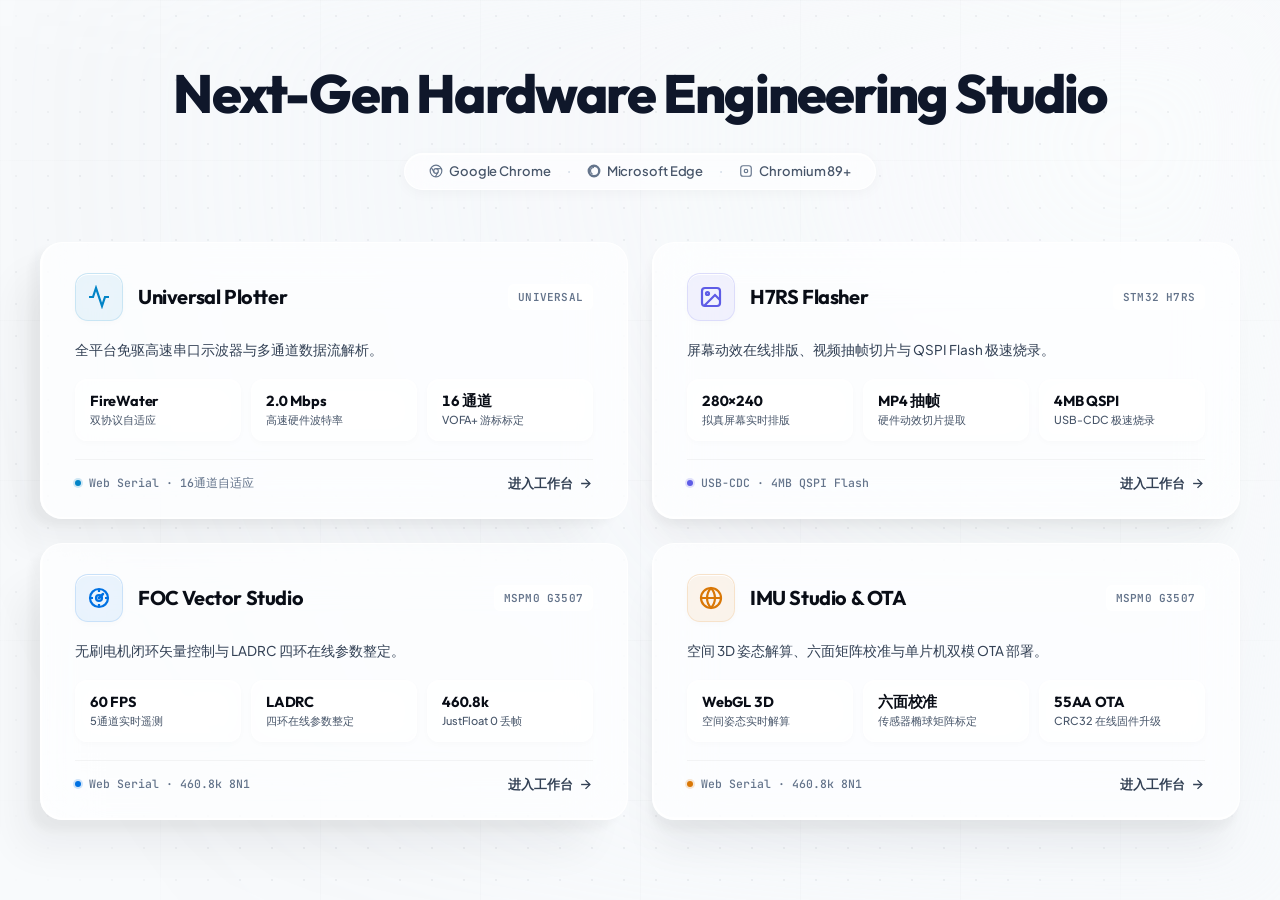
<file: index.html>
<!DOCTYPE html>
<html lang="zh-CN">
<head>
    <meta charset="UTF-8">
    <meta name="viewport" content="width=device-width, initial-scale=1.0">
    <meta http-equiv="Cache-Control" content="no-cache, no-store, must-revalidate">
    <meta http-equiv="Pragma" content="no-cache">
    <meta http-equiv="Expires" content="0">
    <link rel="icon" type="image/svg+xml" href="favicon.svg?v=20260831_butterfly_v1">
    <title>Embedded Studio · Next-Gen Hardware Engineering Suite</title>
    <link rel="stylesheet" href="style.css?v=20260829_crystal_translucent_v1">
    <link rel="preconnect" href="https://fonts.googleapis.com">
    <link rel="preconnect" href="https://fonts.gstatic.com" crossorigin>
    <link href="https://fonts.googleapis.com/css2?family=Outfit:wght@500;600;700;800&family=Plus+Jakarta+Sans:wght@400;500;600;700&family=JetBrains+Mono:wght@500;600;700&display=swap" rel="stylesheet">
</head>
<body>
    <!-- 极客点阵工程网格 (Subtle Engineering Dot Matrix) -->
    <div class="dot-matrix-grid"></div>

    <!-- 物理级光追折射漫透 Canvas 背景 -->
    <canvas id="auroraCanvas"></canvas>

    <!-- 居中核心工作台舞台 -->
    <main class="hub-main-stage">
        <!-- 核心标题区 (Linear / Apple Pro 工业级 · 纯粹极简 · 层次分明) -->
        <header class="hero-intro">
            <!-- 主标题 -->
            <h1 class="hero-title">Next-Gen Hardware Engineering Studio</h1>

            <!-- 极简浏览器支持小标题栏 -->
            <div class="hero-subtitle-capsule">
                <span class="browser-item">
                    <svg class="browser-icon" viewBox="0 0 24 24" width="14" height="14" fill="none" stroke="currentColor" stroke-width="2"><circle cx="12" cy="12" r="10"/><circle cx="12" cy="12" r="4"/><line x1="21.17" y1="8" x2="12" y2="8"/><line x1="3.95" y1="6.06" x2="8.54" y2="14"/><line x1="10.88" y1="21.94" x2="15.46" y2="14"/></svg>
                    Google Chrome
                </span>
                <span class="browser-dot-sep">·</span>
                <span class="browser-item">
                    <svg class="browser-icon" viewBox="0 0 24 24" width="14" height="14" fill="none" stroke="currentColor" stroke-width="2"><path d="M12 2a10 10 0 1 0 10 10A10 10 0 0 0 12 2zm0 18a8 8 0 1 1 8-8 8 8 0 0 1-8 8z"/><path d="M12 6a6 6 0 0 0-6 6c0 2.5 1.5 4.5 3.5 5.5"/></svg>
                    Microsoft Edge
                </span>
                <span class="browser-dot-sep">·</span>
                <span class="browser-item">
                    <svg class="browser-icon" viewBox="0 0 24 24" width="14" height="14" fill="none" stroke="currentColor" stroke-width="2"><rect x="3" y="3" width="18" height="18" rx="4"/><circle cx="12" cy="12" r="3"/></svg>
                    Chromium 89+
                </span>
            </div>
        </header>

        <!-- 2x2 大气简约工作台卡片网格 -->
        <section class="workbench-grid">
            <!-- 卡片 1: Universal Web Plotter (通用免驱示波器) -->
            <div class="workbench-card card-plotter-theme" id="cardPlotter" data-href="serial_plotter/index.html">
                <div class="card-inner">
                    <div class="card-header">
                        <div class="card-icon card-icon-plotter">
                            <svg width="24" height="24" viewBox="0 0 24 24" fill="none" stroke="currentColor" stroke-width="2.2">
                                <polyline points="22 12 18 12 15 21 9 3 6 12 2 12"></polyline>
                            </svg>
                        </div>
                        <div class="card-title-group">
                            <h2 class="card-title">Universal Plotter</h2>
                            <span class="card-badge">UNIVERSAL</span>
                        </div>
                    </div>

                    <p class="card-desc">
                        全平台免驱高速串口示波器与多通道数据流解析。
                    </p>

                    <!-- 3 列极简规格指标 -->
                    <div class="card-spec-grid">
                        <div class="spec-item">
                            <span class="spec-value">FireWater</span>
                            <span class="spec-label">双协议自适应</span>
                        </div>
                        <div class="spec-divider"></div>
                        <div class="spec-item">
                            <span class="spec-value">2.0 Mbps</span>
                            <span class="spec-label">高速硬件波特率</span>
                        </div>
                        <div class="spec-divider"></div>
                        <div class="spec-item">
                            <span class="spec-value">16 通道</span>
                            <span class="spec-label">VOFA+ 游标标定</span>
                        </div>
                    </div>

                    <div class="card-footer">
                        <div class="card-bus-tag">
                            <span class="bus-dot dot-plotter"></span>
                            <span class="bus-text">Web Serial · 16通道自适应</span>
                        </div>
                        <div class="card-action">
                            <span>进入工作台</span>
                            <svg width="15" height="15" viewBox="0 0 24 24" fill="none" stroke="currentColor" stroke-width="2.2">
                                <line x1="5" y1="12" x2="19" y2="12"></line>
                                <polyline points="12 5 19 12 12 19"></polyline>
                            </svg>
                        </div>
                    </div>
                </div>
            </div>

            <!-- 卡片 2: STM32 H7RS Resource Flasher -->
            <div class="workbench-card card-h7-theme" id="cardH7" data-href="h7rs_flasher/index.html">
                <div class="card-inner">
                    <div class="card-header">
                        <div class="card-icon card-icon-h7">
                            <svg width="24" height="24" viewBox="0 0 24 24" fill="none" stroke="currentColor" stroke-width="2.2">
                                <rect x="3" y="3" width="18" height="18" rx="3" ry="3"></rect>
                                <circle cx="8.5" cy="8.5" r="1.5"></circle>
                                <polyline points="21 15 16 10 5 21"></polyline>
                            </svg>
                        </div>
                        <div class="card-title-group">
                            <h2 class="card-title">H7RS Flasher</h2>
                            <span class="card-badge">STM32 H7RS</span>
                        </div>
                    </div>

                    <p class="card-desc">
                        屏幕动效在线排版、视频抽帧切片与 QSPI Flash 极速烧录。
                    </p>

                    <!-- 3 列极简规格指标 -->
                    <div class="card-spec-grid">
                        <div class="spec-item">
                            <span class="spec-value">280×240</span>
                            <span class="spec-label">拟真屏幕实时排版</span>
                        </div>
                        <div class="spec-divider"></div>
                        <div class="spec-item">
                            <span class="spec-value">MP4 抽帧</span>
                            <span class="spec-label">硬件动效切片提取</span>
                        </div>
                        <div class="spec-divider"></div>
                        <div class="spec-item">
                            <span class="spec-value">4MB QSPI</span>
                            <span class="spec-label">USB-CDC 极速烧录</span>
                        </div>
                    </div>

                    <div class="card-footer">
                        <div class="card-bus-tag">
                            <span class="bus-dot dot-h7"></span>
                            <span class="bus-text">USB-CDC · 4MB QSPI Flash</span>
                        </div>
                        <div class="card-action">
                            <span>进入工作台</span>
                            <svg width="15" height="15" viewBox="0 0 24 24" fill="none" stroke="currentColor" stroke-width="2.2">
                                <line x1="5" y1="12" x2="19" y2="12"></line>
                                <polyline points="12 5 19 12 12 19"></polyline>
                            </svg>
                        </div>
                    </div>
                </div>
            </div>

            <!-- 卡片 3: FOC Vector Studio (无刷电机矢量控制) -->
            <div class="workbench-card card-foc-theme" id="cardFoc" data-href="foc_studio/index.html">
                <div class="card-inner">
                    <div class="card-header">
                        <div class="card-icon card-icon-foc">
                            <svg width="24" height="24" viewBox="0 0 24 24" fill="none" stroke="currentColor" stroke-width="2.2">
                                <circle cx="12" cy="12" r="9"></circle>
                                <path d="M12 3v3m0 12v3M3 12h3m12 0h3"></path>
                                <circle cx="12" cy="12" r="3" fill="currentColor" fill-opacity="0.25"></circle>
                                <line x1="12" y1="12" x2="16" y2="8" stroke-width="2.5" stroke-linecap="round"></line>
                            </svg>
                        </div>
                        <div class="card-title-group">
                            <h2 class="card-title">FOC Vector Studio</h2>
                            <span class="card-badge">MSPM0 G3507</span>
                        </div>
                    </div>

                    <p class="card-desc">
                        无刷电机闭环矢量控制与 LADRC 四环在线参数整定。
                    </p>

                    <!-- 3 列极简规格指标 -->
                    <div class="card-spec-grid">
                        <div class="spec-item">
                            <span class="spec-value">60 FPS</span>
                            <span class="spec-label">5通道实时遥测</span>
                        </div>
                        <div class="spec-divider"></div>
                        <div class="spec-item">
                            <span class="spec-value">LADRC</span>
                            <span class="spec-label">四环在线参数整定</span>
                        </div>
                        <div class="spec-divider"></div>
                        <div class="spec-item">
                            <span class="spec-value">460.8k</span>
                            <span class="spec-label">JustFloat 0 丢帧</span>
                        </div>
                    </div>

                    <div class="card-footer">
                        <div class="card-bus-tag">
                            <span class="bus-dot dot-foc"></span>
                            <span class="bus-text">Web Serial · 460.8k 8N1</span>
                        </div>
                        <div class="card-action">
                            <span>进入工作台</span>
                            <svg width="15" height="15" viewBox="0 0 24 24" fill="none" stroke="currentColor" stroke-width="2.2">
                                <line x1="5" y1="12" x2="19" y2="12"></line>
                                <polyline points="12 5 19 12 12 19"></polyline>
                            </svg>
                        </div>
                    </div>
                </div>
            </div>

            <!-- 卡片 4: IMU Studio & OTA -->
            <div class="workbench-card card-imu-theme" id="cardImu" data-href="imu_studio/index.html">
                <div class="card-inner">
                    <div class="card-header">
                        <div class="card-icon card-icon-imu">
                            <svg width="24" height="24" viewBox="0 0 24 24" fill="none" stroke="currentColor" stroke-width="2.2" stroke-linecap="round" stroke-linejoin="round">
                                <circle cx="12" cy="12" r="10"></circle>
                                <line x1="2" y1="12" x2="22" y2="12"></line>
                                <path d="M12 2a15.3 15.3 0 0 1 4 10 15.3 15.3 0 0 1-4 10 15.3 15.3 0 0 1-4-10 15.3 15.3 0 0 1 4-10z"></path>
                            </svg>
                        </div>
                        <div class="card-title-group">
                            <h2 class="card-title">IMU Studio & OTA</h2>
                            <span class="card-badge">MSPM0 G3507</span>
                        </div>
                    </div>

                    <p class="card-desc">
                        空间 3D 姿态解算、六面矩阵校准与单片机双模 OTA 部署。
                    </p>

                    <!-- 3 列极简规格指标 -->
                    <div class="card-spec-grid">
                        <div class="spec-item">
                            <span class="spec-value">WebGL 3D</span>
                            <span class="spec-label">空间姿态实时解算</span>
                        </div>
                        <div class="spec-divider"></div>
                        <div class="spec-item">
                            <span class="spec-value">六面校准</span>
                            <span class="spec-label">传感器椭球矩阵标定</span>
                        </div>
                        <div class="spec-divider"></div>
                        <div class="spec-item">
                            <span class="spec-value">55AA OTA</span>
                            <span class="spec-label">CRC32 在线固件升级</span>
                        </div>
                    </div>

                    <div class="card-footer">
                        <div class="card-bus-tag">
                            <span class="bus-dot dot-imu"></span>
                            <span class="bus-text">Web Serial · 460.8k 8N1</span>
                        </div>
                        <div class="card-action">
                            <span>进入工作台</span>
                            <svg width="15" height="15" viewBox="0 0 24 24" fill="none" stroke="currentColor" stroke-width="2.2">
                                <line x1="5" y1="12" x2="19" y2="12"></line>
                                <polyline points="12 5 19 12 12 19"></polyline>
                            </svg>
                        </div>
                    </div>
                </div>
            </div>
        </section>
    </main>

    <!-- 交互脚本：单色自然日光光追引擎与卡片 3D 机械阻尼倾斜 -->
    <script src="aurora.js?v=20260829_crystal_translucent_v1"></script>
    <script>
        // 卡片整卡点击跳转
        document.querySelectorAll('.workbench-card').forEach(card => {
            card.addEventListener('click', (e) => {
                const href = card.getAttribute('data-href');
                if (href && !e.target.closest('a')) {
                    window.location.href = href;
                }
            });
        });
    </script>
</body>
</html>
</file>
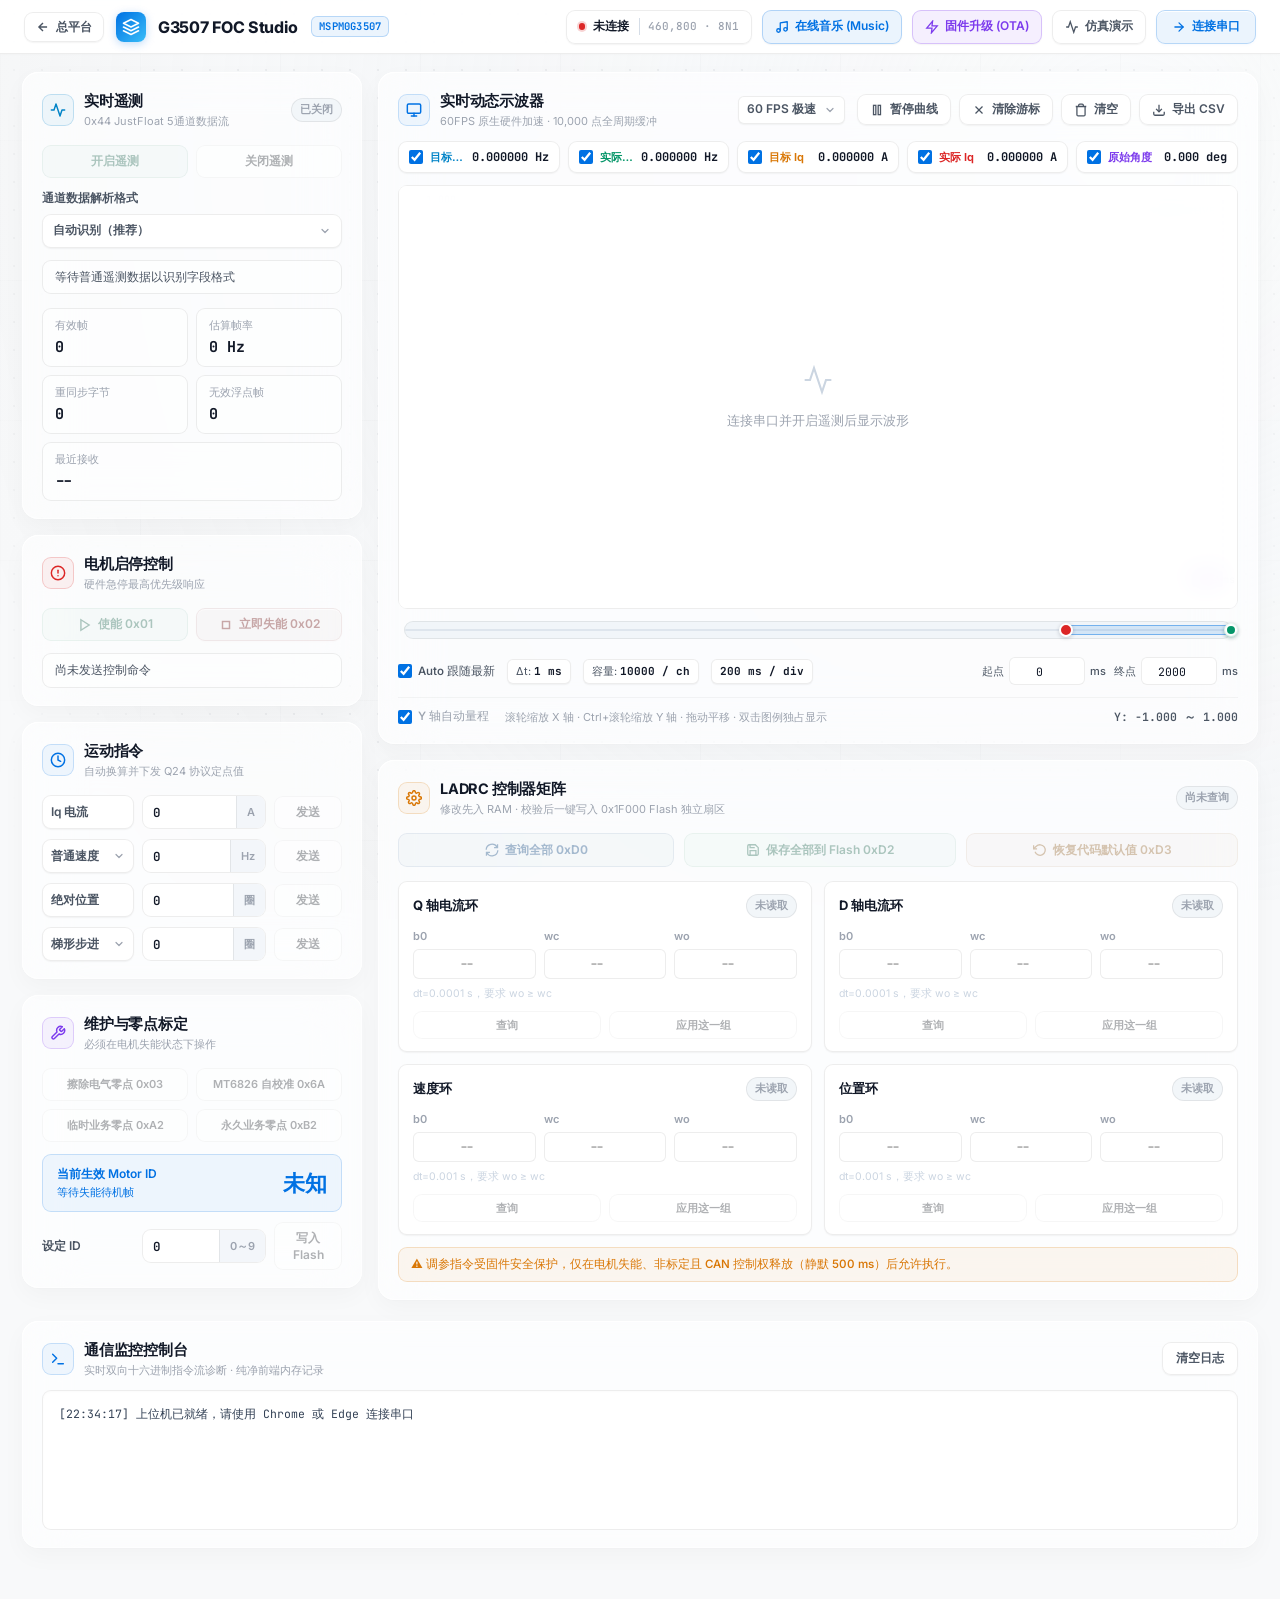
<file: foc_studio/index.html>
<!DOCTYPE html>
<html lang="zh-CN">
<head>
    <meta charset="UTF-8">
    <meta name="viewport" content="width=device-width, initial-scale=1.0">
    <link rel="icon" type="image/svg+xml" href="../favicon.svg?v=20260831_butterfly_v1">
    <title>G3507 FOC Studio · 高性能电机控制台</title>
    <link rel="stylesheet" href="style.css?v=20260831_glass_select_v1">
    <link rel="preconnect" href="https://fonts.googleapis.com">
    <link rel="preconnect" href="https://fonts.gstatic.com" crossorigin>
    <link href="https://fonts.googleapis.com/css2?family=Inter:wght@400;500;600;700;800&family=JetBrains+Mono:wght@400;500;600;700&family=Outfit:wght@600;700;800&display=swap" rel="stylesheet">
</head>
<body>
    <!-- 极客点阵工程网格 & 物理光追 Canvas 背景 -->
    <div class="dot-matrix-grid"></div>
    <canvas id="auroraCanvas"></canvas>

    <header class="topbar">
        <div class="brand-container">
            <a href="../index.html" class="hub-back-btn" title="返回统一总平台">
                <svg width="14" height="14" viewBox="0 0 24 24" fill="none" stroke="currentColor" stroke-width="2.4"><path d="M19 12H5M12 19l-7-7 7-7"/></svg>
                <span>总平台</span>
            </a>
            <div class="brand-badge">
                <svg width="18" height="18" viewBox="0 0 24 24" fill="none" stroke="currentColor" stroke-width="2.2" stroke-linecap="round" stroke-linejoin="round">
                    <polygon points="12 2 2 7 12 12 22 7 12 2"></polygon>
                    <polyline points="2 17 12 22 22 17"></polyline>
                    <polyline points="2 12 12 17 22 12"></polyline>
                </svg>
            </div>
            <span class="brand">G3507 FOC Studio</span>
            <div class="brand-tags">
                <span class="chip-badge">MSPM0G3507</span>
            </div>
        </div>
        <div class="connection-area">
            <div class="connection-pill">
                <span id="connectionIndicator" class="status-dot offline"></span>
                <span id="connectionText" class="connection-text">未连接</span>
                <span class="baud-label">460,800 · 8N1</span>
            </div>
            <button id="btnOpenMusicModal" class="btn-music-trigger" title="打开在线电机音乐播放器">
                <svg width="14" height="14" viewBox="0 0 24 24" fill="none" stroke="currentColor" stroke-width="2.2" stroke-linecap="round" stroke-linejoin="round">
                    <path d="M9 18V5l12-2v13"></path>
                    <circle cx="6" cy="18" r="3"></circle>
                    <circle cx="18" cy="16" r="3"></circle>
                </svg>
                <span>在线音乐 (Music)</span>
            </button>
            <button id="btnOpenOtaModal" class="btn-ota-trigger" title="打开固件 OTA 升级面板">
                <svg width="14" height="14" viewBox="0 0 24 24" fill="none" stroke="currentColor" stroke-width="2.2">
                    <polygon points="13 2 3 14 12 14 11 22 21 10 12 10 13 2"></polygon>
                </svg>
                <span>固件升级 (OTA)</span>
            </button>
            <button id="btnMockSim" class="btn-mock-sim" title="无硬件时开启 1kHz FOC 全真信号仿真">
                <svg width="14" height="14" viewBox="0 0 24 24" fill="none" stroke="currentColor" stroke-width="2.2">
                    <path d="M22 12h-4l-3 9L9 3l-3 9H2"/>
                </svg>
                <span>仿真演示</span>
            </button>
            <button id="btnConnect" class="btn-primary">
                <svg width="15" height="15" viewBox="0 0 24 24" fill="none" stroke="currentColor" stroke-width="2.2" stroke-linecap="round" stroke-linejoin="round">
                    <path d="M5 12h14"></path>
                    <path d="M12 5l7 7-7 7"></path>
                </svg>
                <span>连接串口</span>
            </button>
        </div>
    </header>

    <main class="workspace">
        <!-- 左侧控制看板（4个卡片，与右侧2个大卡片严格等高） -->
        <section class="left-column">
            <!-- 1. 实时遥测 -->
            <article class="card">
                <div class="card-header">
                    <div class="card-title-group">
                        <div class="card-icon icon-teal">
                            <svg width="16" height="16" viewBox="0 0 24 24" fill="none" stroke="currentColor" stroke-width="2.2" stroke-linecap="round" stroke-linejoin="round">
                                <path d="M22 12h-4l-3 9L9 3l-3 9H2"></path>
                            </svg>
                        </div>
                        <div>
                            <h2>实时遥测</h2>
                            <p>0x44 JustFloat 5通道数据流</p>
                        </div>
                    </div>
                    <span id="telemetryBadge" class="badge neutral">已关闭</span>
                </div>
                <div class="button-row">
                    <button id="btnTelemetryStart" class="btn-success requires-connection" disabled>开启遥测</button>
                    <button id="btnTelemetryStop" class="btn-secondary requires-connection" disabled>关闭遥测</button>
                </div>
                <div class="form-group">
                    <label class="field-label" for="telemetryMode">通道数据解析格式</label>
                    <select id="telemetryMode" class="custom-select">
                        <option value="auto" selected>自动识别（推荐）</option>
                        <option value="run">运行状态 (1 kHz)</option>
                        <option value="standby">失能待机 (1 Hz)</option>
                        <option value="calibration">MT6826 自校准 (100 Hz)</option>
                        <option value="raw">原始 CH1～CH5</option>
                    </select>
                </div>
                <div id="telemetrySchemaHint" class="inline-notice">等待普通遥测数据以识别字段格式</div>
                <div class="stats-grid">
                    <div class="stat-box">
                        <span>有效帧</span>
                        <strong id="statFrames">0</strong>
                    </div>
                    <div class="stat-box">
                        <span>估算帧率</span>
                        <strong id="statRate">0 Hz</strong>
                    </div>
                    <div class="stat-box">
                        <span>重同步字节</span>
                        <strong id="statResync">0</strong>
                    </div>
                    <div class="stat-box">
                        <span>无效浮点帧</span>
                        <strong id="statInvalid">0</strong>
                    </div>
                    <div class="stat-box full-width">
                        <span>最近接收</span>
                        <strong id="statLastRx">--</strong>
                    </div>
                </div>
            </article>

            <!-- 2. 电机启停安全卡片 -->
            <article class="card safety-card">
                <div class="card-header">
                    <div class="card-title-group">
                        <div class="card-icon icon-red">
                            <svg width="16" height="16" viewBox="0 0 24 24" fill="none" stroke="currentColor" stroke-width="2.2" stroke-linecap="round" stroke-linejoin="round">
                                <circle cx="12" cy="12" r="10"></circle>
                                <path d="M12 8v4"></path>
                                <path d="M12 16h.01"></path>
                            </svg>
                        </div>
                        <div>
                            <h2>电机启停控制</h2>
                            <p>硬件急停最高优先级响应</p>
                        </div>
                    </div>
                </div>
                <div class="button-row">
                    <button id="btnEnable" class="btn-success requires-connection" disabled>
                        <svg width="14" height="14" viewBox="0 0 24 24" fill="none" stroke="currentColor" stroke-width="2.5"><polygon points="5 3 19 12 5 21 5 3"></polygon></svg>
                        <span>使能 0x01</span>
                    </button>
                    <button id="btnDisable" class="btn-danger emergency requires-connection" disabled>
                        <svg width="14" height="14" viewBox="0 0 24 24" fill="none" stroke="currentColor" stroke-width="2.5"><rect x="6" y="6" width="12" height="12"></rect></svg>
                        <span>立即失能 0x02</span>
                    </button>
                </div>
                <div id="commandState" class="inline-notice">尚未发送控制命令</div>
            </article>

            <!-- 3. 运动控制指令 -->
            <article class="card motion-command-card">
                <div class="card-header">
                    <div class="card-title-group">
                        <div class="card-icon icon-blue">
                            <svg width="16" height="16" viewBox="0 0 24 24" fill="none" stroke="currentColor" stroke-width="2.2" stroke-linecap="round" stroke-linejoin="round">
                                <circle cx="12" cy="12" r="10"></circle>
                                <polyline points="12 6 12 12 16 14"></polyline>
                            </svg>
                        </div>
                        <div>
                            <h2>运动指令</h2>
                            <p>自动换算并下发 Q24 协议定点值</p>
                        </div>
                    </div>
                </div>
                <div class="command-grid">
                    <div class="command-row">
                        <label for="inputCurrent" class="command-static-label">Iq 电流</label>
                        <div class="input-unit">
                            <input id="inputCurrent" type="number" min="-1.5" max="1.5" step="0.01" value="0">
                            <span class="unit-tag">A</span>
                        </div>
                        <button data-motion="current" class="btn-secondary requires-connection" disabled>发送</button>
                    </div>

                    <div class="command-row has-mode-select">
                        <select id="speedMode" class="command-mode-select" aria-label="速度控制模式">
                            <option value="speed">普通速度</option>
                            <option value="lowSpeedTorque">低速大力矩</option>
                        </select>
                        <div class="input-unit">
                            <input id="inputSpeed" type="number" min="-100" max="100" step="0.1" value="0">
                            <span class="unit-tag">Hz</span>
                        </div>
                        <button data-motion="speed" class="btn-secondary requires-connection" disabled>发送</button>
                    </div>

                    <div class="command-row">
                        <label for="inputPosition" class="command-static-label">绝对位置</label>
                        <div class="input-unit">
                            <input id="inputPosition" type="number" min="-10" max="10" step="0.01" value="0">
                            <span class="unit-tag">圈</span>
                        </div>
                        <button data-motion="position" class="btn-secondary requires-connection" disabled>发送</button>
                    </div>

                    <div class="command-row has-mode-select">
                        <select id="stepMode" class="command-mode-select" aria-label="相对位置控制模式">
                            <option value="step">梯形步进</option>
                            <option value="directStep">直接阶跃</option>
                        </select>
                        <div class="input-unit">
                            <input id="inputStep" type="number" min="-2" max="2" step="0.01" value="0">
                            <span class="unit-tag">圈</span>
                        </div>
                        <button data-motion="step" class="btn-secondary requires-connection" disabled>发送</button>
                    </div>
                </div>
            </article>

            <!-- 4. 维护与配置（底边与右侧 LADRC 卡片底边严格平齐） -->
            <article class="card">
                <div class="card-header">
                    <div class="card-title-group">
                        <div class="card-icon icon-purple">
                            <svg width="16" height="16" viewBox="0 0 24 24" fill="none" stroke="currentColor" stroke-width="2.2" stroke-linecap="round" stroke-linejoin="round">
                                <path d="M14.7 6.3a1 1 0 0 0 0 1.4l1.6 1.6a1 1 0 0 0 1.4 0l3.77-3.77a6 6 0 0 1-7.94 7.94l-6.91 6.91a2.12 2.12 0 0 1-3-3l6.91-6.91a6 6 0 0 1 7.94-7.94l-3.76 3.76z"></path>
                            </svg>
                        </div>
                        <div>
                            <h2>维护与零点标定</h2>
                            <p>必须在电机失能状态下操作</p>
                        </div>
                    </div>
                </div>
                <div class="maintenance-grid">
                    <button id="btnClearElectricalZero" class="btn-secondary requires-connection" disabled>擦除电气零点 0x03</button>
                    <button id="btnEncoderCalibration" class="btn-secondary requires-connection" disabled>MT6826 自校准 0x6A</button>
                    <button id="btnSetTempZero" class="btn-secondary requires-connection" disabled>临时业务零点 0xA2</button>
                    <button id="btnSaveZero" class="btn-secondary requires-connection" disabled>永久业务零点 0xB2</button>
                </div>
                <div class="motor-id-card">
                    <div class="motor-id-info">
                        <span>当前生效 Motor ID</span>
                        <strong id="currentMotorId">未知</strong>
                        <small id="motorIdReadbackHint">等待失能待机帧回传</small>
                    </div>
                </div>
                <div class="command-row motor-id-row">
                    <label for="inputMotorId">设定 ID</label>
                    <div class="input-unit">
                        <input id="inputMotorId" type="number" min="0" max="9" step="1" value="0">
                        <span class="unit-tag">0～9</span>
                    </div>
                    <button id="btnSetMotorId" class="btn-secondary requires-connection" disabled>写入 Flash</button>
                </div>
            </article>
        </section>

        <!-- 右侧主控制面板（示波器 + LADRC矩阵，与左侧4个卡片等高严格对齐） -->
        <section class="center-column">
            <!-- 1. 实时示波器 -->
            <article class="card plot-card">
                <div class="card-header plot-toolbar">
                    <div class="card-title-group">
                        <div class="card-icon icon-blue">
                            <svg width="16" height="16" viewBox="0 0 24 24" fill="none" stroke="currentColor" stroke-width="2.2" stroke-linecap="round" stroke-linejoin="round">
                                <rect x="2" y="3" width="20" height="14" rx="2" ry="2"></rect>
                                <line x1="8" y1="21" x2="16" y2="21"></line>
                                <line x1="12" y1="17" x2="12" y2="21"></line>
                            </svg>
                        </div>
                        <div>
                            <h2>实时动态示波器</h2>
                            <p>60FPS 原生硬件加速 · 10,000 点全周期缓冲</p>
                        </div>
                    </div>
                    <div class="button-row compact">
                        <div class="fps-select-wrapper" style="display:flex;align-items:center;margin-right:4px;">
                            <select id="selectPlotFps" class="select-modern" style="padding:4px 8px;font-size:12px;border-radius:6px;border:1px solid rgba(203,213,225,0.8);background:#fff;color:#334155;font-weight:600;cursor:pointer;">
                                <option value="60" selected>60 FPS 极速</option>
                                <option value="30">30 FPS 节能</option>
                            </select>
                        </div>
                        <button id="btnPausePlot" class="btn-secondary">
                            <svg width="14" height="14" viewBox="0 0 24 24" fill="none" stroke="currentColor" stroke-width="2.2"><rect x="6" y="4" width="4" height="16"></rect><rect x="14" y="4" width="4" height="16"></rect></svg>
                            <span>暂停曲线</span>
                        </button>
                        <button id="btnClearMarkers" class="btn-secondary" title="清除双击固定的 VOFA+ 差值测量游标 (或按 ESC)">
                            <svg width="14" height="14" viewBox="0 0 24 24" fill="none" stroke="currentColor" stroke-width="2.2"><line x1="18" y1="6" x2="6" y2="18"></line><line x1="6" y1="6" x2="18" y2="18"></line></svg>
                            <span>清除游标</span>
                        </button>
                        <button id="btnClearPlot" class="btn-secondary">
                            <svg width="14" height="14" viewBox="0 0 24 24" fill="none" stroke="currentColor" stroke-width="2.2"><polyline points="3 6 5 6 21 6"></polyline><path d="M19 6v14a2 2 0 0 1-2 2H7a2 2 0 0 1-2-2V6m3 0V4a2 2 0 0 1 2-2h4a2 2 0 0 1 2 2v2"></path></svg>
                            <span>清空</span>
                        </button>
                        <button id="btnExportCsv" class="btn-secondary">
                            <svg width="14" height="14" viewBox="0 0 24 24" fill="none" stroke="currentColor" stroke-width="2.2"><path d="M21 15v4a2 2 0 0 1-2 2H5a2 2 0 0 1-2-2v-4"></path><polyline points="7 10 12 15 17 10"></polyline><line x1="12" y1="15" x2="12" y2="3"></line></svg>
                            <span>导出 CSV</span>
                        </button>
                    </div>
                </div>

                <div id="channelLegend" class="channel-legend"></div>

                <div class="canvas-shell">
                    <canvas id="plotCanvas"></canvas>
                    <div id="plotEmpty" class="plot-empty">
                        <div class="empty-icon">
                            <svg width="32" height="32" viewBox="0 0 24 24" fill="none" stroke="currentColor" stroke-width="1.6">
                                <path d="M22 12h-4l-3 9L9 3l-3 9H2"></path>
                            </svg>
                        </div>
                        <div>连接串口并开启遥测后显示波形</div>
                    </div>
                    <div id="plotTooltip" class="plot-tooltip"></div>
                    <div id="plotAxisHint" class="plot-axis-hint"></div>
                </div>

                <!-- 历史全景范围滑条 -->
                <div id="plotOverview" class="plot-overview" title="完整缓存范围；拖动两端手柄修改 X 轴起止边界">
                    <div id="plotOverviewWindow" class="plot-overview-window"></div>
                    <button id="plotOverviewStart" class="plot-overview-handle start" type="button" aria-label="X轴开始边界"></button>
                    <button id="plotOverviewEnd" class="plot-overview-handle end" type="button" aria-label="X轴结束边界"></button>
                    <span id="plotOverviewLatest" class="plot-overview-latest" title="最新数据位置"></span>
                </div>

                <div class="plot-x-controls">
                    <label class="checkbox-label"><input id="xAuto" type="checkbox" checked> <span>Auto 跟随最新</span></label>
                    <div class="badge-tag">Δt: <strong id="plotDeltaT">1 ms</strong></div>
                    <div class="badge-tag">容量: <strong>10000 / ch</strong></div>
                    <div class="badge-tag"><strong id="plotXDiv">200 ms / div</strong></div>
                    <div class="x-input-group">
                        <label>起点 <input id="plotXStart" type="number" step="any" value="0"> ms</label>
                        <label>终点 <input id="plotXEnd" type="number" step="any" value="2000"> ms</label>
                    </div>
                </div>

                <div class="plot-footer">
                    <label class="checkbox-label"><input id="autoScale" type="checkbox" checked> <span>Y 轴自动量程</span></label>
                    <span class="plot-help-tip">滚轮缩放 X 轴 · Ctrl+滚轮缩放 Y 轴 · 拖动平移 · 双击图例独占显示</span>
                    <span id="plotRange" class="plot-range-indicator">Y: --</span>
                </div>
            </article>

            <!-- 2. LADRC 参数配置（底边与左侧【维护与零点标定】底边精确对齐） -->
            <article class="card ladrc-card">
                <div class="card-header">
                    <div class="card-title-group">
                        <div class="card-icon icon-amber">
                            <svg width="16" height="16" viewBox="0 0 24 24" fill="none" stroke="currentColor" stroke-width="2.2" stroke-linecap="round" stroke-linejoin="round">
                                <circle cx="12" cy="12" r="3"></circle>
                                <path d="M19.4 15a1.65 1.65 0 0 0 .33 1.82l.06.06a2 2 0 0 1 0 2.83 2 2 0 0 1-2.83 0l-.06-.06a1.65 1.65 0 0 0-1.82-.33 1.65 1.65 0 0 0-1 1.51V21a2 2 0 0 1-2 2 2 2 0 0 1-2-2v-.09A1.65 1.65 0 0 0 9 19.4a1.65 1.65 0 0 0-1.82.33l-.06.06a2 2 0 0 1-2.83 0 2 2 0 0 1 0-2.83l.06-.06a1.65 1.65 0 0 0 .33-1.82 1.65 1.65 0 0 0-1.51-1H3a2 2 0 0 1-2-2 2 2 0 0 1 2-2h.09A1.65 1.65 0 0 0 4.6 9a1.65 1.65 0 0 0-.33-1.82l-.06-.06a2 2 0 0 1 0-2.83 2 2 0 0 1 2.83 0l.06.06a1.65 1.65 0 0 0 1.82.33H9a1.65 1.65 0 0 0 1-1.51V3a2 2 0 0 1 2-2 2 2 0 0 1 2 2v.09a1.65 1.65 0 0 0 1 1.51 1.65 1.65 0 0 0 1.82-.33l.06-.06a2 2 0 0 1 2.83 0 2 2 0 0 1 0 2.83l-.06.06a1.65 1.65 0 0 0-.33 1.82V9a1.65 1.65 0 0 0 1.51 1H21a2 2 0 0 1 2 2 2 2 0 0 1-2 2h-.09a1.65 1.65 0 0 0-1.51 1z"></path>
                            </svg>
                        </div>
                        <div>
                            <h2>LADRC 控制器矩阵</h2>
                            <p>修改先入 RAM · 校验后一键写入 0x1F000 Flash 独立扇区</p>
                        </div>
                    </div>
                    <span id="ladrcGlobalStatus" class="badge neutral">尚未查询</span>
                </div>
                <div class="ladrc-actions">
                    <button id="btnQueryAll" class="btn-primary requires-connection" disabled>
                        <svg width="14" height="14" viewBox="0 0 24 24" fill="none" stroke="currentColor" stroke-width="2.2"><path d="M21.5 2v6h-6M2.5 22v-6h6M2 11.5a10 10 0 0 1 18.8-4.3M22 12.5a10 10 0 0 1-18.8 4.2"></path></svg>
                        <span>查询全部 0xD0</span>
                    </button>
                    <button id="btnSaveLadrc" class="btn-success requires-connection" disabled>
                        <svg width="14" height="14" viewBox="0 0 24 24" fill="none" stroke="currentColor" stroke-width="2.2"><path d="M19 21H5a2 2 0 0 1-2-2V5a2 2 0 0 1 2-2h11l5 5v11a2 2 0 0 1-2 2z"></path><polyline points="17 21 17 13 7 13 7 21"></polyline><polyline points="7 3 7 8 15 8"></polyline></svg>
                        <span>保存全部到 Flash 0xD2</span>
                    </button>
                    <button id="btnRestoreLadrc" class="btn-warning requires-connection" disabled>
                        <svg width="14" height="14" viewBox="0 0 24 24" fill="none" stroke="currentColor" stroke-width="2.2"><polyline points="1 4 1 10 7 10"></polyline><path d="M3.51 15a9 9 0 1 0 2.13-9.36L1 10"></path></svg>
                        <span>恢复代码默认值 0xD3</span>
                    </button>
                </div>
                <div id="ladrcGroups" class="ladrc-groups"></div>
                <div class="inline-notice notice-subtle">⚠️ 调参指令受固件安全保护，仅在电机失能、非标定且 CAN 控制权释放（静默 500 ms）后允许执行。</div>
            </article>
        </section>

        <!-- 最底部横贯全宽的长长通信监控控制台 (Full-width Footer) -->
        <section class="bottom-full">
            <article class="card log-card">
                <div class="card-header">
                    <div class="card-title-group">
                        <div class="card-icon icon-blue">
                            <svg width="16" height="16" viewBox="0 0 24 24" fill="none" stroke="currentColor" stroke-width="2.2" stroke-linecap="round" stroke-linejoin="round">
                                <polyline points="4 17 10 11 4 5"></polyline>
                                <line x1="12" y1="19" x2="20" y2="19"></line>
                            </svg>
                        </div>
                        <div>
                            <h2>通信监控控制台</h2>
                            <p>实时双向十六进制指令流诊断 · 纯净前端内存记录</p>
                        </div>
                    </div>
                    <button id="btnClearLog" class="btn-secondary">清空日志</button>
                </div>
                <div id="logOutput" class="log-output"></div>
            </article>
        </section>
    </main>

    <div id="toastContainer" class="toast-container"></div>

    <!-- OTA 固件升级模态对话框 (支持预置固件库与本地上传双模式) -->
    <div id="otaModal" class="modal-overlay" style="display: none;">
        <div class="modal-card ota-card">
            <div class="modal-header">
                <div class="modal-title-wrap">
                    <div class="modal-icon-badge">
                        <svg width="20" height="20" viewBox="0 0 24 24" fill="none" stroke="currentColor" stroke-width="2.3"><polygon points="13 2 3 14 12 14 11 22 21 10 12 10 13 2"></polygon></svg>
                    </div>
                    <div>
                        <h3 class="modal-title">MSPM0 G3507 固件 OTA 升级</h3>
                        <p class="modal-subtitle">Bootloader 460,800 · CRC32 小端 256B 分包极速写入</p>
                    </div>
                </div>
                <button id="btnCloseOtaModal" class="btn-close-modal" title="关闭">&times;</button>
            </div>

            <div class="modal-body">
                <!-- 固件来源双 Tab 切换 -->
                <div class="ota-tabs">
                    <button id="tabPresetFirmware" class="ota-tab-btn active">
                        <svg width="14" height="14" viewBox="0 0 24 24" fill="none" stroke="currentColor" stroke-width="2.2"><path d="M22 19a2 2 0 0 1-2 2H4a2 2 0 0 1-2-2V5a2 2 0 0 1 2-2h5l2 3h9a2 2 0 0 1 2 2z"></path></svg>
                        <span>预置固件库 (firmware/)</span>
                    </button>
                    <button id="tabCustomFirmware" class="ota-tab-btn">
                        <svg width="14" height="14" viewBox="0 0 24 24" fill="none" stroke="currentColor" stroke-width="2.2"><path d="M21 15v4a2 2 0 0 1-2 2H5a2 2 0 0 1-2-2v-4"></path><polyline points="17 8 12 3 7 8"></polyline><line x1="12" y1="3" x2="12" y2="15"></line></svg>
                        <span>本地上传 (.bin)</span>
                    </button>
                </div>

                <!-- 视图 1: 预置固件库选择器 -->
                <div id="otaPresetSection" class="ota-view-section">
                    <div class="preset-select-wrap">
                        <label for="selectPresetFirmware" class="select-label">选择预置固件版本：</label>
                        <select id="selectPresetFirmware" class="select-modern ota-select"></select>
                    </div>
                    <div id="presetDesc" class="preset-desc-box">--</div>
                </div>

                <!-- 视图 2: 本地拖拽上传区 -->
                <div id="otaUploadSection" class="ota-view-section" style="display: none;">
                    <div id="otaDropZone" class="ota-drop-zone">
                        <input type="file" id="otaFileInput" accept=".bin" style="display: none;">
                        <div class="drop-icon">📤</div>
                        <div class="drop-text-primary">点击选择或将本地 FOC 固件 (.bin) 拖入此处</div>
                        <div class="drop-text-secondary">可将常用固件放入 foc_studio/firmware/ 目录下统一管理</div>
                    </div>
                </div>

                <!-- 固件元信息卡片 -->
                <div id="otaFileInfo" class="ota-file-info">
                    <div class="info-item">
                        <span class="info-label">固件名称</span>
                        <span id="otaFileName" class="info-val">--</span>
                    </div>
                    <div class="info-item">
                        <span class="info-label">文件大小</span>
                        <span id="otaFileSize" class="info-val">--</span>
                    </div>
                    <div class="info-item">
                        <span class="info-label">整包 CRC32</span>
                        <span id="otaFileCrc" class="info-val font-mono">--</span>
                    </div>
                </div>

                <!-- 6步状态指示器 -->
                <div class="ota-stepper">
                    <div class="step-item" id="stepTrigger"><span class="step-dot"></span><span>1. 进入口令</span></div>
                    <div class="step-item" id="stepHandshake"><span class="step-dot"></span><span>2. 握手</span></div>
                    <div class="step-item" id="stepErase"><span class="step-dot"></span><span>3. 擦除</span></div>
                    <div class="step-item" id="stepData"><span class="step-dot"></span><span>4. 写入</span></div>
                    <div class="step-item" id="stepVerify"><span class="step-dot"></span><span>5. 校验</span></div>
                    <div class="step-item" id="stepComplete"><span class="step-dot"></span><span>6. 重启</span></div>
                </div>

                <!-- 进度看板 -->
                <div class="ota-progress-section">
                    <div class="progress-bar-wrap">
                        <div id="otaProgressBar" class="progress-bar-fill" style="width: 0%;"></div>
                    </div>
                    <div class="progress-meta">
                        <span id="otaPercentText" class="meta-percent">0.0%</span>
                        <span id="otaSpeedText" class="meta-speed">0.0 KB/s</span>
                        <span id="otaBytesText" class="meta-bytes">0 / 0 B</span>
                    </div>
                </div>

                <!-- 日志视窗 (浅色优雅工控风) -->
                <div class="ota-log-wrap">
                    <div class="log-header">
                        <span>升级实时诊断日志</span>
                        <button id="btnClearOtaLog" class="btn-mini-action">清空</button>
                    </div>
                    <div id="otaLogConsole" class="ota-log-console">
                        <div class="log-entry log-info">[系统就绪] 请选择固件并点击开始升级</div>
                    </div>
                </div>
            </div>

            <div class="modal-footer">
                <button id="btnAbortOta" class="btn-ota-secondary" disabled>中止升级</button>
                <button id="btnStartOta" class="btn-ota-primary" disabled>开始 OTA 升级</button>
            </div>
        </div>
    </div>

    <!-- ========================================== -->
    <!-- 在线电机音乐工作站弹窗 (Music Modal) -->
    <!-- ========================================== -->
    <div id="musicModal" class="modal-overlay" style="display: none;">
        <div class="modal-card music-card">
            <div class="modal-header">
                <div class="modal-title-group">
                    <div class="modal-icon-badge music-badge">
                        <svg width="20" height="20" viewBox="0 0 24 24" fill="none" stroke="currentColor" stroke-width="2.2" stroke-linecap="round" stroke-linejoin="round">
                            <path d="M9 18V5l12-2v13"></path>
                            <circle cx="6" cy="18" r="3"></circle>
                            <circle cx="18" cy="16" r="3"></circle>
                        </svg>
                    </div>
                    <div>
                        <h3 class="modal-title">在线电机音乐工作站</h3>
                        <p class="modal-subtitle">MP4视频 / MP3 / WAV / MIDI / 简谱 实时推流合成</p>
                    </div>
                </div>
                <button id="btnCloseMusicModal" class="btn-close-modal" title="关闭">&times;</button>
            </div>

            <div class="modal-body music-body">
                <!-- 拖拽导入区 -->
                <div id="musicDropzone" class="music-dropzone">
                    <input type="file" id="musicFileInput" accept=".mp4,.webm,.mp3,.wav,.ogg,.aac,.mid,.midi,.rtttl,.txt" style="display: none;">
                    <div class="music-drop-icon">🎵</div>
                    <div class="music-drop-text">点击选择或拖入音视频/MIDI/乐谱文件</div>
                    <div class="music-drop-hints">支持 MP4, WebM, MP3, WAV, MIDI (.mid), 诺基亚铃声 (.rtttl), 简谱 (.txt)</div>
                </div>

                <!-- 视频同步播放视窗 (仅 MP4/WebM 时显示) -->
                <div id="musicVideoWrapper" class="music-video-wrapper" style="display: none;">
                    <video id="musicVideoPreview" class="music-video-player" playsinline muted></video>
                </div>

                <!-- 乐曲元信息卡片 -->
                <div id="musicFileInfoCard" class="music-info-card" style="display: none;">
                    <div class="music-info-icon">🎼</div>
                    <div class="music-info-details">
                        <div id="musicFileName" class="music-file-name">--</div>
                        <div id="musicFileMeta" class="music-file-meta">--</div>
                    </div>
                    <div id="musicStatusPill" class="status-pill pill-idle">就绪</div>
                </div>

                <!-- 钢琴卷帘音符可视化 -->
                <div class="music-canvas-wrap">
                    <canvas id="musicPianoRoll" class="music-piano-roll"></canvas>
                </div>

                <!-- 推流进度与下位机状态 -->
                <div class="music-progress-section">
                    <div class="progress-bar-wrap">
                        <div id="musicProgressBar" class="progress-bar-fill" style="width: 0%;"></div>
                    </div>
                    <div class="music-progress-meta">
                        <span id="musicProgressText">等待推流...</span>
                    </div>
                </div>

                <!-- 音量控制滑块 -->
                <div class="music-control-panel">
                    <div class="vol-control-group">
                        <label for="musicVolSlider" class="vol-label">发声音量 (D轴电压):</label>
                        <input type="range" id="musicVolSlider" min="100" max="1500" step="50" value="800" class="music-slider">
                        <span id="musicVolValue" class="vol-value-badge">0.80 V</span>
                    </div>
                    <div class="music-safety-hint">💡 严格限幅 ≤1.5V；急停与 FOC 故障具有最高优先权，电机失能时自动禁音。</div>
                </div>
            </div>

            <div class="modal-footer">
                <button id="btnMusicStop" class="btn-music-secondary" disabled>⏹ 停止播放</button>
                <button id="btnMusicPlay" class="btn-music-primary" disabled>▶ 开始播放</button>
            </div>
        </div>
    </div>

    <script src="firmware/firmware_info.js?v=29"></script>
    <script src="firmware/firmware_data.js?v=29"></script>
    <script src="serial.js?v=20260901_v5"></script>
    <script src="audio_studio.js?v=20260901_v6"></script>
    <script src="ota_engine.js?v=24"></script>
    <script src="plot.js?v=24"></script>
    <script src="custom_select.js?v=20260831_glass_select_v1"></script>
    <script src="app.js?v=20260901_v4"></script>
    <script src="../aurora.js?v=20260829_sub_physics_v1"></script>
</body>
</html>
</file>
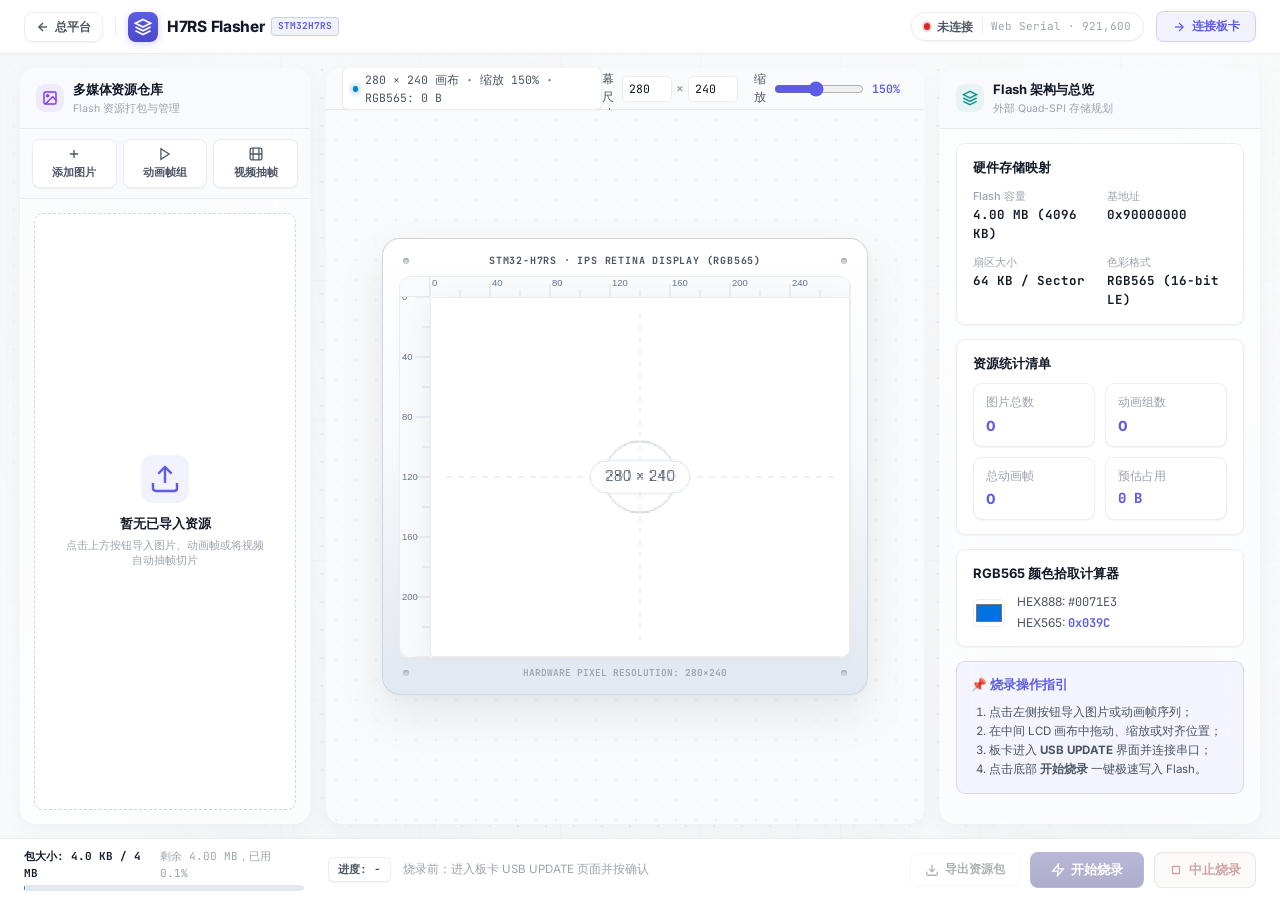
<file: h7rs_flasher/index.html>
<!DOCTYPE html>
<html lang="zh-CN">
<head>
    <meta charset="UTF-8">
    <meta name="viewport" content="width=device-width, initial-scale=1.0">
    <link rel="icon" type="image/svg+xml" href="../favicon.svg?v=20260831_butterfly_v1">
    <title>STM32 H7RS Resource Web Flasher · 屏幕资源烧录工作台</title>
<link rel="stylesheet" href="style.css?v=20260831_select_v1">
    <link rel="preconnect" href="https://fonts.googleapis.com">
    <link rel="preconnect" href="https://fonts.gstatic.com" crossorigin>
    <link href="https://fonts.googleapis.com/css2?family=Inter:wght@400;500;600;700;800&family=JetBrains+Mono:wght@400;500;600;700&family=Outfit:wght@600;700;800&display=swap" rel="stylesheet">
</head>
<body>
    <!-- 极客点阵工程网格 & 物理光追 Canvas 背景 -->
    <div class="dot-matrix-grid"></div>
    <canvas id="auroraCanvas"></canvas>

    <!-- 顶部导航栏 (统一 Apple / Tesla 浅色工控透光磨砂玻璃) -->
    <header class="app-header">
        <div class="header-left">
            <a href="../index.html" class="back-home-btn" title="返回统一总平台">
                <svg width="14" height="14" viewBox="0 0 24 24" fill="none" stroke="currentColor" stroke-width="2.4">
                    <line x1="19" y1="12" x2="5" y2="12"></line>
                    <polyline points="12 19 5 12 12 5"></polyline>
                </svg>
                <span>总平台</span>
            </a>
            <div class="brand-divider"></div>
            <div class="brand-badge">
                <div class="brand-icon">
                    <svg width="18" height="18" viewBox="0 0 24 24" fill="none" stroke="currentColor" stroke-width="2.2">
                        <polygon points="12 2 2 7 12 12 22 7 12 2"></polygon>
                        <polyline points="2 17 12 22 22 17"></polyline>
                        <polyline points="2 12 12 17 22 12"></polyline>
                    </svg>
                </div>
                <div class="brand-text-group">
                    <span class="brand-name">H7RS Flasher</span>
                    <span class="brand-tag">STM32H7RS</span>
                </div>
            </div>
        </div>

        <div class="header-right">
            <div class="status-capsule">
                <span id="connectionDot" class="status-dot offline"></span>
                <span id="connectionIndicator" class="connection-text">未连接</span>
                <span class="browser-hint-label">Web Serial · 921,600</span>
            </div>

            <button id="btnConnect" class="btn-connect-ready">
                <svg width="14" height="14" viewBox="0 0 24 24" fill="none" stroke="currentColor" stroke-width="2.2">
                    <path d="M5 12h14"></path>
                    <path d="M12 5l7 7-7 7"></path>
                </svg>
                <span>连接板卡</span>
            </button>
        </div>
    </header>

    <main class="main-content">
        <!-- 左侧：资源仓库看板 -->
        <aside class="sidebar-left">
            <div class="sidebar-header">
                <div class="sidebar-title-row">
                    <div class="card-icon icon-purple">
                        <svg width="16" height="16" viewBox="0 0 24 24" fill="none" stroke="currentColor" stroke-width="2.2">
                            <rect x="3" y="3" width="18" height="18" rx="2" ry="2"></rect>
                            <circle cx="8.5" cy="8.5" r="1.5"></circle>
                            <polyline points="21 15 16 10 5 21"></polyline>
                        </svg>
                    </div>
                    <div>
                        <h2>多媒体资源仓库</h2>
                        <p>Flash 资源打包与管理</p>
                    </div>
                </div>
            </div>

            <div class="toolbar">
                <input type="file" id="fileInput" multiple accept=".png,.jpg,.jpeg,.bmp" hidden>
                <input type="file" id="animationInput" multiple accept=".png,.jpg,.jpeg,.bmp" hidden>
                <input type="file" id="appendFramesInput" multiple accept=".png,.jpg,.jpeg,.bmp" hidden>
                <input type="file" id="videoInput" accept="video/*" hidden>
                
                <div class="add-buttons-grid">
                    <button id="btnAddImage" class="btn-secondary add-btn btn-add-img">
                        <svg width="14" height="14" viewBox="0 0 24 24" fill="none" stroke="currentColor" stroke-width="2.2"><line x1="12" y1="5" x2="12" y2="19"></line><line x1="5" y1="12" x2="19" y2="12"></line></svg>
                        <span>添加图片</span>
                    </button>
                    <button id="btnAddAnimation" class="btn-secondary add-btn btn-add-anim">
                        <svg width="14" height="14" viewBox="0 0 24 24" fill="none" stroke="currentColor" stroke-width="2.2"><polygon points="5 3 19 12 5 21 5 3"></polygon></svg>
                        <span>动画帧组</span>
                    </button>
                    <button id="btnAddVideo" class="btn-secondary add-btn btn-add-video">
                        <svg width="14" height="14" viewBox="0 0 24 24" fill="none" stroke="currentColor" stroke-width="2.2"><rect x="2" y="2" width="20" height="20" rx="2.18" ry="2.18"></rect><line x1="7" y1="2" x2="7" y2="22"></line><line x1="17" y1="2" x2="17" y2="22"></line><line x1="2" y1="12" x2="22" y2="12"></line></svg>
                        <span>视频抽帧</span>
                    </button>
                </div>
            </div>

            <div class="resource-list-container">
                <ul id="resourceList" class="resource-list"></ul>
                <div id="emptyResourceHint" class="empty-resource-state">
                    <div class="empty-icon-wrap">
                        <svg width="32" height="32" viewBox="0 0 24 24" fill="none" stroke="currentColor" stroke-width="1.8">
                            <path d="M21 15v4a2 2 0 0 1-2 2H5a2 2 0 0 1-2-2v-4"></path>
                            <polyline points="17 8 12 3 7 8"></polyline>
                            <line x1="12" y1="3" x2="12" y2="15"></line>
                        </svg>
                    </div>
                    <div class="empty-text-title">暂无已导入资源</div>
                    <div class="empty-text-desc">点击上方按钮导入图片、动画帧或将视频自动抽帧切片</div>
                </div>
            </div>
        </aside>

        <!-- 中间：LCD 硬件工作台与标尺视口 -->
        <section class="preview-area">
            <!-- 顶部悬浮工具栏 (Apple Pro 磨砂胶囊) -->
            <div class="preview-toolbar">
                <div class="preview-info-pill" id="previewInfo">
                    <span class="info-dot"></span>
                    <span>280 × 240 LCD · 缩放 150% · RGB565: 0 B</span>
                </div>
                
                <div class="display-settings">
                    <div class="setting-item">
                        <label for="lcdWidth">屏幕尺寸</label>
                        <div class="size-inputs">
                            <input type="number" id="lcdWidth" min="1" max="4096" value="280">
                            <span class="sep">×</span>
                            <input type="number" id="lcdHeight" min="1" max="4096" value="240">
                        </div>
                    </div>
                    
                    <div class="setting-item zoom-item">
                        <label for="previewZoom">缩放</label>
                        <div class="zoom-slider-group">
                            <input type="range" id="previewZoom" min="25" max="300" step="5" value="150">
                            <span id="previewZoomValue" class="zoom-val">150%</span>
                        </div>
                    </div>
                </div>
            </div>

            <!-- 画布视口 (实体 LCD 工业级硬件外壳) -->
            <div class="preview-scroll" id="previewScroll">
                <div class="lcd-hardware-frame">
                    <div class="lcd-frame-header">
                        <span class="lcd-bezel-screws screw-tl"></span>
                        <span class="lcd-bezel-title">STM32-H7RS · IPS RETINA DISPLAY (RGB565)</span>
                        <span class="lcd-bezel-screws screw-tr"></span>
                    </div>
                    <div class="preview-grid" id="previewGrid">
                        <div class="ruler-corner"></div>
                        <canvas id="rulerTop" width="420" height="20"></canvas>
                        <canvas id="rulerLeft" width="30" height="360"></canvas>
                        <div class="canvas-container">
                            <canvas id="lcdCanvas" width="280" height="240"></canvas>
                        </div>
                    </div>
                    <div class="lcd-frame-footer">
                        <span class="lcd-bezel-screws screw-bl"></span>
                        <span class="lcd-bezel-sub">HARDWARE PIXEL RESOLUTION: <b id="lcdResolutionBadge">280×240</b></span>
                        <span class="lcd-bezel-screws screw-br"></span>
                    </div>
                </div>
            </div>
        </section>

        <!-- 右侧：常驻双模态参数与 Flash 看板 -->
        <aside class="sidebar-right" id="rightSidebarContainer">
            <!-- 模态 A：未选中资源时的常驻全局看板 (彻底根除右侧空洞痛点) -->
            <div id="overviewPanel" class="panel-view overview-panel">
                <div class="sidebar-header">
                    <div class="sidebar-title-row">
                        <div class="card-icon icon-teal">
                            <svg width="16" height="16" viewBox="0 0 24 24" fill="none" stroke="currentColor" stroke-width="2.2">
                                <polygon points="12 2 2 7 12 12 22 7 12 2"></polygon>
                                <polyline points="2 17 12 22 22 17"></polyline>
                                <polyline points="2 12 12 17 22 12"></polyline>
                            </svg>
                        </div>
                        <div>
                            <h2>Flash 架构与总览</h2>
                            <p>外部 Quad-SPI 存储规划</p>
                        </div>
                    </div>
                </div>

                <div class="param-scroll-area">
                    <!-- 卡片 1: 存储架构 -->
                    <div class="info-card-block">
                        <div class="block-title">硬件存储映射</div>
                        <div class="spec-grid">
                            <div class="spec-item">
                                <span class="spec-label">Flash 容量</span>
                                <span class="spec-val font-mono">4.00 MB (4096 KB)</span>
                            </div>
                            <div class="spec-item">
                                <span class="spec-label">基地址</span>
                                <span class="spec-val font-mono">0x90000000</span>
                            </div>
                            <div class="spec-item">
                                <span class="spec-label">扇区大小</span>
                                <span class="spec-val font-mono">64 KB / Sector</span>
                            </div>
                            <div class="spec-item">
                                <span class="spec-label">色彩格式</span>
                                <span class="spec-val font-mono">RGB565 (16-bit LE)</span>
                            </div>
                        </div>
                    </div>

                    <!-- 卡片 2: 资源统计 -->
                    <div class="info-card-block">
                        <div class="block-title">资源统计清单</div>
                        <div class="stats-overview-grid">
                            <div class="stat-pill-box">
                                <span>图片总数</span>
                                <strong id="statImgCount">0</strong>
                            </div>
                            <div class="stat-pill-box">
                                <span>动画组数</span>
                                <strong id="statAnimCount">0</strong>
                            </div>
                            <div class="stat-pill-box">
                                <span>总动画帧</span>
                                <strong id="statTotalFrames">0</strong>
                            </div>
                            <div class="stat-pill-box">
                                <span>预估占用</span>
                                <strong id="statTotalBytes" class="font-mono">0 B</strong>
                            </div>
                        </div>
                    </div>

                    <!-- 卡片 3: 颜色转换器 -->
                    <div class="info-card-block">
                        <div class="block-title">RGB565 颜色拾取计算器</div>
                        <div class="color-tool-row">
                            <input type="color" id="toolColorPicker" value="#0071E3" class="color-picker-input">
                            <div class="color-code-box">
                                <div>HEX888: <span id="toolHex888" class="font-mono">#0071E3</span></div>
                                <div>HEX565: <span id="toolHex565" class="font-mono font-bold text-primary">0x039C</span></div>
                            </div>
                        </div>
                    </div>

                    <!-- 卡片 4: 快速操作指引 -->
                    <div class="quick-guide-banner">
                        <div class="guide-title">📌 烧录操作指引</div>
                        <ol class="guide-steps">
                            <li>点击左侧按钮导入图片或动画帧序列；</li>
                            <li>在中间 LCD 画布中拖动、缩放或对齐位置；</li>
                            <li>板卡进入 <b>USB UPDATE</b> 界面并连接串口；</li>
                            <li>点击底部 <b>开始烧录</b> 一键极速写入 Flash。</li>
                        </ol>
                    </div>
                </div>
            </div>

            <!-- 模态 B：选中具体资源时的详细属性配置面板 -->
            <div class="panel-view param-panel" id="paramPanel" style="display: none;">
                <div class="sidebar-header">
                    <div class="sidebar-title-row">
                        <div class="card-icon icon-teal">
                            <svg width="16" height="16" viewBox="0 0 24 24" fill="none" stroke="currentColor" stroke-width="2.2">
                                <circle cx="12" cy="12" r="3"></circle>
                                <path d="M19.4 15a1.65 1.65 0 0 0 .33 1.82l.06.06a2 2 0 0 1 0 2.83 2 2 0 0 1-2.83 0l-.06-.06a1.65 1.65 0 0 0-1.82-.33 1.65 1.65 0 0 0-1 1.51V21a2 2 0 0 1-2 2 2 2 0 0 1-2-2v-.09A1.65 1.65 0 0 0 9 19.4a1.65 1.65 0 0 0-1.82.33l-.06.06a2 2 0 0 1-2.83 0 2 2 0 0 1 0-2.83l.06-.06a1.65 1.65 0 0 0 .33-1.82 1.65 1.65 0 0 0-1.51-1H3a2 2 0 0 1-2-2 2 2 0 0 1 2-2h.09A1.65 1.65 0 0 0 4.6 9a1.65 1.65 0 0 0-.33-1.82l-.06-.06a2 2 0 0 1 0-2.83 2 2 0 0 1 2.83 0l.06.06a1.65 1.65 0 0 0 1.82.33H9a1.65 1.65 0 0 0 1-1.51V3a2 2 0 0 1 2-2 2 2 0 0 1 2 2v.09a1.65 1.65 0 0 0 1 1.51 1.65 1.65 0 0 0 1.82-.33l.06-.06a2 2 0 0 1 2.83 0 2 2 0 0 1 0 2.83l-.06.06a1.65 1.65 0 0 0-.33 1.82V9a1.65 1.65 0 0 0 1.51 1H21a2 2 0 0 1 2 2 2 2 0 0 1-2 2h-.09a1.65 1.65 0 0 0-1.51 1z"></path>
                            </svg>
                        </div>
                        <div>
                            <h2 id="paramTitle">资源参数</h2>
                            <p>物理尺寸与对齐属性</p>
                        </div>
                    </div>
                    <button id="btnBackToOverview" class="btn-mini-close" title="返回概览">✕</button>
                </div>
                
                <div class="param-scroll-area">
                    <div class="param-group">
                        <label for="paramId">资源 ID</label>
                        <div class="input-unit">
                            <input type="number" id="paramId" min="1" max="65535">
                            <span class="unit-tag">UINT16</span>
                        </div>
                        <div class="field-hint">当前 H7 固件固定：图片 100，动画 101</div>
                    </div>

                    <div class="param-group">
                        <label id="resourceSizeLabel">目标尺寸 (宽 × 高)</label>
                        <div class="param-row-dual">
                            <div class="input-unit">
                                <input type="number" id="paramWidth" min="1" max="280" placeholder="宽">
                                <span class="unit-tag">W</span>
                            </div>
                            <div class="input-unit">
                                <input type="number" id="paramHeight" min="1" max="240" placeholder="高">
                                <span class="unit-tag">H</span>
                            </div>
                        </div>
                    </div>

                    <div class="param-group">
                        <label>默认显示坐标 (X / Y)</label>
                        <div class="param-row-dual">
                            <div class="input-unit">
                                <input type="number" id="paramX" min="-279" max="279" value="0">
                                <span class="unit-tag">X</span>
                            </div>
                            <div class="input-unit">
                                <input type="number" id="paramY" min="-239" max="239" value="0">
                                <span class="unit-tag">Y</span>
                            </div>
                        </div>
                        <div class="position-matrix-card">
                            <div class="position-grid">
                                <button data-align="top-left" title="左上">↖</button>
                                <button data-align="top-center" title="上居中">↑</button>
                                <button data-align="top-right" title="右上">↗</button>
                                <button data-align="middle-left" title="左居中">←</button>
                                <button data-align="center" title="正居中" class="align-center-btn">居中</button>
                                <button data-align="middle-right" title="右居中">→</button>
                                <button data-align="bottom-left" title="左下">↙</button>
                                <button data-align="bottom-center" title="下居中">↓</button>
                                <button data-align="bottom-right" title="右下">↘</button>
                            </div>
                            <button id="btnPositionOrigin" class="btn-secondary origin-btn">
                                <svg width="12" height="12" viewBox="0 0 24 24" fill="none" stroke="currentColor" stroke-width="2.2"><circle cx="12" cy="12" r="10"></circle><polyline points="12 6 12 12 16 14"></polyline></svg>
                                <span>原点归位 (0, 0)</span>
                            </button>
                        </div>
                    </div>

                    <div class="param-group">
                        <label for="paramScaleMode">缩放与裁切方式</label>
                        <select id="paramScaleMode" class="custom-select">
                            <option value="fit">保持比例 (Fit)</option>
                            <option value="cover">铺满裁剪 (Cover)</option>
                            <option value="stretch">拉伸 (Stretch)</option>
                            <option value="center">居中不缩放 (Center)</option>
                        </select>
                    </div>

                    <div class="param-group">
                        <label for="paramBgColor">背景填充色 (合成透明图层)</label>
                        <div class="color-picker-capsule">
                            <input type="color" id="paramBgColor" class="color-picker-input" value="#000000">
                            <span id="bgColorHex" class="color-hex-label">#000000</span>
                        </div>
                    </div>

                    <div class="param-group" id="animationParams" style="display: none;">
                        <label for="paramFps">动画播放帧率</label>
                        <div class="input-unit">
                            <input type="number" id="paramFps" min="1" max="30" value="10">
                            <span class="unit-tag">FPS (1~30)</span>
                        </div>
                        <div id="frameInfo" class="frame-stat-box"></div>
                        <button id="btnPreviewToggle" class="btn-secondary anim-toggle-btn">暂停预览</button>

                        <label class="section-sublabel">动画帧管理</label>
                        <select id="frameList" size="5" class="frame-list-select"></select>
                        <div class="frame-action-bar">
                            <button id="btnAppendFrames" class="btn-secondary">追加</button>
                            <button id="btnFrameUp" class="btn-secondary">↑ 上移</button>
                            <button id="btnFrameDown" class="btn-secondary">↓ 下移</button>
                            <button id="btnFrameReverse" class="btn-secondary">反向</button>
                            <button id="btnFrameDelete" class="btn-danger">删除</button>
                        </div>
                    </div>
                    
                    <div class="param-footer">
                        <button id="btnDelete" class="btn-danger delete-res-btn">
                            <svg width="14" height="14" viewBox="0 0 24 24" fill="none" stroke="currentColor" stroke-width="2.2"><polyline points="3 6 5 6 21 6"></polyline><path d="M19 6v14a2 2 0 0 1-2 2H7a2 2 0 0 1-2-2V6m3 0V4a2 2 0 0 1 2-2h4a2 2 0 0 1 2 2v2"></path></svg>
                            <span>删除当前资源</span>
                        </button>
                    </div>
                </div>
            </div>
        </aside>
    </main>

    <!-- 底部：状态与操作栏 (Apple / Linear 高度集成) -->
    <footer class="footer-bar">
        <div class="status-bar" id="statusBar">
            <div class="capacity-area">
                <div class="capacity-header">
                    <span id="packageSize" class="capacity-title">包大小: 0 B / 4 MB</span>
                    <span id="capacityDetail" class="capacity-detail">剩余: 4.00 MB</span>
                </div>
                <div class="capacity-track">
                    <div id="capacityFill" class="capacity-fill"></div>
                </div>
            </div>
            <div class="flash-status-group">
                <span id="flashProgress" class="progress-pill">进度: -</span>
                <span id="flashStatus" class="status-instruction">烧录前：进入板卡 USB UPDATE 页面并按确认</span>
            </div>
        </div>
        <div class="action-buttons">
            <button id="btnExport" class="btn-secondary">
                <svg width="14" height="14" viewBox="0 0 24 24" fill="none" stroke="currentColor" stroke-width="2.2"><path d="M21 15v4a2 2 0 0 1-2 2H5a2 2 0 0 1-2-2v-4"></path><polyline points="7 10 12 15 17 10"></polyline><line x1="12" y1="15" x2="12" y2="3"></line></svg>
                <span>导出资源包</span>
            </button>
            <button id="btnFlash" class="btn-primary btn-flash" disabled>
                <svg width="14" height="14" viewBox="0 0 24 24" fill="none" stroke="currentColor" stroke-width="2.2"><polygon points="13 2 3 14 12 14 11 22 21 10 12 10 13 2"></polygon></svg>
                <span>开始烧录</span>
            </button>
            <button id="btnAbort" class="btn-danger btn-abort" disabled>
                <svg width="14" height="14" viewBox="0 0 24 24" fill="none" stroke="currentColor" stroke-width="2.2"><rect x="6" y="6" width="12" height="12" rx="1"></rect></svg>
                <span>中止烧录</span>
            </button>
        </div>
    </footer>

    <!-- 视频抽帧弹窗 -->
    <dialog id="videoDialog" class="video-dialog-modal">
        <div class="dialog-content">
            <div class="dialog-header">
                <div class="card-icon icon-purple">
                    <svg width="16" height="16" viewBox="0 0 24 24" fill="none" stroke="currentColor" stroke-width="2.2"><polygon points="23 7 16 12 23 17 23 7"></polygon><rect x="1" y="5" width="15" height="14" rx="2" ry="2"></rect></svg>
                </div>
                <div>
                    <h3>视频智能抽帧</h3>
                    <p>自动解析视频并按指定帧率转换为动画帧序列</p>
                </div>
            </div>
            
            <div id="videoInfo" class="video-info-banner">请选择视频文件</div>
            <div class="video-player-box">
                <video id="videoPreview" muted playsinline controls></video>
            </div>
            
            <div class="dialog-form-grid">
                <div class="form-item">
                    <label>截取时间 (起 / 止)</label>
                    <div class="param-row-dual">
                        <div class="input-unit">
                            <input type="number" id="videoStart" min="0" step="0.1" value="0">
                            <span class="unit-tag">s</span>
                        </div>
                        <div class="input-unit">
                            <input type="number" id="videoEnd" min="0" step="0.1" value="1">
                            <span class="unit-tag">s</span>
                        </div>
                    </div>
                </div>

                <div class="form-item">
                    <label for="videoExtractFps">抽帧率</label>
                    <div class="input-unit">
                        <input type="number" id="videoExtractFps" min="1" max="30" value="10">
                        <span class="unit-tag">FPS</span>
                    </div>
                </div>

                <div class="form-item">
                    <label>输出分辨率 (宽 × 高)</label>
                    <div class="param-row-dual">
                        <div class="input-unit">
                            <input type="number" id="videoWidth" min="1" max="280" value="160">
                            <span class="unit-tag">W</span>
                        </div>
                        <div class="input-unit">
                            <input type="number" id="videoHeight" min="1" max="240" value="120">
                            <span class="unit-tag">H</span>
                        </div>
                    </div>
                </div>

                <div class="form-item">
                    <label for="videoScaleMode">处理方式</label>
                    <select id="videoScaleMode" class="custom-select">
                        <option value="fit">保持比例 (Fit)</option>
                        <option value="cover">铺满裁剪 (Cover)</option>
                        <option value="stretch">拉伸 (Stretch)</option>
                        <option value="center">居中不缩放 (Center)</option>
                    </select>
                </div>

                <div class="form-item full-row">
                    <label for="videoBgColor">背景填充色</label>
                    <input type="color" id="videoBgColor" class="color-picker-input" value="#000000">
                </div>
            </div>

            <div id="videoEstimate" class="video-estimate-box"></div>
            
            <div class="dialog-buttons">
                <button id="btnVideoCancel" class="btn-secondary">取消</button>
                <button id="btnVideoCreate" class="btn-primary">开始抽帧</button>
            </div>
        </div>
    </dialog>

    <script src="image.js?v=20260827_light_v3"></script>
    <script src="package.js?v=20260827_light_v3"></script>
<script src="serial.js?v=20260827_light_v3"></script>
<script src="custom_select.js?v=20260831_select_v1"></script>
<script src="app.js?v=20260827_light_v3"></script>
    <script src="../aurora.js?v=20260829_sub_physics_v1"></script>
</body>
</html>
</file>
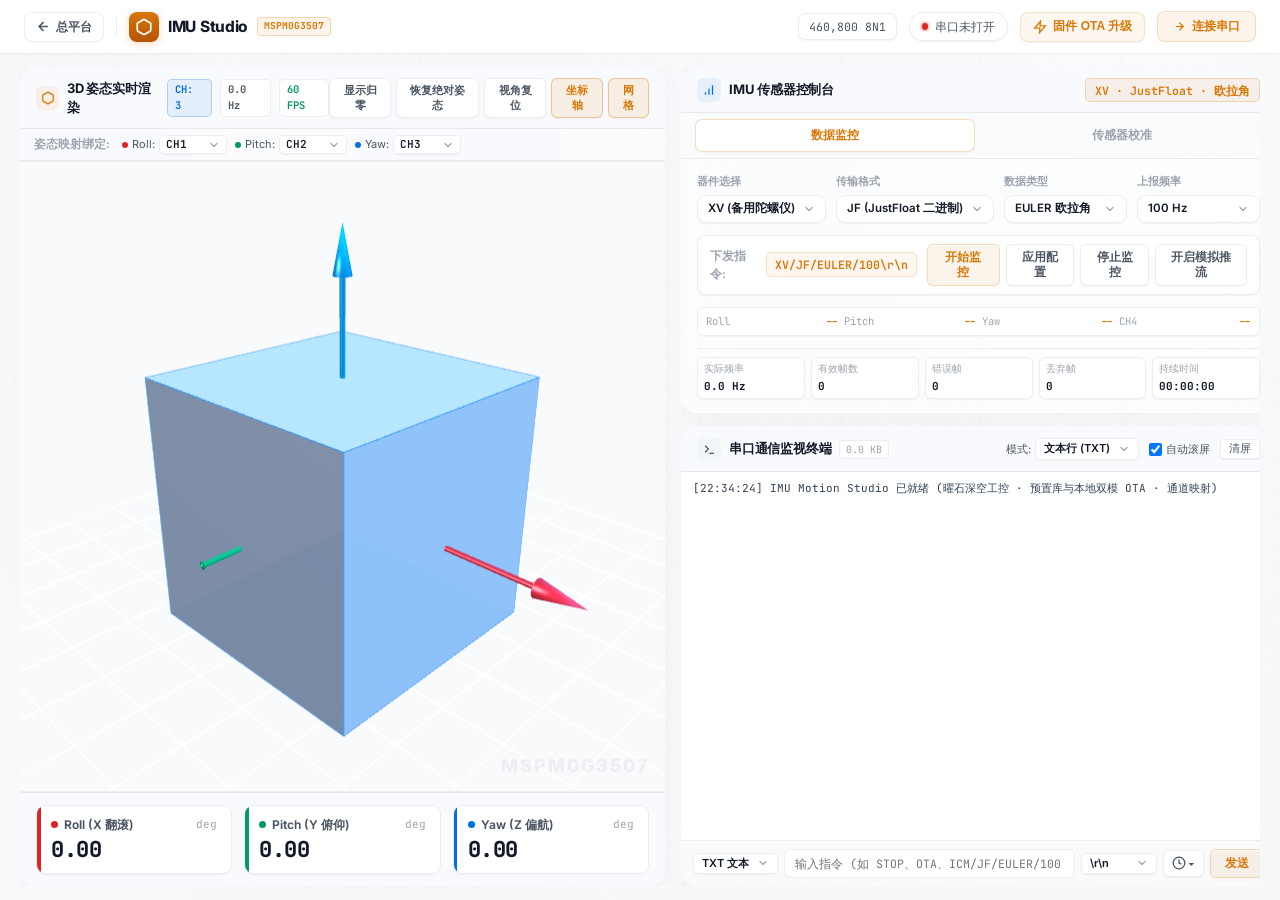
<file: imu_studio/index.html>
<!DOCTYPE html>
<html lang="zh-CN">
<head>
    <meta charset="UTF-8">
    <meta name="viewport" content="width=device-width, initial-scale=1.0">
    <meta http-equiv="Cache-Control" content="no-cache, no-store, must-revalidate">
    <meta http-equiv="Pragma" content="no-cache">
    <meta http-equiv="Expires" content="0">
    <link rel="icon" type="image/svg+xml" href="../favicon.svg?v=20260831_butterfly_v1">
    <title>IMU Studio · MSPM0G3507 姿态监控 & 固件升级控制台</title>
    <link rel="stylesheet" href="style.css?v=20260831_ota_complete_v2">
    <link rel="preconnect" href="https://fonts.googleapis.com">
    <link rel="preconnect" href="https://fonts.gstatic.com" crossorigin>
    <link href="https://fonts.googleapis.com/css2?family=Inter:wght@400;500;600;700;800&family=JetBrains+Mono:wght@400;500;600;700&family=Outfit:wght@600;700;800&display=swap" rel="stylesheet">
</head>
<body>
    <!-- 极客点阵工程网格 & 物理光追 Canvas 背景 -->
    <div class="dot-matrix-grid"></div>
    <canvas id="auroraCanvas"></canvas>

    <div id="toastContainer" class="toast-container"></div>

    <!-- MSPM0 G3507 固件 OTA 升级模态对话框 (支持预置固件库与本地上传双模式) -->
    <div id="otaModal" class="modal-overlay" style="display:none;">
        <div class="modal-card ota-card">
            <div class="modal-header">
                <div class="modal-title-wrap">
                    <div class="modal-icon-badge icon-purple">
                        <svg width="20" height="20" viewBox="0 0 24 24" fill="none" stroke="currentColor" stroke-width="2.3"><polygon points="13 2 3 14 12 14 11 22 21 10 12 10 13 2"></polygon></svg>
                    </div>
                    <div>
                        <h3 class="modal-title">MSPM0 G3507 固件 OTA 升级</h3>
                        <p class="modal-subtitle">Bootloader 460,800 · CRC32 小端 256B 分包极速写入</p>
                    </div>
                </div>
                <button id="btnCloseOtaModal" class="btn-close-modal" title="关闭">&times;</button>
            </div>

            <div class="modal-body">
                <!-- 固件来源双 Tab 切换 (预置固件库 / 本地上传) -->
                <div class="ota-tabs">
                    <button id="tabPresetFirmware" class="ota-tab-btn active">
                        <svg width="14" height="14" viewBox="0 0 24 24" fill="none" stroke="currentColor" stroke-width="2.2"><path d="M22 19a2 2 0 0 1-2 2H4a2 2 0 0 1-2-2V5a2 2 0 0 1 2-2h5l2 3h9a2 2 0 0 1 2 2z"></path></svg>
                        <span>预置固件库 (firmware/)</span>
                    </button>
                    <button id="tabCustomFirmware" class="ota-tab-btn">
                        <svg width="14" height="14" viewBox="0 0 24 24" fill="none" stroke="currentColor" stroke-width="2.2"><path d="M21 15v4a2 2 0 0 1-2 2H5a2 2 0 0 1-2-2v-4"></path><polyline points="17 8 12 3 7 8"></polyline><line x1="12" y1="3" x2="12" y2="15"></line></svg>
                        <span>本地上传 (.bin)</span>
                    </button>
                </div>

                <!-- 视图 1: 预置固件库选择器 -->
                <div id="otaPresetSection" class="ota-view-section">
                    <div class="preset-select-wrap">
                        <label for="selectPresetFirmware" class="select-label">选择预置固件版本：</label>
                        <select id="selectPresetFirmware" class="select-modern ota-select"></select>
                    </div>
                    <div id="presetDesc" class="preset-desc-box">--</div>
                </div>

                <!-- 视图 2: 本地拖拽上传区 -->
                <div id="otaUploadSection" class="ota-view-section" style="display:none;">
                    <div id="otaDropZone" class="ota-drop-zone">
                        <input type="file" id="otaFileInput" accept=".bin" style="display:none;">
                        <div class="drop-icon">
                            <svg width="32" height="32" viewBox="0 0 24 24" fill="none" stroke="currentColor" stroke-width="2"><path d="M21 15v4a2 2 0 0 1-2 2H5a2 2 0 0 1-2-2v-4"></path><polyline points="17 8 12 3 7 8"></polyline><line x1="12" y1="3" x2="12" y2="15"></line></svg>
                        </div>
                        <div class="drop-text-primary">点击选择或将固件文件 (.bin) 拖入此处</div>
                        <div class="drop-text-secondary">可将常用固件放入 imu_studio/firmware/ 目录下统一管理</div>
                    </div>
                </div>

                <!-- 固件元信息卡片 -->
                <div id="otaFileInfo" class="ota-file-info">
                    <div class="info-item">
                        <span class="info-label">固件名称</span>
                        <span id="otaFileName" class="info-val">--</span>
                    </div>
                    <div class="info-item">
                        <span class="info-label">文件大小</span>
                        <span id="otaFileSize" class="info-val">--</span>
                    </div>
                    <div class="info-item">
                        <span class="info-label">整包 CRC32</span>
                        <span id="otaFileCrc" class="info-val font-mono">--</span>
                    </div>
                </div>

                <!-- 6步状态指示器 -->
                <div class="ota-stepper">
                    <div class="step-item" id="stepTrigger"><span class="step-dot"></span><span>1. 进入口令</span></div>
                    <div class="step-item" id="stepHandshake"><span class="step-dot"></span><span>2. 握手</span></div>
                    <div class="step-item" id="stepErase"><span class="step-dot"></span><span>3. 擦除</span></div>
                    <div class="step-item" id="stepData"><span class="step-dot"></span><span>4. 写入</span></div>
                    <div class="step-item" id="stepVerify"><span class="step-dot"></span><span>5. 校验</span></div>
                    <div class="step-item" id="stepComplete"><span class="step-dot"></span><span>6. 重启</span></div>
                </div>

                <!-- 进度看板 -->
                <div class="ota-progress-section">
                    <div class="progress-bar-wrap">
                        <div id="otaProgressBar" class="progress-bar-fill" style="width:0%;"></div>
                    </div>
                    <div class="progress-meta">
                        <span id="otaPercentText" class="meta-percent">0.0%</span>
                        <span id="otaSpeedText" class="meta-speed">0.0 KB/s</span>
                        <span id="otaBytesText" class="meta-bytes">0 / 0 B</span>
                    </div>
                </div>

                <!-- 日志视窗 (浅色优雅工控风) -->
                <div class="ota-log-wrap">
                    <div class="log-header">
                        <span>升级实时诊断日志</span>
                        <button id="btnClearOtaLog" class="btn-mini-action">清空</button>
                    </div>
                    <div id="otaLogConsole" class="ota-log-console">
                        <div class="log-entry log-info">[系统就绪] 请选择固件并点击开始升级</div>
                    </div>
                </div>
            </div>

            <div class="modal-footer">
                <button id="btnAbortOta" class="btn-ota-secondary" disabled>中止升级</button>
                <button id="btnStartOta" class="btn-ota-primary" disabled>开始 OTA 升级</button>
            </div>
        </div>
    </div>

    <!-- 主界面布局 -->
    <div class="app-layout">
        <!-- 顶部全局导航栏 (Teal 工控纯白风格) -->
        <header class="app-header">
            <div class="header-left">
                <a href="../index.html" class="back-home-btn" title="返回总平台">
                    <svg width="15" height="15" viewBox="0 0 24 24" fill="none" stroke="currentColor" stroke-width="2.4">
                        <line x1="19" y1="12" x2="5" y2="12"></line>
                        <polyline points="12 19 5 12 12 5"></polyline>
                    </svg>
                    <span>总平台</span>
                </a>
                <div class="brand-divider"></div>
                <div class="brand-badge">
                    <div class="brand-icon">
                        <svg width="18" height="18" viewBox="0 0 24 24" fill="none" stroke="currentColor" stroke-width="2.2">
                            <path d="M21 16V8a2 2 0 0 0-1-1.73l-7-4a2 2 0 0 0-2 0l-7 4A2 2 0 0 0 3 8v8a2 2 0 0 0 1 1.73l7 4a2 2 0 0 0 2 0l7-4A2 2 0 0 0 21 16z"></path>
                        </svg>
                    </div>
                    <span class="brand-name">IMU Studio</span>
                    <span class="brand-tag">MSPM0G3507</span>
                </div>
            </div>

            <!-- 右侧：波特率参数 + 串口状态 + OTA 升级 + 连接串口 (工控黄金动线) -->
            <div class="header-right">
                <div class="baud-capsule">460,800 8N1</div>

                <div class="status-capsule">
                    <span id="serialStateDot" class="status-dot disconnected"></span>
                    <span id="serialStateText">串口未打开</span>
                </div>

                <!-- 预置固件库 + 本地 OTA 触发按钮 -->
                <button id="btnOpenOtaModal" class="btn-header-ota" title="打开 MSPM0G3507 固件 OTA 升级窗口 (支持预置库与本地上传)">
                    <svg width="14" height="14" viewBox="0 0 24 24" fill="none" stroke="currentColor" stroke-width="2.3"><polygon points="13 2 3 14 12 14 11 22 21 10 12 10 13 2"></polygon></svg>
                    <span>固件 OTA 升级</span>
                </button>

                <button id="btnConnect" class="btn-connect-ready">
                    <svg width="13" height="13" viewBox="0 0 24 24" fill="none" stroke="currentColor" stroke-width="2.2"><path d="M5 12h14"></path><path d="M12 5l7 7-7 7"></path></svg>
                    <span id="btnConnectLabel">连接串口</span>
                </button>
            </div>
        </header>

        <!-- 主内容区 (左侧 52% 3D 姿态大舞台 + 右侧 48% 控制台与串口信息) -->
        <main class="app-main-content">
            <div class="monitor-left-right-grid">
                <!-- 左侧栏 (52%): 3D 姿态大模型舞台 + 底部实时大字看板 -->
                <section class="stage-3d-main-card">
                    <div class="card-top-bar">
                        <div class="top-title-group">
                            <div class="card-icon-tag teal">
                                <svg width="14" height="14" viewBox="0 0 24 24" fill="none" stroke="currentColor" stroke-width="2.2"><path d="M21 16V8a2 2 0 0 0-1-1.73l-7-4a2 2 0 0 0-2 0l-7 4A2 2 0 0 0 3 8v8a2 2 0 0 0 1 1.73l7 4a2 2 0 0 0 2 0l7-4A2 2 0 0 0 21 16z"></path></svg>
                            </div>
                            <span class="card-title">3D 姿态实时渲染</span>
                            <span id="tagChannelCount" class="hud-tag ch">CH: 3</span>
                            <span id="tagDataRate" class="hud-tag">0.0 Hz</span>
                            <span id="tagFps" class="hud-tag fps">60 FPS</span>
                        </div>
                        <div class="top-btn-group">
                            <button id="btnTare" class="btn-mini-tool" title="以当前姿态为零点参考">显示归零</button>
                            <button id="btnResetTare" class="btn-mini-tool" title="清除零位参考">恢复绝对姿态</button>
                            <button id="btnResetCamera" class="btn-mini-tool" title="复位视角">视角复位</button>
                            <button id="btnToggleAxes" class="btn-mini-tool active" title="显示/隐藏坐标轴">坐标轴</button>
                            <button id="btnToggleGrid" class="btn-mini-tool active" title="显示/隐藏世界网格">网格</button>
                        </div>
                    </div>

                    <!-- 3D 姿态通道绑定映射微调栏 -->
                    <div id="channelMappingBar" class="channel-mapping-bar">
                        <span class="mapping-lbl">姿态映射绑定:</span>
                        <div class="mapping-items-wrap">
                            <label class="mapping-chip">
                                <span class="dot x"></span> Roll:
                                <select id="mapRoll" class="select-chip">
                                    <option value="zero">固定0</option>
                                    <option value="0" selected>CH1</option>
                                    <option value="1">CH2</option>
                                    <option value="2">CH3</option>
                                    <option value="3">CH4</option>
                                </select>
                            </label>
                            <label class="mapping-chip">
                                <span class="dot y"></span> Pitch:
                                <select id="mapPitch" class="select-chip">
                                    <option value="zero">固定0</option>
                                    <option value="0">CH1</option>
                                    <option value="1" selected>CH2</option>
                                    <option value="2">CH3</option>
                                    <option value="3">CH4</option>
                                </select>
                            </label>
                            <label class="mapping-chip">
                                <span class="dot z"></span> Yaw:
                                <select id="mapYaw" class="select-chip">
                                    <option value="zero">固定0</option>
                                    <option value="0">CH1</option>
                                    <option value="1">CH2</option>
                                    <option value="2" selected>CH3</option>
                                    <option value="3">CH4</option>
                                </select>
                            </label>
                        </div>
                    </div>

                    <!-- 3D WebGL 画布大舞台 (晶莹海蓝高光材质) -->
                    <div class="canvas-3d-shell">
                        <canvas id="imuCanvas"></canvas>
                        
                        <!-- ACC / GYRO 模式下的暂停遮罩 -->
                        <div id="mask3dPaused" class="stage-paused-mask" style="display:none;">
                            <div class="mask-icon">
                                <svg width="36" height="36" viewBox="0 0 24 24" fill="none" stroke="currentColor" stroke-width="1.8"><rect x="6" y="4" width="4" height="16"></rect><rect x="14" y="4" width="4" height="16"></rect></svg>
                            </div>
                            <div class="mask-title">3D 姿态模型已暂停</div>
                            <div class="mask-desc">当前输出为加速度/角速度原始数据，选择 EULER 或 QUAT 后显示 3D 姿态</div>
                        </div>

                        <!-- 优雅水印 -->
                        <div class="stage-watermark">MSPM0G3507</div>
                    </div>

                    <!-- 底部特大字号半透明软玻璃数值看板 -->
                    <div class="stage-bottom-values-panel">
                        <div id="valuesGrid" class="values-grid-3col">
                            <div class="val-box ch1">
                                <div class="val-box-head">
                                    <span class="val-dot"></span>
                                    <span id="valLabel1" class="val-label">Roll (X 翻滚)</span>
                                    <span id="valUnit1" class="val-unit">deg</span>
                                </div>
                                <strong id="valNum1" class="val-num">0.00</strong>
                            </div>
                            <div class="val-box ch2">
                                <div class="val-box-head">
                                    <span class="val-dot"></span>
                                    <span id="valLabel2" class="val-label">Pitch (Y 俯仰)</span>
                                    <span id="valUnit2" class="val-unit">deg</span>
                                </div>
                                <strong id="valNum2" class="val-num">0.00</strong>
                            </div>
                            <div class="val-box ch3">
                                <div class="val-box-head">
                                    <span class="val-dot"></span>
                                    <span id="valLabel3" class="val-label">Yaw (Z 偏航)</span>
                                    <span id="valUnit3" class="val-unit">deg</span>
                                </div>
                                <strong id="valNum3" class="val-num">0.00</strong>
                            </div>
                            <div id="valBox4" class="val-box ch4" style="display:none;">
                                <div class="val-box-head">
                                    <span class="val-dot"></span>
                                    <span id="valLabel4" class="val-label">Quat Z</span>
                                    <span id="valUnit4" class="val-unit">-</span>
                                </div>
                                <strong id="valNum4" class="val-num">1.0000</strong>
                            </div>
                        </div>
                    </div>
                </section>

                <!-- 右侧栏 (48%): 控制台与配置中心 + 串口监视终端 (浅色工控高雅风) -->
                <section class="console-right-column">
                    <!-- 1. IMU 遥测配置与健康度卡片 -->
                    <div class="console-config-card">
                        <div class="card-top-bar">
                            <div class="top-title-group">
                                <div class="card-icon-tag blue">
                                    <svg width="14" height="14" viewBox="0 0 24 24" fill="none" stroke="currentColor" stroke-width="2.2"><path d="M12 20V10M18 20V4M6 20v-4"></path></svg>
                                </div>
                                <span class="card-title">IMU 传感器控制台</span>
                            </div>
                            <span id="stageSourceTag" class="source-pill">XV · JustFloat · 欧拉角</span>
                        </div>

                        <div class="console-mode-tabs">
                            <button id="tabMonitorMode" class="console-mode-tab active">数据监控</button>
                            <button id="tabCalibrationMode" class="console-mode-tab">传感器校准</button>
                        </div>

                        <div id="monitorControlPanel" class="console-mode-panel active">
                        <div class="config-grid-form">
                            <div class="config-row-4fields">
                                <div class="config-field">
                                    <label for="selectDev">器件选择</label>
                                    <select id="selectDev" class="select-modern">
                                        <option value="XV" selected>XV (备用陀螺仪)</option>
                                        <option value="ICM">ICM (主 6轴)</option>
                                        <option value="FUS">FUS (融合解算)</option>
                                    </select>
                                </div>
                                <div class="config-field">
                                    <label for="selectFmt">传输格式</label>
                                    <select id="selectFmt" class="select-modern">
                                        <option value="JF" selected>JF (JustFloat 二进制)</option>
                                        <option value="TXT">TXT (空格文本)</option>
                                    </select>
                                </div>
                                <div class="config-field">
                                    <label for="selectDataType">数据类型</label>
                                    <select id="selectDataType" class="select-modern">
                                        <option value="EULER" selected>EULER 欧拉角</option>
                                        <option value="QUAT">QUAT 四元数</option>
                                        <option value="ACC">ACC 加速度</option>
                                        <option value="GYRO">GYRO 角速度</option>
                                    </select>
                                </div>
                                <div class="config-field">
                                    <label for="selectFreq">上报频率</label>
                                    <select id="selectFreq" class="select-modern">
                                        <option value="50">50 Hz</option>
                                        <option value="100" selected>100 Hz</option>
                                        <option value="200">200 Hz</option>
                                        <option value="500">500 Hz (限 JF)</option>
                                        <option value="1000">1000 Hz 极速 (限 JF)</option>
                                    </select>
                                </div>
                            </div>

                            <!-- 指令预览与操作按钮栏 -->
                            <div class="cmd-preview-banner">
                                <div class="preview-text-box">
                                    <span class="preview-lbl">下发指令:</span>
                                    <code id="cmdPreviewText" class="cmd-code">XV/JF/EULER/100\r\n</code>
                                </div>
                                <div class="action-btn-group">
                                    <button id="btnStartMonitoring" class="btn-action-teal requires-connection" disabled>开始监控</button>
                                    <button id="btnApplyConfig" class="btn-action-white requires-connection" disabled>应用配置</button>
                                    <button id="btnStopMonitoring" class="btn-action-white requires-connection" disabled>停止监控</button>
                                    <button id="btnTriggerSim" class="btn-action-slate" title="按当前配置生成模拟数据">开启模拟推流</button>
                                </div>
                            </div>

                            <!-- 固定数值条放在配置区内，实时观察时无需来回看终端。 -->
                            <div id="terminalChannelStrip" class="terminal-channel-strip">
                                <div><span id="termChLabel1">Roll</span><strong id="termChValue1">--</strong></div>
                                <div><span id="termChLabel2">Pitch</span><strong id="termChValue2">--</strong></div>
                                <div><span id="termChLabel3">Yaw</span><strong id="termChValue3">--</strong></div>
                                <div><span id="termChLabel4">CH4</span><strong id="termChValue4">--</strong></div>
                            </div>

                            <div id="fusHintBox" class="fus-hint-banner" style="display:none;">
                                💡 FUS 融合模式需要 ICM42688 与 XV7021 同时在线并完成零偏标定
                            </div>
                        </div>

                        <!-- 通信统计指标看板 -->
                        <div class="console-metrics-row">
                            <div class="metric-cell">
                                <span class="lbl">实际频率</span>
                                <strong id="statActualFreq">0.0 Hz</strong>
                            </div>
                            <div class="metric-cell">
                                <span class="lbl">有效帧数</span>
                                <strong id="statValidFrames">0</strong>
                            </div>
                            <div class="metric-cell">
                                <span class="lbl">错误帧</span>
                                <strong id="statErrorFrames" class="text-danger">0</strong>
                            </div>
                            <div class="metric-cell">
                                <span class="lbl">丢弃帧</span>
                                <strong id="statDroppedFrames" class="text-warning">0</strong>
                            </div>
                            <div class="metric-cell">
                                <span class="lbl">持续时间</span>
                                <strong id="statDuration">00:00:00</strong>
                            </div>
                        </div>
                        </div>

                        <div id="calibrationControlPanel" class="console-mode-panel calibration-panel">
                            <div class="calibration-kind-tabs">
                                <button id="tabCalZ" class="calibration-kind-tab active">Z轴十圈校准</button>
                                <button id="tabCalAcc" class="calibration-kind-tab">加速度六面校准</button>
                                <button id="btnCalRead" class="btn-action-white requires-connection" disabled>读取参数</button>
                            </div>

                            <div id="calZPanel" class="calibration-work-panel active">
                                <div class="calibration-rail" data-cal-rail="z">
                                    <div class="rail-step active"><span>1</span><small>开始校准</small></div>
                                    <div class="rail-line"></div>
                                    <div class="rail-step"><span>2</span><small>校准中</small></div>
                                    <div class="rail-line"></div>
                                    <div class="rail-step"><span>3</span><small>校准结束</small></div>
                                </div>
                                <div id="calZStatus" class="calibration-status">开始校准</div>
                                <div class="calibration-device-grid">
                                    <div class="calibration-value-card">
                                        <span>XV7021</span>
                                        <strong id="calZXvTurns">--</strong>
                                        <small>当前 <b id="calZXvCurrent">0.9637</b> / 默认 <b id="calZXvDefault">0.9637</b></small>
                                    </div>
                                    <div class="calibration-value-card">
                                        <span>ICM42688 Z</span>
                                        <strong id="calZIcmTurns">--</strong>
                                        <small>当前 <b id="calZIcmCurrent">0.9936</b> / 默认 <b id="calZIcmDefault">0.9936</b></small>
                                    </div>
                                </div>
                                <div class="calibration-progress-track"><div id="calZProgress" class="calibration-progress-fill"></div></div>
                                <div id="calZResult" class="calibration-result-line">校准结果：--</div>
                                <div class="calibration-actions">
                                    <button id="btnCalZStart" class="btn-action-teal requires-connection" disabled>开始校准</button>
                                    <button id="btnCalZFinish" class="btn-action-white" disabled>完成校准</button>
                                    <button id="btnCalZSave" class="btn-action-white" disabled>保存到Flash</button>
                                    <button id="btnCalZDefault" class="btn-action-white requires-connection" disabled>恢复默认</button>
                                    <button id="btnCalCancel" class="btn-action-white" disabled>取消</button>
                                </div>
                            </div>

                            <div id="calAccPanel" class="calibration-work-panel">
                                <div class="calibration-rail" data-cal-rail="acc">
                                    <div class="rail-step active"><span>1</span><small>开始校准</small></div>
                                    <div class="rail-line"></div>
                                    <div class="rail-step"><span>2</span><small>校准中</small></div>
                                    <div class="rail-line"></div>
                                    <div class="rail-step"><span>3</span><small>校准结束</small></div>
                                </div>
                                <div id="calAccStatus" class="calibration-status">开始校准</div>
                                <div id="calFaceGrid" class="calibration-face-grid">
                                    <div class="calibration-face" data-face="0">+X</div>
                                    <div class="calibration-face" data-face="1">-X</div>
                                    <div class="calibration-face" data-face="2">+Y</div>
                                    <div class="calibration-face" data-face="3">-Y</div>
                                    <div class="calibration-face" data-face="4">+Z</div>
                                    <div class="calibration-face" data-face="5">-Z</div>
                                </div>
                                <div class="calibration-progress-track"><div id="calAccProgress" class="calibration-progress-fill"></div></div>
                                <div id="calAccResult" class="calibration-result-line">校准结果：--</div>
                                <div class="calibration-actions">
                                    <button id="btnCalAccStart" class="btn-action-teal requires-connection" disabled>开始校准</button>
                                    <button id="btnCalAccSave" class="btn-action-white" disabled>保存到Flash</button>
                                    <button id="btnCalAccDefault" class="btn-action-white requires-connection" disabled>恢复默认</button>
                                    <button id="btnCalAccCancel" class="btn-action-white" disabled>取消</button>
                                </div>
                            </div>
                        </div>
                    </div>

                    <!-- 2. 串口通信监视终端 & 控制台 (高雅纯净浅色工控终端 · 100% 对齐 FOC Studio) -->
                    <div class="console-terminal-card">
                        <div class="card-top-bar">
                            <div class="terminal-title-box">
                                <div class="card-icon-tag slate">
                                    <svg width="13" height="13" viewBox="0 0 24 24" fill="none" stroke="currentColor" stroke-width="2.2"><polyline points="4 17 10 11 4 5"></polyline><line x1="12" y1="19" x2="20" y2="19"></line></svg>
                                </div>
                                <span class="card-title">串口通信监视终端</span>
                                <small id="statTotalBytes" class="bytes-tag">0 B</small>
                            </div>
                            <div class="terminal-actions-bar">
                                <label class="terminal-opt-label">模式:
                                    <select id="selectRawMode" class="select-mini-term">
                                        <option value="txt" selected>文本行 (TXT)</option>
                                        <option value="hex">十六进制 (HEX)</option>
                                    </select>
                                </label>
                                <label class="terminal-opt-label">
                                    <input id="chkRawAutoScroll" type="checkbox" checked> 自动滚屏
                                </label>
                                <button id="btnClearLog" class="btn-mini-term">清屏</button>
                            </div>
                        </div>

                        <!-- 纯净浅灰磨砂白底终端输出区域 (彻底告别黑色违和) -->
                        <div id="terminalOutputBox" class="terminal-output-area light-terminal"></div>

                        <!-- 指令快捷发送栏 (支持 TXT/HEX、结束符、历史记录向上弹出) -->
                        <div class="terminal-send-bar">
                            <!-- 发送格式切换 -->
                            <select id="selectSendMode" class="select-send-opt" title="发送数据格式">
                                <option value="txt" selected>TXT 文本</option>
                                <option value="hex">HEX 16进制</option>
                            </select>

                            <!-- 输入框 -->
                            <div class="send-input-wrap">
                                <input id="inputCmdSend" type="text" placeholder="输入指令 (如 STOP、OTA、ICM/JF/EULER/100 或 FF 01 02 FE) 并按 Enter 发送..." class="input-cmd-line">
                            </div>

                            <!-- 结束符选择 -->
                            <select id="selectSendSuffix" class="select-send-opt" title="追加结束符">
                                <option value="\r\n" selected>\r\n</option>
                                <option value="\n">\n</option>
                                <option value="none">无追加</option>
                            </select>

                            <!-- 历史记录展开按钮 -->
                            <button id="btnToggleHistory" class="btn-tool-icon" title="查看最近 10 条发送历史">
                                <svg width="14" height="14" viewBox="0 0 24 24" fill="none" stroke="currentColor" stroke-width="2.2"><circle cx="12" cy="12" r="10"></circle><polyline points="12 6 12 12 16 14"></polyline></svg>
                                <span class="arrow-down">▾</span>
                            </button>

                            <!-- 发送按钮 -->
                            <button id="btnSendCmd" class="btn-send-tool requires-connection" disabled>发送</button>

                            <!-- 向上弹出的历史记录面板 (精准右对齐) -->
                            <div id="historyPopup" class="history-popup-card" style="display:none;">
                                <div class="history-header">
                                    <span>最近发送历史 (最多 10 条)</span>
                                    <button id="btnClearAllHistory" class="btn-mini-history-clear">清空全部</button>
                                </div>
                                <div id="historyList" class="history-list-box">
                                    <div class="history-empty-hint">暂无发送历史记录</div>
                                </div>
                            </div>
                        </div>
                    </div>
                </section>
            </div>
        </main>
    </div>

    <script src="firmware/firmware_info.js?v=20260827_light_v3"></script>
    <script src="firmware/firmware_data.js?v=20260827_light_v3"></script>
    <script src="attitude_gauge.js?v=20260827_light_v3"></script>
    <script src="cube_renderer.js?v=20260827_light_v3"></script>
    <script src="serial_hub.js?v=20260827_light_v3"></script>
    <script src="custom_select.js?v=20260831_accessibility_v1"></script>
    <script src="app.js?v=20260831_ota_complete_v2"></script>
    <script src="../aurora.js?v=20260829_sub_physics_v1"></script>
</body>
</html>
</file>
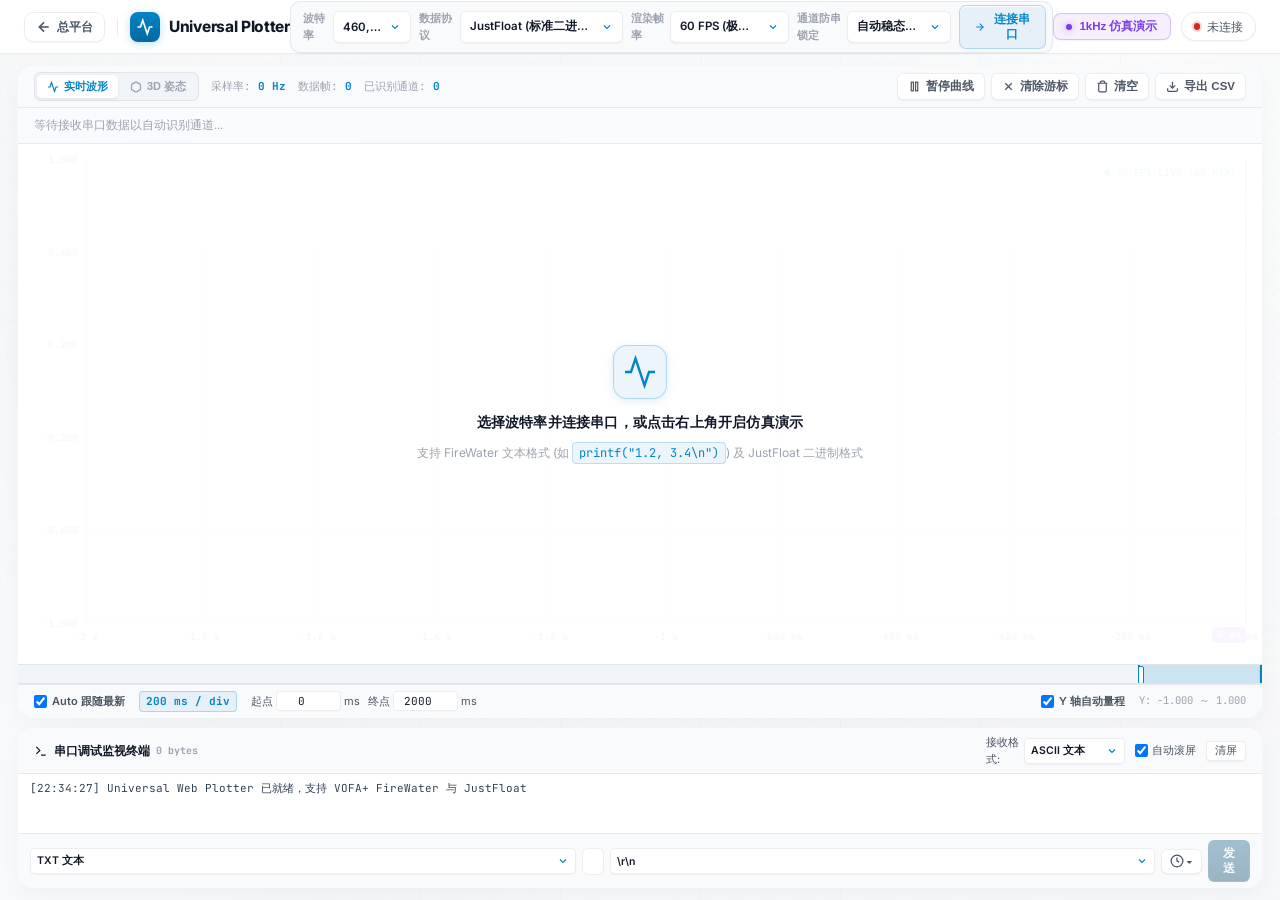
<file: serial_plotter/index.html>
<!DOCTYPE html>
<html lang="zh-CN">
<head>
    <meta charset="UTF-8">
    <meta name="viewport" content="width=device-width, initial-scale=1.0">
    <meta http-equiv="Cache-Control" content="no-cache, no-store, must-revalidate">
    <meta http-equiv="Pragma" content="no-cache">
    <meta http-equiv="Expires" content="0">
    <link rel="icon" type="image/svg+xml" href="../favicon.svg?v=20260831_butterfly_v1">
    <title>Universal Web Plotter · 现代化通用串口示波器</title>
<link rel="stylesheet" href="style.css?v=20260831_select_v1">
    <link rel="preconnect" href="https://fonts.googleapis.com">
    <link rel="preconnect" href="https://fonts.gstatic.com" crossorigin>
    <link href="https://fonts.googleapis.com/css2?family=Inter:wght@400;500;600;700;800&family=JetBrains+Mono:wght@400;500;600;700&family=Outfit:wght@600;700;800&display=swap" rel="stylesheet">
</head>
<body>
    <!-- 极客点阵工程网格 & 物理光追 Canvas 背景 -->
    <div class="dot-matrix-grid"></div>
    <canvas id="auroraCanvas"></canvas>

    <div id="toastContainer" class="toast-container"></div>

    <div class="app-layout">
        <!-- 顶栏导航与通信配置 (原生经典尺寸·杜绝拥挤) -->
        <header class="app-header">
            <div class="header-left">
                <a href="../index.html" class="back-home-btn" title="返回总平台">
                    <svg width="16" height="16" viewBox="0 0 24 24" fill="none" stroke="currentColor" stroke-width="2.4">
                        <line x1="19" y1="12" x2="5" y2="12"></line>
                        <polyline points="12 19 5 12 12 5"></polyline>
                    </svg>
                    <span>总平台</span>
                </a>
                <div class="brand-divider"></div>
                <div class="brand-badge">
                    <div class="brand-icon">
                        <svg width="18" height="18" viewBox="0 0 24 24" fill="none" stroke="currentColor" stroke-width="2.2">
                            <polyline points="22 12 18 12 15 21 9 3 6 12 2 12"></polyline>
                        </svg>
                    </div>
                    <span class="brand-name">Universal Plotter</span>
                </div>
            </div>

            <!-- 通信引擎快速配置栏 -->
            <div class="header-center">
                <div class="config-bar">
                    <!-- 波特率选择 -->
                    <div class="config-item">
                        <label for="selectBaudRate">波特率</label>
                        <select id="selectBaudRate" class="select-modern">
                            <option value="9600">9,600</option>
                            <option value="19200">19,200</option>
                            <option value="38400">38,400</option>
                            <option value="57600">57,600</option>
                            <option value="115200">115,200</option>
                            <option value="230400">230,400</option>
                            <option value="460800" selected>460,800</option>
                            <option value="921600">921,600</option>
                            <option value="1000000">1,000,000</option>
                            <option value="2000000">2,000,000</option>
                        </select>
                    </div>

                    <!-- 协议引擎选择 -->
                    <div class="config-item">
                        <label for="selectProtocol">数据协议</label>
                        <select id="selectProtocol" class="select-modern">
                            <option value="firewater">VOFA+ FireWater (文本 CSV)</option>
                            <option value="justfloat" selected>JustFloat (标准二进制浮点)</option>
                            <option value="raw">Raw 原始终端文本</option>
                        </select>
                    </div>

                    <!-- 渲染性能与节流模式 -->
                    <div class="config-item">
                        <label for="selectFps">渲染帧率</label>
                        <select id="selectFps" class="select-modern">
                            <option value="30">30 FPS (节能推荐)</option>
                            <option value="60" selected>60 FPS (极速流畅)</option>
                        </select>
                    </div>

                    <!-- 通道模式与防错位锁定 -->
                    <div class="config-item">
                        <label for="selectChannelMode">通道防串锁定</label>
                        <select id="selectChannelMode" class="select-modern">
                            <option value="0" selected>自动稳态识别</option>
                            <option value="1">固定 1 通道</option>
                            <option value="2">固定 2 通道</option>
                            <option value="3">固定 3 通道</option>
                            <option value="4">固定 4 通道</option>
                            <option value="5">固定 5 通道</option>
                            <option value="6">固定 6 通道</option>
                            <option value="8">固定 8 通道</option>
                            <option value="10">固定 10 通道</option>
                            <option value="12">固定 12 通道</option>
                            <option value="16">固定 16 通道</option>
                        </select>
                    </div>

                    <!-- 连接按钮 -->
                    <button id="btnConnect" class="btn-connect-ready">
                        <svg width="14" height="14" viewBox="0 0 24 24" fill="none" stroke="currentColor" stroke-width="2.2">
                            <path d="M5 12h14"></path><path d="M12 5l7 7-7 7"></path>
                        </svg>
                        <span>连接串口</span>
                    </button>
                </div>
            </div>

            <!-- 右侧状态与仿真 -->
            <div class="header-right">
                <button id="btnMockSim" class="btn-mock" title="无物理硬件时一键开启 1kHz 4通道多波形全真仿真">
                    <span class="mock-pulse"></span>
                    <span>1kHz 仿真演示</span>
                </button>
                <div class="status-capsule">
                    <span id="connectionIndicator" class="status-dot offline"></span>
                    <span id="connectionText">未连接</span>
                </div>
            </div>
        </header>

        <!-- 示波器主体核心 (结构完全不变，仅画布区域就地支持波形/3D切换) -->
        <main class="plotter-main">
            <!-- 示波器主卡片 -->
            <section class="plot-card">
                <!-- 示波器顶栏工具箱 -->
                <div class="plot-toolbar">
                    <div class="toolbar-left">
                        <!-- 紧凑胶囊视图切换开关 -->
                        <div class="stage-mode-switch" title="切换视图：实时动态波形 或 3D 姿态正方体">
                            <button id="btnModePlot" class="btn-stage-tab active" type="button">
                                <svg width="12" height="12" viewBox="0 0 24 24" fill="none" stroke="currentColor" stroke-width="2.4"><polyline points="22 12 18 12 15 21 9 3 6 12 2 12"></polyline></svg>
                                <span>实时波形</span>
                            </button>
                            <button id="btnModeCube" class="btn-stage-tab" type="button">
                                <svg width="12" height="12" viewBox="0 0 24 24" fill="none" stroke="currentColor" stroke-width="2.4"><path d="M21 16V8a2 2 0 0 0-1-1.73l-7-4a2 2 0 0 0-2 0l-7 4A2 2 0 0 0 3 8v8a2 2 0 0 0 1 1.73l7 4a2 2 0 0 0 2 0l7-4A2 2 0 0 0 21 16z"></path></svg>
                                <span>3D 姿态</span>
                            </button>
                        </div>

                        <div class="stat-pill">采样率: <strong id="statRate">0 Hz</strong></div>
                        <div class="stat-pill">数据帧: <strong id="statFrames">0</strong></div>
                        <div class="stat-pill">已识别通道: <strong id="statChannels">0</strong></div>
                    </div>
                    <div class="toolbar-right">
                        <button id="btnPausePlot" class="btn-tool">
                            <svg width="13" height="13" viewBox="0 0 24 24" fill="none" stroke="currentColor" stroke-width="2.2"><rect x="6" y="4" width="4" height="16"></rect><rect x="14" y="4" width="4" height="16"></rect></svg>
                            <span>暂停曲线</span>
                        </button>
                        <button id="btnClearMarkers" class="btn-tool" title="清除双击固定的 VOFA+ 差值测量游标 (或按 ESC)">
                            <svg width="13" height="13" viewBox="0 0 24 24" fill="none" stroke="currentColor" stroke-width="2.2"><line x1="18" y1="6" x2="6" y2="18"></line><line x1="6" y1="6" x2="18" y2="18"></line></svg>
                            <span>清除游标</span>
                        </button>
                        <button id="btnClearPlot" class="btn-tool">
                            <svg width="13" height="13" viewBox="0 0 24 24" fill="none" stroke="currentColor" stroke-width="2.2"><polyline points="3 6 5 6 21 6"></polyline><path d="M19 6v14a2 2 0 0 1-2 2H7a2 2 0 0 1-2-2V6m3 0V4a2 2 0 0 1 2-2h4a2 2 0 0 1 2 2v2"></path></svg>
                            <span>清空</span>
                        </button>
                        <button id="btnExportCsv" class="btn-tool">
                            <svg width="13" height="13" viewBox="0 0 24 24" fill="none" stroke="currentColor" stroke-width="2.2"><path d="M21 15v4a2 2 0 0 1-2 2H5a2 2 0 0 1-2-2v-4"></path><polyline points="7 10 12 15 17 10"></polyline><line x1="12" y1="15" x2="12" y2="3"></line></svg>
                            <span>导出 CSV</span>
                        </button>
                    </div>
                </div>

                <!-- 自适应动态通道图例 -->
                <div id="channelLegend" class="channel-legend">
                    <span class="legend-placeholder">等待接收串口数据以自动识别通道...</span>
                </div>

                <!-- 核心画布区域舞台 (尺寸和原来 100% 一模一样，波形与 3D 在同个容器就地替换) -->
                <div class="canvas-shell">
                    <!-- 波形 Canvas 画布 -->
                    <canvas id="plotCanvas"></canvas>
                    <div id="plotEmpty" class="plot-empty">
                        <div class="empty-icon">
                            <svg width="36" height="36" viewBox="0 0 24 24" fill="none" stroke="currentColor" stroke-width="1.6">
                                <path d="M22 12h-4l-3 9L9 3l-3 9H2"></path>
                            </svg>
                        </div>
                        <div class="empty-text">选择波特率并连接串口，或点击右上角开启仿真演示</div>
                        <div class="empty-sub">支持 FireWater 文本格式 (如 <code>printf("1.2, 3.4\n")</code>) 及 JustFloat 二进制格式</div>
                    </div>
                    <div id="plotTooltip" class="plot-tooltip"></div>
                    <div id="plotAxisHint" class="plot-axis-hint"></div>

                    <!-- 3D 姿态 Canvas 画布 (尺寸 100% 充满 canvas-shell) -->
                    <canvas id="imuCanvas" style="display:none;"></canvas>

                    <!-- 3D 顶部悬浮微调控制条 (仅 3D 模式下显示) -->
                    <div id="cubeOverlayBar" class="cube-overlay-bar" style="display:none;">
                        <div class="cube-map-pills">
                            <div class="map-pill">
                                <span class="map-tag x">Roll (X):</span>
                                <select id="selectMapRoll" class="select-overlay">
                                    <option value="0" selected>CH1</option><option value="1">CH2</option><option value="2">CH3</option><option value="3">CH4</option><option value="4">CH5</option><option value="5">CH6</option><option value="6">CH7</option><option value="7">CH8</option>
                                </select>
                            </div>
                            <div class="map-pill">
                                <span class="map-tag y">Pitch (Y):</span>
                                <select id="selectMapPitch" class="select-overlay">
                                    <option value="0">CH1</option><option value="1" selected>CH2</option><option value="2">CH3</option><option value="3">CH4</option><option value="4">CH5</option><option value="5">CH6</option><option value="6">CH7</option><option value="7">CH8</option>
                                </select>
                            </div>
                            <div class="map-pill">
                                <span class="map-tag z">Yaw (Z):</span>
                                <select id="selectMapYaw" class="select-overlay">
                                    <option value="0">CH1</option><option value="1">CH2</option><option value="2" selected>CH3</option><option value="3">CH4</option><option value="4">CH5</option><option value="5">CH6</option><option value="6">CH7</option><option value="7">CH8</option>
                                </select>
                            </div>
                        </div>

                        <div class="cube-angle-readout">
                            <span class="readout-item x">Roll: <strong id="cubeValRoll">0.00°</strong></span>
                            <span class="readout-item y">Pitch: <strong id="cubeValPitch">0.00°</strong></span>
                            <span class="readout-item z">Yaw: <strong id="cubeValYaw">0.00°</strong></span>
                        </div>

                        <div class="cube-btn-group">
                            <button id="btnCubeTare" class="btn-overlay-tool" title="将当前姿态设为零位偏置">归零 Tare</button>
                            <button id="btnCubeReset" class="btn-overlay-tool" title="复位视角与偏置">视角复位</button>
                        </div>
                    </div>
                </div>

                <!-- 历史全景范围滑条 (Minimap) 原封不动保留 -->
                <div id="plotOverview" class="plot-overview" title="全局缓存时间轴；拖动两端手柄可缩放与平移视口">
                    <div id="plotOverviewWindow" class="plot-overview-window"></div>
                    <button id="plotOverviewStart" class="plot-overview-handle start" type="button" aria-label="开始边界"></button>
                    <button id="plotOverviewEnd" class="plot-overview-handle end" type="button" aria-label="结束边界"></button>
                    <span id="plotOverviewLatest" class="plot-overview-latest" title="最新数据流位置"></span>
                </div>

                <!-- X 轴控制栏 原封不动保留 -->
                <div class="plot-x-controls">
                    <label class="checkbox-label"><input id="xAuto" type="checkbox" checked> <span>Auto 跟随最新</span></label>
                    <div class="badge-tag"><strong id="plotXDiv">200 ms / div</strong></div>
                    <div class="x-input-group">
                        <label>起点 <input id="plotXStart" type="number" step="any" value="0"> ms</label>
                        <label>终点 <input id="plotXEnd" type="number" step="any" value="2000"> ms</label>
                    </div>
                    <label class="checkbox-label" style="margin-left:auto;"><input id="autoScale" type="checkbox" checked> <span>Y 轴自动量程</span></label>
                    <span id="plotRange" class="plot-range-indicator">Y: --</span>
                </div>
            </section>

            <!-- 底部极简交互终端 原封不动保留 -->
            <section class="terminal-card">
                <div class="terminal-header">
                    <div class="terminal-title">
                        <svg width="14" height="14" viewBox="0 0 24 24" fill="none" stroke="currentColor" stroke-width="2.2"><polyline points="4 17 10 11 4 5"></polyline><line x1="12" y1="19" x2="20" y2="19"></line></svg>
                        <span>串口调试监视终端</span>
                        <small id="statBytes" style="color:var(--text-muted);font-family:var(--font-mono)">0 bytes</small>
                    </div>
                    <div class="terminal-actions" style="display:flex;align-items:center;gap:10px;">
                        <label class="terminal-opt-label">接收格式:
                            <select id="terminalRxMode" class="select-mini">
                                <option value="ascii" selected>ASCII 文本</option>
                                <option value="hex">HEX 十六进制</option>
                            </select>
                        </label>
                        <label class="terminal-opt-label">
                            <input id="chkAutoScroll" type="checkbox" checked> 自动滚屏
                        </label>
                        <button id="btnClearLog" class="btn-tool-sm">清屏</button>
                    </div>
                </div>
                <div id="terminalOutput" class="terminal-output"></div>
                <!-- 底部快捷发送栏 (统一高颜值工控纯白) -->
                <div class="terminal-send-bar">
                    <select id="terminalTxMode" class="select-send-opt" title="发送格式">
                        <option value="ascii" selected>TXT 文本</option>
                        <option value="hex">HEX 16进制</option>
                    </select>

                    <div class="send-input-wrap">
                        <input id="inputSend" type="text" placeholder="输入指令 (如 STOP 或 FF 01 02 FE) 并按 Enter 发送..." class="input-cmd-line">
                    </div>

                    <select id="terminalTxEnding" class="select-send-opt" title="追加结束符">
                        <option value="crlf" selected>\r\n</option>
                        <option value="lf">\n</option>
                        <option value="none">无追加</option>
                    </select>

                    <button id="btnToggleSendHistory" class="btn-tool-icon" title="查看最近 10 条发送历史">
                        <svg width="14" height="14" viewBox="0 0 24 24" fill="none" stroke="currentColor" stroke-width="2.2"><circle cx="12" cy="12" r="10"></circle><polyline points="12 6 12 12 16 14"></polyline></svg>
                        <span class="arrow-down">▾</span>
                    </button>

                    <button id="btnSend" class="btn-send-tool requires-connection" disabled>发送</button>

                    <!-- 向上弹出的发送历史记录浮层 -->
                    <div id="historyPopup" class="history-popup-card" style="display:none;">
                        <div class="history-header">
                            <span>最近发送历史 (最多 10 条)</span>
                            <button id="btnClearAllHistory" class="btn-mini-history-clear">清空全部</button>
                        </div>
                        <div id="historyList" class="history-list-box">
                            <div class="history-empty-hint">暂无发送历史记录</div>
                        </div>
                    </div>
                </div>
            </section>
        </main>
    </div>

    <script src="serial_engine.js?v=20260827_light_v3"></script>
    <script src="cube_renderer.js?v=20260827_light_v3"></script>
<script src="plotter.js?v=20260827_light_v3"></script>
<script src="custom_select.js?v=20260831_select_v1"></script>
<script src="app.js?v=20260827_light_v3"></script>
    <script src="../aurora.js?v=20260829_sub_physics_v1"></script>
</body>
</html>
</file>
<file: style.css>
/* ==========================================================================
   Embedded Hardware Studio · Linear / Apple Pro Precision Suite
   大厂大气简约 · 单色物理光追 · 精密等宽排版 · 纯净微晶 Bento 容器
   ========================================================================== */

:root {
    color-scheme: light;

    /* 纯净晨曦冷白基底与高透微晶表面 (58% 纯澈通透微晶折射) */
    --bg-base: #F8FAFC;
    --bg-card: rgba(255, 255, 255, 0.58);
    --bg-card-hover: rgba(255, 255, 255, 0.76);
    
    /* 1px 严谨微晶发丝切边 */
    --border-card: rgba(255, 255, 255, 0.85);
    --border-card-hover: rgba(255, 255, 255, 0.98);

    /* 文本色阶 (Apple / Linear 极简深空墨黑体系 · 高信噪比) */
    --text-primary: #090D16;
    --text-secondary: #334155;
    --text-muted: #64748B;
    --text-light: #94A3B8;

    /* 4 大子系统点缀色 (克制、高雅、不喧宾夺主) */
    --theme-foc: #0071E3;
    --theme-h7: #5E5CE6;
    --theme-plotter: #0284C7;
    --theme-imu: #D97706;

    /* 字体规范 */
    --font-heading: "Outfit", "Plus Jakarta Sans", "Microsoft YaHei UI", "PingFang SC", -apple-system, BlinkMacSystemFont, "Segoe UI", sans-serif;
    --font-body: "Plus Jakarta Sans", "Microsoft YaHei UI", "PingFang SC", -apple-system, BlinkMacSystemFont, "Segoe UI", sans-serif;
    --font-mono: "JetBrains Mono", "SF Mono", monospace;

    /* 默认物理接触阴影 (由 JS 光追引擎实时接管计算) */
    --shadow-card: 
        0 4px 8px -1px rgba(15, 23, 42, 0.035),
        0 20px 36px -10px rgba(15, 23, 42, 0.055),
        inset 0 1.5px 1px 0 #FFFFFF,
        inset 0 -1px 1px 0 rgba(255, 255, 255, 0.40);
        
    --shadow-hover: 
        0 8px 16px -4px rgba(15, 23, 42, 0.04),
        0 32px 64px -14px rgba(15, 23, 42, 0.085),
        inset 0 2px 1.5px 0 #FFFFFF,
        inset 0 -1px 1px 0 rgba(255, 255, 255, 0.60);
}

* {
    box-sizing: border-box;
    margin: 0;
    padding: 0;
}

html, body {
    width: 100%;
    min-height: 100vh;
    font-family: var(--font-body);
    background-color: var(--bg-base);
    color: var(--text-primary);
    overflow-x: hidden;
    -webkit-font-smoothing: antialiased;
    -moz-osx-font-smoothing: grayscale;
    text-rendering: optimizeLegibility;
    line-height: 1.5;
}

/* 细腻工程底板点阵 */
.dot-matrix-grid {
    position: fixed;
    top: 0;
    left: 0;
    width: 100vw;
    height: 100vh;
    background-image: 
        radial-gradient(rgba(15, 23, 42, 0.050) 1px, transparent 1px),
        linear-gradient(to right, rgba(15, 23, 42, 0.015) 1px, transparent 1px),
        linear-gradient(to bottom, rgba(15, 23, 42, 0.015) 1px, transparent 1px);
    background-size: 32px 32px, 160px 160px, 160px 160px;
    z-index: 1;
    pointer-events: none;
    mask-image: radial-gradient(circle at 50% 45%, black 75%, transparent 98%);
    -webkit-mask-image: radial-gradient(circle at 50% 45%, black 75%, transparent 98%);
}

/* 单色自然天光 Canvas (物理超柔漫射) */
#auroraCanvas {
    position: fixed;
    top: 0;
    left: 0;
    width: 100vw;
    height: 100vh;
    z-index: 0;
    pointer-events: none;
    filter: blur(40px);
    -webkit-filter: blur(40px);
    transform: translateZ(0);
}

/* ==========================================================================
   主舞台 (大气质朴 · 舒展层次 · 纵向自然分布)
   ========================================================================== */
.hub-main-stage {
    position: relative;
    z-index: 10;
    width: 100%;
    max-width: 1320px;
    min-height: 100vh;
    margin: 0 auto;
    padding: 64px 40px 56px;
    display: flex;
    flex-direction: column;
    align-items: stretch;
    justify-content: flex-start;
    gap: 52px;
}

/* ==========================================================================
   顶部标题区 (Linear / Apple Pro 工业级 · 纯粹极简 · 刀锋排版)
   ========================================================================== */
.hero-intro {
    text-align: center;
    display: flex;
    flex-direction: column;
    align-items: center;
    gap: 30px;
    max-width: 1080px;
    width: 100%;
    margin: 0 auto;
}

/* 1. 主标题 (Hero Title - 恢弘大气) */
.hero-title {
    font-family: var(--font-heading);
    font-size: clamp(42px, 4.2vw, 54px);
    font-weight: 800;
    letter-spacing: -1.8px;
    line-height: 1.10;
    color: #0F172A;
    background: none;
    -webkit-text-fill-color: initial;
    text-shadow: none;
    margin: 0;
}

/* 2. 极简浏览器支持小标题栏 (Hero Subtitle Capsule - 下移舒展) */
.hero-subtitle-capsule {
    display: inline-flex;
    align-items: center;
    gap: 16px;
    padding: 7.5px 24px;
    background: rgba(255, 255, 255, 0.62);
    backdrop-filter: blur(20px) saturate(150%);
    -webkit-backdrop-filter: blur(20px) saturate(150%);
    border: 1px solid rgba(255, 255, 255, 0.88);
    border-radius: 999px;
    box-shadow: 0 3px 14px rgba(15, 23, 42, 0.035), inset 0 1px 0 #ffffff;
    transition: background 0.25s ease, border-color 0.25s ease, box-shadow 0.25s ease;
}

.hero-subtitle-capsule:hover {
    background: rgba(255, 255, 255, 0.82);
    border-color: rgba(255, 255, 255, 0.98);
    box-shadow: 0 5px 18px rgba(15, 23, 42, 0.05), inset 0 1px 0 #ffffff;
}

.browser-item {
    display: inline-flex;
    align-items: center;
    gap: 6px;
    font-size: 13px;
    font-weight: 550;
    color: #475569;
    letter-spacing: -0.1px;
}

.browser-icon {
    color: #64748B;
    flex-shrink: 0;
}

.browser-dot-sep {
    color: #CBD5E1;
    font-weight: 700;
    font-size: 11px;
}

/* ==========================================================================
   2x2 大气简约工作台网格 (下沉展开 · 空间充盈稳重)
   ========================================================================== */
.workbench-grid {
    width: 100%;
    display: grid;
    grid-template-columns: repeat(2, 1fr);
    gap: 24px;
    perspective: 1200px;
}

@media (max-width: 980px) {
    .workbench-grid {
        grid-template-columns: 1fr;
    }
}

.workbench-card {
    position: relative;
    background: rgba(255, 255, 255, 0.68);
    backdrop-filter: blur(28px) saturate(160%);
    -webkit-backdrop-filter: blur(28px) saturate(160%);
    border: 1px solid var(--border-card);
    border-radius: 22px;
    padding: 30px 34px 26px;
    display: flex;
    flex-direction: column;
    justify-content: space-between;
    cursor: pointer;
    text-decoration: none;
    color: inherit;
    box-shadow: 0 10px 30px rgba(34, 55, 72, 0.055), inset 0 1px 0 rgba(255,255,255,.9);
    transition: 
        background 0.30s ease,
        border-color 0.30s ease,
        box-shadow 0.15s ease-out;
    overflow: hidden;
    will-change: transform;
    transform: translateZ(0);
}

.workbench-card:hover {
    background: var(--bg-card-hover);
    border-color: rgba(156, 184, 202, .6);
    box-shadow: 0 16px 34px rgba(34, 55, 72, 0.09), inset 0 1px 0 #fff;
}

.card-inner {
    display: flex;
    flex-direction: column;
    gap: 18px;
    width: 100%;
    position: relative;
    z-index: 2;
}

/* 1. 卡片头部 (Header) */
.card-header {
    display: flex;
    align-items: center;
    gap: 15px;
}

.card-icon {
    width: 48px;
    height: 48px;
    border-radius: 13px;
    display: flex;
    align-items: center;
    justify-content: center;
    flex-shrink: 0;
    backdrop-filter: blur(14px);
    -webkit-backdrop-filter: blur(14px);
    box-shadow: 0 2px 6px rgba(0, 0, 0, 0.02), inset 0 1px 0 rgba(255, 255, 255, 0.95);
    transition: transform 0.35s cubic-bezier(0.16, 1, 0.3, 1), box-shadow 0.35s ease;
}

.workbench-card:hover .card-icon {
    transform: scale(1.025);
    box-shadow: 0 4px 12px rgba(0, 0, 0, 0.035), inset 0 1px 0 #FFFFFF;
}

.card-title-group {
    flex: 1;
    display: flex;
    align-items: center;
    justify-content: space-between;
    gap: 12px;
    min-width: 0;
}

.card-title {
    font-family: var(--font-heading);
    font-size: 20px;
    font-weight: 700;
    letter-spacing: -0.4px;
    color: var(--text-primary);
    transition: color 0.25s ease;
}

.card-badge {
    font-family: var(--font-mono);
    font-size: 11px;
    font-weight: 600;
    letter-spacing: 0.2px;
    padding: 3.5px 9px;
    border-radius: 6px;
    background: rgba(255, 255, 255, 0.55);
    backdrop-filter: blur(10px);
    -webkit-backdrop-filter: blur(10px);
    border: 1px solid rgba(255, 255, 255, 0.75);
    color: var(--text-muted);
    white-space: nowrap;
    flex-shrink: 0;
    box-shadow: inset 0 1px 0 rgba(255, 255, 255, 0.90);
    transition: all 0.25s ease;
}

/* 2. 描述文本 */
.card-desc {
    font-size: 13.5px;
    color: var(--text-secondary);
    line-height: 1.6;
    font-weight: 450;
}

/* ==========================================================================
   3. 核心指标矩阵 (3 组高透微晶 Bento 仪表舱)
   ========================================================================== */
.card-spec-grid {
    display: grid;
    grid-template-columns: repeat(3, 1fr);
    gap: 10px;
    width: 100%;
}

.spec-divider {
    display: none;
}

.spec-item {
    background: rgba(255, 255, 255, 0.45);
    backdrop-filter: blur(14px);
    -webkit-backdrop-filter: blur(14px);
    border: 1px solid rgba(255, 255, 255, 0.65);
    border-radius: 12px;
    padding: 12px 14px;
    display: flex;
    flex-direction: column;
    gap: 3px;
    min-width: 0;
    box-shadow: inset 0 1px 0 rgba(255, 255, 255, 0.90), 0 2px 6px rgba(15, 23, 42, 0.02);
    transition: all 0.25s ease;
}

.workbench-card:hover .spec-item {
    background: rgba(255, 255, 255, 0.72);
    border-color: rgba(255, 255, 255, 0.90);
    box-shadow: 0 3px 10px rgba(15, 23, 42, 0.03), inset 0 1px 0 #FFFFFF;
}

.spec-value {
    font-family: var(--font-heading);
    font-size: 14.5px;
    font-weight: 700;
    color: var(--text-primary);
    letter-spacing: -0.2px;
    line-height: 1.3;
    white-space: nowrap;
    overflow: hidden;
    text-overflow: ellipsis;
    /* 精密等宽数字排版 */
    font-feature-settings: "tnum" 1, "cv02" 1, "cv03" 1, "cv04" 1;
    font-variant-numeric: tabular-nums;
}

.spec-label {
    font-size: 11px;
    font-weight: 500;
    color: #475569;
    line-height: 1.3;
    white-space: nowrap;
    overflow: hidden;
    text-overflow: ellipsis;
}

.spec-label {
    font-size: 11px;
    font-weight: 500;
    color: #475569;
    line-height: 1.3;
    white-space: nowrap;
    overflow: hidden;
    text-overflow: ellipsis;
}

/* ==========================================================================
   4. 底部 Footer (硬件总线与操作入口)
   ========================================================================== */
.card-footer {
    display: flex;
    align-items: center;
    justify-content: space-between;
    gap: 12px;
    padding-top: 14px;
    border-top: 1px solid rgba(0, 0, 0, 0.04);
}

.card-bus-tag {
    display: inline-flex;
    align-items: center;
    gap: 8px;
    min-width: 0;
    vertical-align: middle;
}

.bus-dot {
    width: 6px;
    height: 6px;
    border-radius: 50%;
    flex-shrink: 0;
    display: inline-block;
    position: relative;
    top: -0.5px;
}

.dot-foc { background: var(--theme-foc); box-shadow: 0 0 0 2px rgba(0, 113, 227, 0.18); }
.dot-h7 { background: var(--theme-h7); box-shadow: 0 0 0 2px rgba(94, 92, 230, 0.18); }
.dot-plotter { background: var(--theme-plotter); box-shadow: 0 0 0 2px rgba(2, 132, 199, 0.18); }
.dot-imu { background: var(--theme-imu); box-shadow: 0 0 0 2px rgba(217, 119, 6, 0.18); }

.bus-text {
    font-family: var(--font-mono);
    font-size: 11.5px;
    color: var(--text-muted);
    font-weight: 500;
    white-space: nowrap;
    overflow: hidden;
    text-overflow: ellipsis;
    font-feature-settings: "tnum" 1;
    font-variant-numeric: tabular-nums;
}

.card-action {
    display: inline-flex;
    align-items: center;
    gap: 5px;
    font-size: 12.5px;
    font-weight: 650;
    color: var(--text-secondary);
    transition: all 0.25s cubic-bezier(0.16, 1, 0.3, 1);
    white-space: nowrap;
    flex-shrink: 0;
}

.card-action svg {
    transition: transform 0.25s cubic-bezier(0.16, 1, 0.3, 1);
}

.workbench-card:hover .card-action svg {
    transform: translateX(4px);
}

/* ==========================================================================
   4 大子系统专属点缀 (纯净高级 · 绝无彩色边框光圈)
   ========================================================================== */

/* FOC 蓝色 */
.card-foc-theme .card-icon-foc {
    background: rgba(0, 113, 227, 0.08);
    color: var(--theme-foc);
    border: 1px solid rgba(0, 113, 227, 0.14);
}
.card-foc-theme:hover .card-title { color: var(--theme-foc); }
.card-foc-theme:hover .card-badge {
    color: var(--theme-foc);
    border-color: rgba(0, 113, 227, 0.20);
    background: rgba(0, 113, 227, 0.06);
}
.card-foc-theme:hover .card-action { color: var(--theme-foc); }

/* H7RS 紫色 */
.card-h7-theme .card-icon-h7 {
    background: rgba(94, 92, 230, 0.08);
    color: var(--theme-h7);
    border: 1px solid rgba(94, 92, 230, 0.14);
}
.card-h7-theme:hover .card-title { color: var(--theme-h7); }
.card-h7-theme:hover .card-badge {
    color: var(--theme-h7);
    border-color: rgba(94, 92, 230, 0.20);
    background: rgba(94, 92, 230, 0.06);
}
.card-h7-theme:hover .card-action { color: var(--theme-h7); }

/* Plotter 天青色 */
.card-plotter-theme .card-icon-plotter {
    background: rgba(2, 132, 199, 0.08);
    color: var(--theme-plotter);
    border: 1px solid rgba(2, 132, 199, 0.14);
}
.card-plotter-theme:hover .card-title { color: var(--theme-plotter); }
.card-plotter-theme:hover .card-badge {
    color: var(--theme-plotter);
    border-color: rgba(2, 132, 199, 0.20);
    background: rgba(2, 132, 199, 0.06);
}
.card-plotter-theme:hover .card-action { color: var(--theme-plotter); }

/* IMU 琥珀色 */
.card-imu-theme .card-icon-imu {
    background: rgba(217, 119, 6, 0.08);
    color: var(--theme-imu);
    border: 1px solid rgba(217, 119, 6, 0.14);
}
.card-imu-theme:hover .card-title { color: var(--theme-imu); }
.card-imu-theme:hover .card-badge {
    color: var(--theme-imu);
    border-color: rgba(217, 119, 6, 0.20);
    background: rgba(217, 119, 6, 0.06);
}
.card-imu-theme:hover .card-action { color: var(--theme-imu); }

/* ==========================================================================
   多级自适应微调 (完美适配 600px~900px 多种屏幕高度，绝无滚动条)
   ========================================================================== */
@media (max-height: 860px) {
    .hub-main-stage {
        padding: 30px 24px 28px;
        gap: 22px;
    }
    .hero-intro {
        gap: 10px;
    }
    .hero-title {
        font-size: 32px;
        letter-spacing: -1.0px;
    }
    .hero-subtitle-capsule {
        padding: 4.5px 14px;
        gap: 10px;
    }
    .browser-item {
        font-size: 11.5px;
    }
    .workbench-grid {
        gap: 16px;
    }
    .workbench-card {
        padding: 22px 24px 18px;
        border-radius: 18px;
    }
    .card-inner {
        gap: 14px;
    }
    .card-icon {
        width: 44px;
        height: 44px;
    }
    .card-title {
        font-size: 18.5px;
    }
    .card-desc {
        font-size: 13px;
    }
    .spec-item {
        padding: 10px 12px;
    }
}

@media (max-height: 720px) {
    .hub-main-stage {
        padding: 18px 20px 20px;
        gap: 14px;
    }
    .hero-intro {
        gap: 8px;
    }
    .hero-title {
        font-size: 26px;
        letter-spacing: -0.8px;
    }
    .hero-subtitle-capsule {
        padding: 3.5px 12px;
        gap: 8px;
    }
    .browser-item {
        font-size: 10.5px;
    }
    .workbench-grid {
        gap: 12px;
    }
    .workbench-card {
        padding: 16px 20px 14px;
        border-radius: 15px;
    }
    .card-inner {
        gap: 10px;
    }
    .card-icon {
        width: 38px;
        height: 38px;
        border-radius: 10px;
    }
    .card-title {
        font-size: 17px;
    }
    .card-desc {
        font-size: 12px;
        line-height: 1.45;
    }
    .spec-item {
        padding: 7px 10px;
        border-radius: 10px;
    }
    .spec-value {
        font-size: 13px;
    }
    .spec-label {
        font-size: 10px;
    }
    .card-footer {
        padding-top: 8px;
    }
}
</file>
<file: foc_studio/style.css>
:root {
    color-scheme: light;
    
    /* ==========================================================================
       Embedded Studio PRO · Apple Refined Alabaster Glass System (FOC Studio)
       ========================================================================== */
    /* 基础表面与文字系统 (Apple Refined Crystalline Glass) */
    --bg-body: #F8F9FA;
    --bg-card: rgba(255, 255, 255, 0.62);
    --bg-card-hover: rgba(255, 255, 255, 0.78);
    --bg-card-subtle: rgba(255, 255, 255, 0.45);
    --bg-input: #FFFFFF;
    --bg-input-focus: #FFFFFF;
    --bg-hover: rgba(0, 0, 0, 0.03);
    
    --border-glass: rgba(0, 0, 0, 0.07);
    --border-color: rgba(0, 0, 0, 0.07);
    --border-subtle: rgba(0, 0, 0, 0.04);
    --border-focus: #0071E3;
    
    /* 极致可读性高对比文字系统 (Apple 现代工程规范) */
    --text-primary: #111827;       /* 90% 极深墨黑，清晰锐利 */
    --text-secondary: #4B5563;     /* 60% 中性灰 */
    --text-muted: #9CA3AF;         /* 40% 浅灰 */
    --text-light: #CBD5E1;         /* 20% 极浅灰 */
    
    /* 语义色调 (纯净专业工控色谱 - 低饱和、高典雅) */
    --primary: #0071E3;
    --primary-hover: #005BB5;
    --primary-light: rgba(0, 113, 227, 0.06);
    --primary-border: rgba(0, 113, 227, 0.18);
    
    --success: #059669;
    --success-bg: rgba(5, 150, 105, 0.06);
    --success-border: rgba(5, 150, 105, 0.20);
    --success-text: #059669;
    
    --danger: #DC2626;
    --danger-bg: rgba(220, 38, 38, 0.06);
    --danger-border: rgba(220, 38, 38, 0.20);
    --danger-text: #DC2626;
    
    --warning: #D97706;
    --warning-bg: rgba(217, 119, 6, 0.06);
    --warning-border: rgba(217, 119, 6, 0.20);
    --warning-text: #D97706;
    
    --teal: #0284C7;
    --teal-bg: rgba(2, 132, 199, 0.06);
    --teal-border: rgba(2, 132, 199, 0.20);
    
    --purple: #7C3AED;
    --purple-bg: rgba(124, 58, 237, 0.06);
    --purple-border: rgba(124, 58, 237, 0.20);
    
    /* 示波器 5 通道专业工程激光色阶 (浅色背景下高反差清晰) */
    --ch1-color: #0071E3; /* 晶体蓝 */
    --ch2-color: #059669; /* 翡翠绿 */
    --ch3-color: #D97706; /* 深琥珀 */
    --ch4-color: #DC2626; /* 鲜艳红 */
    --ch5-color: #7C3AED; /* 极光紫 */
    
    /* 阴影规范 (双层无痕微投影 + 1px 晶体高光) */
    --shadow-sm: 0 1px 2px rgba(15, 23, 42, 0.03), 0 1px 1px rgba(15, 23, 42, 0.02);
    --shadow-card: 
        0 1px 3px rgba(0, 0, 0, 0.02),
        0 8px 24px rgba(0, 0, 0, 0.03),
        inset 0 1px 0 rgba(255, 255, 255, 0.95),
        inset 0 0 0 1px rgba(255, 255, 255, 0.6);
    --shadow-hover: 
        0 4px 12px rgba(0, 0, 0, 0.04),
        0 20px 48px rgba(0, 0, 0, 0.06),
        inset 0 1px 0 rgba(255, 255, 255, 1),
        inset 0 0 0 1px rgba(255, 255, 255, 0.9);
    --shadow-popover: 0 16px 40px rgba(15, 23, 42, 0.08), 0 4px 12px rgba(15, 23, 42, 0.04);
    
    /* 字体族 (Apple Typography) */
    --font-sans: -apple-system, BlinkMacSystemFont, "SF Pro Text", "Inter", "Helvetica Neue", sans-serif;
    --font-heading: -apple-system, BlinkMacSystemFont, "SF Pro Display", "Inter", "Helvetica Neue", sans-serif;
    --font-mono: "SF Mono", "JetBrains Mono", Menlo, Monaco, Consolas, monospace;
    
    /* 圆角规范 */
    --radius-sm: 6px;
    --radius-md: 9px;
    --radius-lg: 16px;
    --radius-xl: 22px;
    --radius-full: 9999px;
}

* {
    box-sizing: border-box;
    margin: 0;
    padding: 0;
}

/* 全局滚动条美化 */
::-webkit-scrollbar {
    width: 6px;
    height: 6px;
}
::-webkit-scrollbar-track {
    background: transparent;
}
::-webkit-scrollbar-thumb {
    background: rgba(148, 163, 184, 0.4);
    border-radius: var(--radius-full);
}
::-webkit-scrollbar-thumb:hover {
    background: rgba(100, 116, 139, 0.6);
}

html, body {
    width: 100%;
    min-height: 100vh;
    font-family: var(--font-sans);
    color: var(--text-primary);
    background-color: var(--bg-body);
    line-height: 1.5;
    -webkit-font-smoothing: antialiased;
    -moz-osx-font-smoothing: grayscale;
    overflow-x: auto;
    overflow-y: auto;
}

/* 点阵背景网格与光追 Canvas */
.dot-matrix-grid {
    position: fixed;
    top: 0;
    left: 0;
    width: 100vw;
    height: 100vh;
    background-image: 
        radial-gradient(rgba(15, 23, 42, 0.05) 1px, transparent 1px),
        linear-gradient(to right, rgba(15, 23, 42, 0.015) 1px, transparent 1px),
        linear-gradient(to bottom, rgba(15, 23, 42, 0.015) 1px, transparent 1px);
    background-size: 28px 28px, 140px 140px, 140px 140px;
    z-index: 1;
    pointer-events: none;
    mask-image: radial-gradient(circle at 50% 35%, black 60%, transparent 95%);
    -webkit-mask-image: radial-gradient(circle at 50% 35%, black 60%, transparent 95%);
}

#auroraCanvas {
    position: fixed;
    top: 0;
    left: 0;
    width: 100vw;
    height: 100vh;
    z-index: 0;
    pointer-events: none;
}

/* 顶部导航栏 (Apple Studio 纯净微晶毛玻璃) */
.topbar {
    height: 54px;
    padding: 0 24px;
    display: flex;
    align-items: center;
    justify-content: space-between;
    background: rgba(255, 255, 255, 0.92);
    backdrop-filter: blur(28px) saturate(180%);
    -webkit-backdrop-filter: blur(28px) saturate(180%);
    border-bottom: 1px solid var(--border-color);
    position: sticky;
    top: 0;
    z-index: 100;
    box-shadow: 0 1px 3px rgba(15, 23, 42, 0.02);
    flex-shrink: 0;
}

.brand-container {
    display: flex;
    align-items: center;
    gap: 12px;
}

.hub-back-btn {
    display: inline-flex;
    align-items: center;
    gap: 6px;
    font-size: 12px;
    font-weight: 600;
    color: var(--text-secondary);
    text-decoration: none;
    padding: 5px 11px;
    border-radius: var(--radius-md);
    background: rgba(255, 255, 255, 0.9);
    border: 1px solid var(--border-color);
    transition: all 0.2s ease;
    box-shadow: var(--shadow-sm);
}

.hub-back-btn:hover {
    background: #FFFFFF;
    color: var(--primary);
    border-color: var(--primary-border);
    transform: translateX(-1px);
}

.brand-badge {
    width: 30px;
    height: 30px;
    border-radius: 8px;
    background: linear-gradient(135deg, #0071E3 0%, #38BDF8 100%);
    color: #FFFFFF;
    display: flex;
    align-items: center;
    justify-content: center;
    box-shadow: 0 2px 8px rgba(0, 113, 227, 0.25);
}

.brand {
    font-family: var(--font-heading);
    font-size: 16px;
    font-weight: 750;
    letter-spacing: -0.3px;
    color: var(--text-primary);
}

.brand-tags {
    display: flex;
    align-items: center;
    gap: 6px;
    margin-left: 2px;
}

/* 芯片与版本微徽章 */
.chip-badge {
    font-size: 10.5px;
    font-weight: 650;
    font-family: var(--font-mono);
    color: var(--primary);
    background: rgba(0, 113, 227, 0.08);
    border: 1px solid rgba(0, 113, 227, 0.22);
    padding: 2px 7px;
    border-radius: var(--radius-sm);
    letter-spacing: 0.2px;
}

.version-badge {
    font-size: 10px;
    font-weight: 650;
    font-family: var(--font-mono);
    color: var(--text-muted);
    background: rgba(241, 245, 249, 0.9);
    border: 1px solid var(--border-color);
    padding: 2px 6px;
    border-radius: var(--radius-sm);
    letter-spacing: 0.3px;
}

/* 连接控制区与状态胶囊 */
.connection-area {
    display: flex;
    align-items: center;
    gap: 10px;
}

.connection-pill {
    height: 34px;
    display: inline-flex;
    align-items: center;
    gap: 8px;
    padding: 0 12px;
    background: rgba(255, 255, 255, 0.9);
    border: 1px solid var(--border-color);
    border-radius: var(--radius-md);
    font-size: 11.5px;
    font-weight: 500;
    box-shadow: var(--shadow-sm);
}

.status-dot {
    width: 6.5px;
    height: 6.5px;
    border-radius: 50%;
}

.status-dot.offline {
    background-color: var(--danger);
    box-shadow: 0 0 0 2px rgba(220, 38, 38, 0.2);
}

.status-dot.online {
    background-color: var(--success);
    box-shadow: 0 0 0 2px rgba(5, 150, 105, 0.25);
    animation: pulse 2s infinite;
}

@keyframes pulse {
    0% { box-shadow: 0 0 0 0 rgba(5, 150, 105, 0.5); }
    70% { box-shadow: 0 0 0 5px rgba(5, 150, 105, 0); }
    100% { box-shadow: 0 0 0 0 rgba(5, 150, 105, 0); }
}

.connection-text {
    font-weight: 600;
    color: var(--text-primary);
}

.baud-label {
    color: var(--text-muted);
    font-size: 11px;
    font-family: var(--font-mono);
    border-left: 1px solid rgba(203, 213, 225, 0.8);
    padding-left: 8px;
    margin-left: 2px;
}

/* 顶部串口按钮 */
#btnConnect {
    height: 34px;
    padding: 0 15px;
}

.btn-music-trigger {
    height: 34px;
    padding: 0 12px;
    display: inline-flex;
    align-items: center;
    gap: 6px;
    background: rgba(0, 113, 227, 0.08);
    color: #0071E3;
    border: 1px solid rgba(0, 113, 227, 0.25);
    border-radius: var(--radius-md);
    font-size: 12px;
    font-weight: 600;
    cursor: pointer;
    transition: all 0.2s ease;
    box-shadow: var(--shadow-sm);
}

.btn-music-trigger:hover {
    background: rgba(0, 113, 227, 0.15);
    border-color: rgba(0, 113, 227, 0.45);
    transform: translateY(-1px);
}

.btn-ota-trigger {
    height: 34px;
    padding: 0 12px;
    display: inline-flex;
    align-items: center;
    gap: 6px;
    background: rgba(124, 58, 237, 0.08);
    color: #7C3AED;
    border: 1px solid rgba(124, 58, 237, 0.25);
    border-radius: var(--radius-md);
    font-size: 12px;
    font-weight: 600;
    cursor: pointer;
    transition: all 0.2s ease;
    box-shadow: var(--shadow-sm);
}

.btn-ota-trigger:hover {
    background: rgba(124, 58, 237, 0.16);
    border-color: rgba(124, 58, 237, 0.4);
}

.btn-mock-sim {
    height: 34px;
    padding: 0 12px;
    display: inline-flex;
    align-items: center;
    gap: 6px;
    background: rgba(255, 255, 255, 0.85);
    color: var(--text-secondary);
    border: 1px solid var(--border-color);
    border-radius: var(--radius-md);
    font-size: 12px;
    font-weight: 600;
    cursor: pointer;
    transition: all 0.2s ease;
    box-shadow: var(--shadow-sm);
}

.btn-mock-sim:hover {
    background: #FFFFFF;
    color: var(--text-primary);
    border-color: rgba(203, 213, 225, 0.9);
}

.btn-mock-sim.active {
    background: rgba(0, 113, 227, 0.08);
    color: #0071E3;
    border-color: rgba(0, 113, 227, 0.25);
}

/* 科技蓝连接就绪按钮 (Apple 极淡透光微晶蓝) */
.btn-primary, .btn-connect-ready {
    display: inline-flex;
    align-items: center;
    gap: 6px;
    background: rgba(0, 113, 227, 0.08);
    color: #0071E3;
    border: 1px solid rgba(0, 113, 227, 0.22);
    font-weight: 650;
    border-radius: var(--radius-md);
    padding: 0 15px;
    cursor: pointer;
    box-shadow: 0 1px 3px rgba(0, 113, 227, 0.04), inset 0 1px 0 rgba(255, 255, 255, 0.9);
    transition: all 0.2s cubic-bezier(0.16, 1, 0.3, 1);
}

.btn-primary:hover:not(:disabled), .btn-connect-ready:hover:not(:disabled) {
    background: rgba(0, 113, 227, 0.15);
    border-color: rgba(0, 113, 227, 0.35);
    color: #005bb5;
    box-shadow: 0 2px 6px rgba(0, 113, 227, 0.10);
    transform: translateY(-1px);
}

/* 关闭串口危险操作按钮 (Apple 极淡透光晶体红 · 彻底告别暴力死红) */
.btn-disconnect {
    display: inline-flex;
    align-items: center;
    gap: 6px;
    background: rgba(239, 68, 68, 0.08);
    color: #DC2626;
    border: 1px solid rgba(239, 68, 68, 0.22);
    font-weight: 650;
    border-radius: var(--radius-md);
    padding: 0 15px;
    cursor: pointer;
    box-shadow: 0 1px 3px rgba(220, 38, 38, 0.04), inset 0 1px 0 rgba(255, 255, 255, 0.8);
    transition: all 0.2s cubic-bezier(0.16, 1, 0.3, 1);
}

.btn-disconnect:hover:not(:disabled) {
    background: rgba(239, 68, 68, 0.15);
    border-color: rgba(239, 68, 68, 0.35);
    color: #B91C1C;
    box-shadow: 0 2px 6px rgba(220, 38, 38, 0.10);
    transform: translateY(-1px);
}

/* 主工作区布局 */
.workspace {
    display: grid;
    grid-template-columns: 350px minmax(780px, 1fr);
    gap: 16px;
    padding: 16px 28px 50px;
    max-width: 1720px;
    margin: 0 auto;
    align-items: start;
    position: relative;
    z-index: 2;
}

.left-column {
    display: flex;
    flex-direction: column;
    gap: 16px;
}

.center-column {
    display: flex;
    flex-direction: column;
    gap: 16px;
}

.bottom-full {
    grid-column: 1 / -1;
    width: 100%;
}

.card {
    background: var(--bg-card);
    backdrop-filter: blur(28px) saturate(180%);
    -webkit-backdrop-filter: blur(28px) saturate(180%);
    border: 1px solid var(--border-card);
    border-radius: var(--radius-lg);
    padding: 18px 20px;
    box-shadow: var(--shadow-card);
    position: relative;
    overflow: hidden;
    will-change: transform;
    transform: translateZ(0);
    transition: 
        border-color 0.25s ease,
        background 0.25s ease,
        box-shadow 0.25s cubic-bezier(0.16, 1, 0.3, 1);
}

.card:hover {
    border-color: rgba(0, 0, 0, 0.12);
    background: var(--bg-card-hover);
    box-shadow: var(--shadow-hover);
}

.card-header {
    display: flex;
    align-items: center;
    justify-content: space-between;
    gap: 12px;
    margin-bottom: 16px;
}

.card-title-group {
    display: flex;
    align-items: center;
    gap: 10px;
}

.card-icon {
    width: 32px;
    height: 32px;
    border-radius: var(--radius-md);
    display: flex;
    align-items: center;
    justify-content: center;
    flex-shrink: 0;
    transition: transform 0.2s ease;
}

.card:hover .card-icon {
    transform: scale(1.06);
}

.icon-blue { background: var(--primary-light); color: var(--primary); border: 1px solid var(--primary-border); }
.icon-teal { background: var(--teal-bg); color: var(--teal); border: 1px solid var(--teal-border); }
.icon-red { background: var(--danger-bg); color: var(--danger); border: 1px solid var(--danger-border); }
.icon-amber { background: var(--warning-bg); color: var(--warning); border: 1px solid var(--warning-border); }
.icon-purple { background: var(--purple-bg); color: var(--purple); border: 1px solid var(--purple-border); }
.icon-gray { background: rgba(0, 0, 0, 0.04); color: var(--text-secondary); border: 1px solid rgba(0, 0, 0, 0.05); }

h2 {
    font-size: 14.5px;
    font-weight: 700;
    color: var(--text-primary);
    letter-spacing: -0.2px;
}

.card-header p {
    font-size: 11px;
    color: var(--text-muted);
    margin-top: 1px;
}

/* 表单与交互元素 */
.form-group {
    margin-top: 12px;
}

.field-label {
    display: block;
    font-size: 11.5px;
    font-weight: 600;
    color: var(--text-secondary);
    margin-bottom: 6px;
}

.custom-select {
    width: 100%;
    height: 34px;
    padding: 0 30px 0 11px;
    background: var(--bg-input);
    border: 1px solid var(--border-color);
    border-radius: var(--radius-md);
    color: var(--text-primary);
    font-size: 12px;
    font-weight: 500;
    outline: none;
    cursor: pointer;
    transition: all 0.15s ease;
    appearance: none;
    background-image: url("data:image/svg+xml,%3Csvg xmlns='http://www.w3.org/2000/svg' width='12' height='12' viewBox='0 0 24 24' fill='none' stroke='%2364748B' stroke-width='2.5' stroke-linecap='round' stroke-linejoin='round'%3E%3Cpath d='m6 9 6 6 6-6'/%3E%3C/svg%3E");
    background-repeat: no-repeat;
    background-position: right 11px center;
}

.custom-select:hover {
    border-color: rgba(0, 0, 0, 0.15);
}

.custom-select:focus {
    border-color: var(--border-focus);
    box-shadow: 0 0 0 3px rgba(0, 113, 227, 0.15);
}

/* ==========================================================================
   按钮体系 (Apple 极净微晶触感按键)
   ========================================================================== */
button {
    font-family: inherit;
    font-size: 12px;
    font-weight: 600;
    border-radius: var(--radius-md);
    padding: 7px 13px;
    display: inline-flex;
    align-items: center;
    justify-content: center;
    gap: 6px;
    cursor: pointer;
    border: 1px solid transparent;
    transition: all 0.15s cubic-bezier(0.4, 0, 0.2, 1);
    user-select: none;
}

button:hover:not(:disabled) {
    transform: translateY(-1px);
    box-shadow: 0 2px 6px rgba(15, 23, 42, 0.05);
}

button:active:not(:disabled) {
    transform: translateY(0.5px) scale(0.985);
}

button:disabled {
    opacity: 0.45;
    cursor: not-allowed;
    filter: grayscale(0.6);
    transform: none;
    box-shadow: none;
}

.button-row {
    display: flex;
    gap: 8px;
}

.button-row > button {
    flex: 1;
}

.button-row.compact > button {
    flex: none;
    padding: 6px 12px;
    font-size: 12px;
}

/* 1. 经典极客蓝主按钮 (Primary / Query - Apple 极淡透光微晶蓝) */
.btn-primary {
    background: rgba(0, 113, 227, 0.08);
    color: #0071E3;
    border: 1px solid rgba(0, 113, 227, 0.22);
    box-shadow: 0 1px 3px rgba(0, 113, 227, 0.04), inset 0 1px 0 rgba(255, 255, 255, 0.9);
}

.btn-primary:hover:not(:disabled) {
    background: rgba(0, 113, 227, 0.15);
    border-color: rgba(0, 113, 227, 0.35);
    color: #005bb5;
    box-shadow: 0 2px 6px rgba(0, 113, 227, 0.10);
}

/* 2. 通用二级按钮 (Secondary / Ghost) */
.btn-secondary {
    background: rgba(255, 255, 255, 0.85);
    color: var(--text-secondary);
    border: 1px solid var(--border-color);
    box-shadow: var(--shadow-sm);
}

.btn-secondary:hover:not(:disabled) {
    background: #FFFFFF;
    color: var(--primary);
    border-color: rgba(0, 113, 227, 0.35);
}

/* 3. 翡翠绿成功/使能/保存按钮 (Success / Enable - Apple 极淡透光微晶绿) */
.btn-success {
    background: rgba(16, 185, 129, 0.08);
    color: #059669;
    border: 1px solid rgba(16, 185, 129, 0.22);
    box-shadow: 0 1px 3px rgba(16, 185, 129, 0.04), inset 0 1px 0 rgba(255, 255, 255, 0.9);
}

.btn-success:hover:not(:disabled) {
    background: rgba(16, 185, 129, 0.15);
    border-color: rgba(16, 185, 129, 0.35);
    color: #047857;
    box-shadow: 0 2px 6px rgba(16, 185, 129, 0.10);
}

/* 4. 危险/失能按钮 (Danger / Stop / Emergency - Apple 极淡透光晶体红 · 彻底告别死红) */
.btn-danger, .btn-danger.emergency {
    background: rgba(239, 68, 68, 0.08);
    color: #DC2626;
    border: 1px solid rgba(239, 68, 68, 0.22);
    box-shadow: 0 1px 3px rgba(220, 38, 38, 0.04), inset 0 1px 0 rgba(255, 255, 255, 0.8);
}

.btn-danger:hover:not(:disabled), .btn-danger.emergency:hover:not(:disabled) {
    background: rgba(239, 68, 68, 0.15);
    border-color: rgba(239, 68, 68, 0.35);
    color: #B91C1C;
    box-shadow: 0 2px 6px rgba(220, 38, 38, 0.10);
}

/* 5. 琥珀金警告/恢复默认按钮 (Warning / Reset - Apple 极淡透光微晶金) */
.btn-warning {
    background: rgba(217, 119, 6, 0.08);
    color: #D97706;
    border: 1px solid rgba(217, 119, 6, 0.22);
    box-shadow: 0 1px 3px rgba(217, 119, 6, 0.04), inset 0 1px 0 rgba(255, 255, 255, 0.9);
}

.btn-warning:hover:not(:disabled) {
    background: rgba(217, 119, 6, 0.15);
    border-color: rgba(217, 119, 6, 0.35);
    color: #b45309;
    box-shadow: 0 2px 6px rgba(217, 119, 6, 0.10);
}

/* 徽章 Badge */
.badge {
    display: inline-flex;
    align-items: center;
    padding: 3px 8px;
    border-radius: var(--radius-full);
    font-size: 10.5px;
    font-weight: 600;
    white-space: nowrap;
}

.badge.neutral {
    background: rgba(241, 245, 249, 0.9);
    color: var(--text-muted);
    border: 1px solid var(--border-color);
}

.badge.success {
    background: rgba(5, 150, 105, 0.08);
    color: #059669;
    border: 1px solid rgba(5, 150, 105, 0.25);
}

.badge.warning {
    background: rgba(217, 119, 6, 0.08);
    color: #D97706;
    border: 1px solid rgba(217, 119, 6, 0.25);
}

.badge.danger {
    background: rgba(220, 38, 38, 0.08);
    color: #DC2626;
    border: 1px solid rgba(220, 38, 38, 0.25);
}

/* 遥测统计网格 */
.stats-grid {
    display: grid;
    grid-template-columns: repeat(2, 1fr);
    gap: 8px;
    margin-top: 14px;
}

.stat-box {
    padding: 8px 12px;
    background: var(--bg-card-subtle);
    border: 1px solid var(--border-color);
    border-radius: var(--radius-md);
    transition: transform 0.15s ease, background 0.15s ease;
}

.stat-box:hover {
    background: #FFFFFF;
    border-color: rgba(203, 213, 225, 0.95);
    transform: translateY(-1px);
}

.stat-box.full-width {
    grid-column: 1 / -1;
}

.stat-box span {
    display: block;
    font-size: 11px;
    font-weight: 550;
    color: var(--text-muted);
    margin-bottom: 2px;
}

.stat-box strong {
    display: block;
    font-size: 15px;
    font-weight: 700;
    color: var(--text-primary);
    font-variant-numeric: tabular-nums;
    font-family: var(--font-mono);
}

/* 提示条 Notice */
.inline-notice {
    margin-top: 12px;
    padding: 8px 12px;
    background: var(--bg-card-subtle);
    border: 1px solid var(--border-color);
    border-radius: var(--radius-md);
    font-size: 11.5px;
    color: var(--text-secondary);
    line-height: 1.45;
}

.inline-notice.notice-subtle {
    background: var(--warning-bg);
    border-color: var(--warning-border);
    color: var(--warning-text);
    font-weight: 550;
}

/* 运动指令区与输入组 */
.command-grid {
    display: flex;
    flex-direction: column;
    gap: 10px;
}

.motion-command-card {
    overflow: visible;
    z-index: 10;
}

.command-row {
    display: grid;
    grid-template-columns: 92px 1fr 68px;
    align-items: center;
    gap: 8px;
}

.command-row.has-mode-select {
    grid-template-columns: 92px 1fr 68px;
}

.command-row label {
    font-size: 12px;
    font-weight: 600;
    color: var(--text-secondary);
}

.command-row .command-static-label {
    display: flex;
    align-items: center;
    width: 100%;
    height: 34px;
    padding: 0 8px;
    border: 1px solid var(--border-color);
    border-radius: var(--radius-md);
    background: #FFFFFF;
    box-shadow: var(--shadow-sm);
    cursor: text;
}

.input-unit {
    display: flex;
    align-items: stretch;
    height: 34px;
    background: var(--bg-input);
    border: 1px solid var(--border-color);
    border-radius: var(--radius-md);
    overflow: hidden;
    transition: all 0.15s ease;
}

.input-unit:hover {
    border-color: rgba(203, 213, 225, 0.95);
    background: var(--bg-input-focus);
}

.input-unit:focus-within {
    border-color: var(--border-focus);
    background: var(--bg-input-focus);
    box-shadow: 0 0 0 2px rgba(0, 113, 227, 0.2);
}

.input-unit input {
    border: none;
    outline: none;
    background: transparent;
    padding: 0 10px;
    width: 100%;
    color: var(--text-primary);
    font-size: 12.5px;
    font-weight: 600;
    font-family: var(--font-mono);
    font-variant-numeric: tabular-nums;
}

.input-unit .unit-tag {
    display: flex;
    align-items: center;
    justify-content: center;
    padding: 0 10px;
    background: rgba(241, 245, 249, 0.85);
    border-left: 1px solid var(--border-color);
    color: var(--text-muted);
    font-size: 11px;
    font-weight: 600;
    user-select: none;
    flex-shrink: 0;
}

.field-hint {
    margin: -4px 0 2px 82px;
    font-size: 10.5px;
    color: var(--text-light);
}

/* 维护功能网格 */
.maintenance-grid {
    display: grid;
    grid-template-columns: 1fr 1fr;
    gap: 8px;
}

.maintenance-grid button {
    padding: 8px 6px;
    font-size: 11px;
    text-align: center;
}

.motor-id-card {
    margin-top: 12px;
    padding: 10px 14px;
    background: var(--primary-light);
    border: 1px solid var(--primary-border);
    border-radius: var(--radius-md);
}

.motor-id-info {
    display: grid;
    grid-template-columns: 1fr auto;
    gap: 2px 8px;
    align-items: center;
}

.motor-id-info span {
    font-size: 12px;
    font-weight: 600;
    color: var(--primary);
}

.motor-id-info strong {
    grid-row: 1 / 3;
    grid-column: 2;
    font-size: 22px;
    font-weight: 800;
    color: var(--primary);
    font-family: var(--font-sans);
}

.motor-id-info small {
    font-size: 10.5px;
    color: #0071E3;
}

.motor-id-row {
    margin-top: 10px;
}

/* 示波器卡片 */
.plot-card {
    display: flex;
    flex-direction: column;
}

.plot-toolbar {
    margin-bottom: 12px;
}

.channel-legend {
    display: grid;
    grid-template-columns: repeat(5, 1fr);
    gap: 8px;
    margin-bottom: 12px;
}

.channel-item {
    display: flex;
    align-items: center;
    gap: 7px;
    padding: 6px 10px;
    background: #FFFFFF;
    border: 1px solid var(--border-color);
    border-radius: var(--radius-md);
    cursor: pointer;
    transition: all 0.15s ease;
    user-select: none;
    box-shadow: var(--shadow-sm);
}

.channel-item:hover {
    background: #FFFFFF;
    border-color: rgba(0, 0, 0, 0.15);
    transform: translateY(-1px);
    box-shadow: 0 2px 8px rgba(15, 23, 42, 0.04);
}

.channel-item input[type="checkbox"] {
    width: 14px;
    height: 14px;
    accent-color: var(--primary);
    cursor: pointer;
}

.channel-name {
    font-size: 11.5px;
    font-weight: 650;
    white-space: nowrap;
    overflow: hidden;
    text-overflow: ellipsis;
    flex: 1;
}

.channel-value {
    font-size: 12px;
    font-weight: 700;
    font-variant-numeric: tabular-nums;
    font-family: var(--font-mono);
    color: var(--text-primary);
    display: inline-block;
    min-width: 66px;
    text-align: right;
}

/* Canvas 画布容器 (纯净白晶视口) */
.canvas-shell {
    position: relative;
    height: 424px;
    width: 100%;
    background: #FFFFFF;
    border: 1px solid var(--border-color);
    border-radius: var(--radius-md);
    overflow: hidden;
    cursor: crosshair;
    box-shadow: inset 0 1px 3px rgba(15, 23, 42, 0.02);
}

.canvas-shell.dragging {
    cursor: grabbing;
}

#plotCanvas {
    width: 100%;
    height: 100%;
    display: block;
}

.plot-empty {
    position: absolute;
    inset: 0;
    display: flex;
    flex-direction: column;
    align-items: center;
    justify-content: center;
    gap: 10px;
    color: var(--text-muted);
    font-size: 13px;
    font-weight: 500;
    pointer-events: none;
    background: rgba(255, 255, 255, 0.95);
    backdrop-filter: blur(12px);
}

.empty-icon {
    color: var(--text-light);
}

/* Tooltip 浮动提示 */
.plot-tooltip {
    position: absolute;
    z-index: 20;
    display: none;
    min-width: 190px;
    padding: 10px 14px;
    background: rgba(255, 255, 255, 0.98);
    backdrop-filter: blur(20px);
    -webkit-backdrop-filter: blur(20px);
    border: 1px solid var(--border-color);
    border-radius: var(--radius-md);
    color: var(--text-primary);
    box-shadow: var(--shadow-popover);
    pointer-events: none;
    white-space: pre-line;
    font: 11px/1.65 var(--font-mono);
}

.plot-axis-hint {
    position: absolute;
    z-index: 20;
    display: none;
    max-width: 240px;
    padding: 8px 12px;
    background: rgba(255, 255, 255, 0.98);
    backdrop-filter: blur(20px);
    -webkit-backdrop-filter: blur(20px);
    border: 1px solid var(--border-color);
    border-radius: var(--radius-md);
    color: var(--text-secondary);
    box-shadow: var(--shadow-popover);
    pointer-events: none;
    white-space: pre-line;
    font-size: 11.5px;
    line-height: 1.5;
}

/* 全景滑条 Overview */
.plot-overview {
    position: relative;
    height: 18px;
    margin: 12px 6px 6px;
    background: #F1F5F9;
    border: 1px solid var(--border-color);
    border-radius: var(--radius-full);
    touch-action: none;
}

.plot-overview::before {
    content: "";
    position: absolute;
    inset: 7px 0;
    background: rgba(203, 213, 225, 0.5);
    border-radius: 2px;
}

.plot-overview-window {
    position: absolute;
    top: 3px;
    height: 10px;
    border-radius: var(--radius-sm);
    background: rgba(0, 113, 227, 0.12);
    border: 1px solid rgba(0, 113, 227, 0.45);
}

.plot-overview-handle {
    position: absolute;
    top: 1px;
    z-index: 10;
    width: 14px;
    height: 14px;
    padding: 0;
    border: 2px solid #FFFFFF;
    border-radius: 50%;
    transform: translateX(-50%);
    cursor: ew-resize;
    box-shadow: 0 1px 4px rgba(15, 23, 42, 0.2);
    transition: transform 0.1s ease;
}

.plot-overview-handle:hover {
    transform: translateX(-50%) scale(1.2);
}

.plot-overview-handle.start {
    background: #DC2626;
}

.plot-overview-handle.end {
    background: #7C3AED;
}

.plot-overview-latest {
    position: absolute;
    top: 2px;
    z-index: 11;
    width: 12px;
    height: 12px;
    border: 2px solid #FFFFFF;
    border-radius: 50%;
    background: #059669;
    transform: translateX(-50%);
    pointer-events: none;
    box-shadow: 0 1px 4px rgba(5, 150, 105, 0.35);
}

/* 示波器控制器栏 */
.plot-x-controls {
    display: flex;
    align-items: center;
    flex-wrap: wrap;
    gap: 8px 12px;
    margin-top: 12px;
    font-size: 11.5px;
    color: var(--text-secondary);
}

.checkbox-label {
    display: inline-flex;
    align-items: center;
    gap: 6px;
    cursor: pointer;
    font-weight: 550;
    user-select: none;
}

.checkbox-label input[type="checkbox"] {
    width: 14px;
    height: 14px;
    accent-color: var(--primary);
}

.badge-tag {
    padding: 3px 8px;
    background: #FFFFFF;
    border: 1px solid var(--border-color);
    border-radius: var(--radius-sm);
    font-size: 11px;
    box-shadow: var(--shadow-sm);
}

.badge-tag strong {
    color: var(--text-primary);
    font-family: var(--font-mono);
}

.x-input-group {
    display: flex;
    align-items: center;
    gap: 8px;
    margin-left: auto;
}

.x-input-group label {
    display: flex;
    align-items: center;
    gap: 5px;
    font-size: 11px;
    font-weight: 500;
}

.x-input-group input[type="number"] {
    width: 76px;
    height: 28px;
    padding: 0 6px;
    background: var(--bg-input);
    border: 1px solid var(--border-color);
    border-radius: var(--radius-sm);
    color: var(--text-primary);
    font-size: 11.5px;
    font-family: var(--font-mono);
    outline: none;
    text-align: center;
    transition: all 0.15s ease;
}

.x-input-group input[type="number"]:focus {
    border-color: var(--border-focus);
    box-shadow: 0 0 0 3px rgba(0, 113, 227, 0.15);
}

.plot-footer {
    display: flex;
    align-items: center;
    gap: 16px;
    margin-top: 12px;
    padding-top: 10px;
    border-top: 1px solid var(--border-subtle);
    font-size: 11.5px;
    color: var(--text-muted);
}

.plot-help-tip {
    font-size: 11px;
}

.plot-range-indicator {
    margin-left: auto;
    font-family: var(--font-mono);
    font-weight: 600;
    color: var(--text-secondary);
}

/* LADRC 参数配置卡片 */
.ladrc-actions {
    display: flex;
    gap: 10px;
    margin-bottom: 14px;
}

.ladrc-actions button {
    flex: 1;
    height: 34px;
}

.ladrc-groups {
    display: grid;
    grid-template-columns: repeat(2, 1fr);
    gap: 12px;
}

.ladrc-group {
    padding: 12px 14px;
    border: 1px solid var(--border-color);
    border-radius: var(--radius-md);
    background: #FFFFFF;
    box-shadow: var(--shadow-sm);
    transition: all 0.15s ease;
}

.ladrc-group:hover {
    border-color: rgba(0, 0, 0, 0.12);
    box-shadow: 0 2px 8px rgba(15, 23, 42, 0.04);
}

.ladrc-group-header {
    display: flex;
    align-items: center;
    justify-content: space-between;
    margin-bottom: 10px;
}

.ladrc-group-header strong {
    font-size: 13px;
    font-weight: 700;
    color: var(--text-primary);
}

.ladrc-inputs {
    display: grid;
    grid-template-columns: repeat(3, 1fr);
    gap: 8px;
}

.ladrc-inputs label {
    display: flex;
    flex-direction: column;
    gap: 4px;
    font-size: 11px;
    font-weight: 600;
    color: var(--text-muted);
}

.ladrc-inputs input {
    height: 30px;
    padding: 0 6px;
    font-size: 12px;
    text-align: center;
    background: var(--bg-input);
    border: 1px solid var(--border-color);
    border-radius: var(--radius-sm);
    color: var(--text-primary);
    font-family: var(--font-mono);
    outline: none;
    transition: all 0.15s ease;
}

.ladrc-inputs input:focus {
    border-color: var(--border-focus);
    box-shadow: 0 0 0 3px rgba(0, 113, 227, 0.15);
}

.ladrc-group-actions {
    display: flex;
    gap: 8px;
    margin-top: 10px;
}

.ladrc-group-actions button {
    flex: 1;
    height: 28px;
    padding: 0 8px;
    font-size: 11px;
}

/* 最底部长长的横贯式通信监控控制台 */
.bottom-full .log-card {
    display: flex;
    flex-direction: column;
    margin-top: 6px;
}

.bottom-full .log-card .card-header {
    margin-bottom: 12px;
}

.bottom-full .log-card .log-output {
    height: 140px;
    overflow-y: auto;
    padding: 12px 16px;
    border-radius: var(--radius-md);
    background: #FFFFFF;
    color: #334155;
    font: 11.5px/1.7 var(--font-mono);
    border: 1px solid var(--border-color);
    box-shadow: inset 0 1px 3px rgba(15, 23, 42, 0.02);
}

.log-output::-webkit-scrollbar {
    width: 5px;
}

.log-output::-webkit-scrollbar-thumb {
    background: rgba(148, 163, 184, 0.4);
    border-radius: var(--radius-full);
}

.log-line {
    word-break: break-all;
    padding: 1px 0;
    transition: background 0.1s ease;
}

.log-line:hover {
    background: rgba(15, 23, 42, 0.03);
}

.log-line.tx {
    color: #0071E3;
    font-weight: 600;
}

.log-line.rx {
    color: #059669;
    font-weight: 600;
}

.log-line.error {
    color: #DC2626;
    font-weight: 600;
}

/* Toast 提示 */
.toast-container {
    position: fixed;
    right: 32px;
    bottom: 32px;
    z-index: 1000;
    display: flex;
    flex-direction: column;
    gap: 10px;
    pointer-events: none;
}

.toast {
    min-width: 280px;
    max-width: 420px;
    padding: 12px 18px;
    border-radius: var(--radius-md);
    background: rgba(255, 255, 255, 0.98);
    backdrop-filter: blur(20px);
    -webkit-backdrop-filter: blur(20px);
    color: var(--text-primary);
    border: 1px solid var(--border-color);
    box-shadow: var(--shadow-popover);
    animation: toast-in 0.25s cubic-bezier(0.16, 1, 0.3, 1);
    font-size: 13px;
    font-weight: 600;
    pointer-events: auto;
}

.toast.success {
    border-left: 4px solid var(--success);
}

.toast.error {
    border-left: 4px solid var(--danger);
}

@keyframes toast-in {
    from {
        opacity: 0;
        transform: translateY(12px) scale(0.96);
    }
    to {
        opacity: 1;
        transform: translateY(0) scale(1);
    }
}

/* 响应式调整 */
@media (max-width: 1380px) {
    .workspace {
        grid-template-columns: 340px minmax(720px, 1fr);
        padding: 18px 22px 50px;
    }
    
    .channel-legend {
        grid-template-columns: repeat(5, 1fr);
    }
    
    .channel-name {
        font-size: 11px;
    }
}

/* ==========================================================================
   FOC Studio OTA 固件升级模态面板
   ========================================================================== */
.modal-overlay {
    position: fixed;
    top: 0;
    left: 0;
    width: 100vw;
    height: 100vh;
    background: rgba(15, 23, 42, 0.25);
    backdrop-filter: blur(20px);
    -webkit-backdrop-filter: blur(20px);
    z-index: 2000;
    display: flex;
    align-items: center;
    justify-content: center;
    padding: 24px;
}

.modal-card.ota-card {
    width: 100%;
    max-width: 600px;
    background: rgba(255, 255, 255, 0.98);
    backdrop-filter: blur(28px);
    -webkit-backdrop-filter: blur(28px);
    border: 1px solid var(--border-color);
    border-radius: var(--radius-xl);
    box-shadow: 0 24px 64px rgba(15, 23, 42, 0.12), inset 0 1px 0 #FFFFFF;
    overflow: hidden;
    display: flex;
    flex-direction: column;
}

.modal-header {
    display: flex;
    align-items: center;
    justify-content: space-between;
    padding: 16px 24px;
    border-bottom: 1px solid var(--border-color);
    background: rgba(248, 250, 252, 0.85);
}

.modal-title-wrap {
    display: flex;
    align-items: center;
    gap: 12px;
}

.modal-icon-badge {
    width: 36px;
    height: 36px;
    border-radius: 10px;
    background: rgba(0, 113, 227, 0.06);
    color: #0071E3;
    border: 1px solid rgba(0, 113, 227, 0.20);
    display: flex;
    align-items: center;
    justify-content: center;
}

.modal-title {
    font-size: 15px;
    font-weight: 750;
    color: var(--text-primary);
    margin: 0;
}

.modal-subtitle {
    font-size: 11px;
    color: var(--text-muted);
    margin-top: 2px;
}

.btn-close-modal {
    background: none;
    border: none;
    font-size: 22px;
    line-height: 1;
    color: #64748B;
    cursor: pointer;
    padding: 4px 8px;
    border-radius: 6px;
    transition: all 0.15s;
}

.btn-close-modal:hover {
    color: #0F172A;
    background: rgba(15, 23, 42, 0.06);
}

.modal-body {
    padding: 18px 24px;
    display: flex;
    flex-direction: column;
    gap: 14px;
}

/* 固件来源双 Tab */
.ota-tabs {
    display: flex;
    gap: 6px;
    background: #F1F5F9;
    padding: 4px;
    border-radius: 10px;
    border: 1px solid var(--border-color);
}

.ota-tab-btn {
    flex: 1;
    display: inline-flex;
    align-items: center;
    justify-content: center;
    gap: 6px;
    padding: 7px 12px;
    border-radius: 7px;
    background: transparent;
    border: none;
    font-size: 12px;
    font-weight: 600;
    color: var(--text-muted);
    cursor: pointer;
    transition: all 0.18s ease;
}

.ota-tab-btn.active {
    background: #FFFFFF;
    color: #0071E3;
    box-shadow: 0 1px 3px rgba(15, 23, 42, 0.08);
}

.ota-view-section {
    display: flex;
    flex-direction: column;
    gap: 10px;
}

/* Why: 升级期间固件必须保持不变，锁定来源区可避免误切换，同时保留中止能力。 */
.ota-card.ota-busy .ota-tabs,
.ota-card.ota-busy .ota-view-section {
    pointer-events: none;
    opacity: 0.55;
}

.preset-select-wrap {
    display: flex;
    flex-direction: column;
    gap: 4px;
}

.select-label {
    font-size: 11.5px;
    font-weight: 600;
    color: var(--text-secondary);
}

.ota-select {
    width: 100%;
    padding: 9px 12px;
    border-radius: 8px;
    border: 1px solid var(--border-color);
    background: #FFFFFF;
    font-size: 12.5px;
    font-weight: 600;
    color: var(--text-primary);
    outline: none;
    transition: border-color 0.2s;
}

.ota-select:focus {
    border-color: #0071E3;
    box-shadow: 0 0 0 3px rgba(0, 113, 227, 0.15);
}

/* 电机页面统一微晶下拉组件。保留原生 select 作为业务数据源，避免改动既有协议逻辑。 */
.glass-select-wrapper {
    position: relative;
    width: 100%;
    min-width: 0;
    font-size: 11.5px;
    user-select: none;
}

.glass-select-wrapper.open {
    z-index: 80;
}

.glass-select-trigger {
    display: flex;
    align-items: center;
    justify-content: space-between;
    width: 100%;
    min-width: 0;
    min-height: 34px;
    padding: 6px 10px;
    border: 1px solid var(--border-color);
    border-radius: var(--radius-md);
    outline: none;
    background: #FFFFFF;
    color: var(--text-primary);
    font: inherit;
    cursor: pointer;
    gap: 8px;
    box-shadow: var(--shadow-sm);
    transition: border-color 0.15s ease, box-shadow 0.15s ease, background 0.15s ease;
}

.glass-select-trigger:hover {
    border-color: rgba(0, 113, 227, 0.28);
    background: var(--bg-input-focus);
}

.glass-select-trigger:focus-visible,
.glass-select-wrapper.open .glass-select-trigger {
    border-color: var(--border-focus);
    box-shadow: 0 0 0 3px rgba(0, 113, 227, 0.14);
}

.glass-select-label {
    min-width: 0;
    overflow: hidden;
    color: var(--text-secondary);
    font-weight: 600;
    line-height: 1.2;
    text-align: left;
    text-overflow: ellipsis;
    white-space: nowrap;
}

.glass-select-arrow {
    flex: 0 0 auto;
    color: var(--text-muted);
    transition: color 0.18s ease, transform 0.18s ease;
}

.glass-select-wrapper.open .glass-select-arrow {
    color: var(--primary);
    transform: rotate(180deg);
}

.glass-select-panel {
    position: absolute;
    top: calc(100% + 5px);
    left: 0;
    display: none;
    flex-direction: column;
    width: max-content;
    min-width: 100%;
    max-width: min(320px, calc(100vw - 24px));
    max-height: 240px;
    padding: 4px;
    overflow-y: auto;
    border: 1px solid rgba(0, 113, 227, 0.14);
    border-radius: 10px;
    background: rgba(255, 255, 255, 0.96);
    box-shadow: var(--shadow-popover);
    backdrop-filter: blur(18px) saturate(160%);
    opacity: 0;
    transform: translateY(-4px) scale(0.98);
    transform-origin: top left;
}

.glass-select-wrapper.open .glass-select-panel {
    display: flex;
    opacity: 1;
    transform: translateY(0) scale(1);
}

.glass-select-wrapper.drop-up .glass-select-panel {
    top: auto;
    bottom: calc(100% + 5px);
    transform: translateY(4px) scale(0.98);
    transform-origin: bottom left;
}

.glass-select-wrapper.drop-up.open .glass-select-panel {
    transform: translateY(0) scale(1);
}

.glass-select-option {
    display: flex;
    align-items: center;
    justify-content: space-between;
    min-height: 30px;
    padding: 7px 9px;
    border-radius: 7px;
    color: var(--text-primary);
    cursor: pointer;
    gap: 12px;
    white-space: nowrap;
    transition: color 0.12s ease, background 0.12s ease;
    font: 600 11.5px/1.35 var(--font-sans);
}

.glass-select-option:hover:not(.disabled),
.glass-select-option.keyboard-active {
    background: var(--primary-light);
    color: var(--primary);
}

.glass-select-option.selected {
    background: rgba(0, 113, 227, 0.10);
    color: var(--primary);
    font-weight: 700;
}

.glass-select-option .option-check {
    flex: 0 0 auto;
    color: var(--primary);
    opacity: 0;
}

.glass-select-option.selected .option-check {
    opacity: 1;
}

.glass-select-option.disabled {
    color: var(--text-muted);
    cursor: not-allowed;
    opacity: 0.45;
}

.glass-select-wrapper.disabled .glass-select-trigger {
    cursor: not-allowed;
    opacity: 0.55;
}

/* 运动模式必须完整占据统一的 92px 首列，输入框起点才能与另外两行一致。 */
.glass-select-wrapper.motion-mode .glass-select-trigger {
    height: 34px;
    min-height: 34px;
    padding: 0 8px;
    font-size: 12px;
}

.glass-select-wrapper.motion-mode .glass-select-panel {
    min-width: 138px;
}

.glass-select-wrapper.plot-fps-mode {
    width: auto;
    min-width: 104px;
}

.glass-select-wrapper.plot-fps-mode .glass-select-trigger {
    min-height: 28px;
    padding: 4px 8px;
    border-radius: 6px;
    font-size: 12px;
}

.glass-select-wrapper.ota-mode .glass-select-trigger {
    min-height: 38px;
    padding: 9px 12px;
    border-radius: 8px;
}

.preset-desc-box {
    font-size: 11.5px;
    line-height: 1.5;
    color: var(--text-secondary);
    background: #F8FAFD;
    border: 1px solid var(--border-color);
    border-radius: 8px;
    padding: 8px 12px;
}

.ota-drop-zone {
    border: 2px dashed rgba(203, 213, 225, 0.95);
    border-radius: 12px;
    padding: 20px 16px;
    text-align: center;
    background: #F8FAFD;
    cursor: pointer;
    transition: all 0.2s;
}

.ota-drop-zone:hover, .ota-drop-zone.dragover {
    border-color: #0071E3;
    background: rgba(0, 113, 227, 0.04);
}

.drop-icon { font-size: 24px; margin-bottom: 4px; }
.drop-text-primary { font-size: 13px; font-weight: 650; color: var(--text-primary); margin-bottom: 2px; }
.drop-text-secondary { font-size: 11px; color: var(--text-muted); }

.ota-file-info {
    display: grid;
    grid-template-columns: repeat(3, 1fr);
    gap: 8px;
    background: #F8FAFD;
    border: 1px solid var(--border-color);
    border-radius: 8px;
    padding: 8px 12px;
}

.info-item {
    display: flex;
    flex-direction: column;
    gap: 2px;
}

.info-label { font-size: 10px; color: var(--text-muted); font-weight: 500; }
.info-val { font-size: 11.5px; font-weight: 700; color: var(--text-primary); }

.ota-stepper {
    display: grid;
    grid-template-columns: repeat(6, 1fr);
    gap: 4px;
    background: #F8FAFD;
    border: 1px solid var(--border-color);
    border-radius: 8px;
    padding: 7px 8px;
}

.step-item {
    display: flex;
    align-items: center;
    gap: 4px;
    font-size: 10.5px;
    color: var(--text-muted);
    font-weight: 500;
}

.step-dot {
    width: 6px;
    height: 6px;
    border-radius: 50%;
    background: rgba(148, 163, 184, 0.4);
    transition: all 0.2s;
}

.step-item.active { color: #0071E3; font-weight: 700; }
.step-item.active .step-dot { background: #0071E3; box-shadow: 0 0 0 2px rgba(0, 113, 227, 0.25); }
.step-item.done { color: #059669; }
.step-item.done .step-dot { background: #059669; }

.ota-progress-section {
    display: flex;
    flex-direction: column;
    gap: 5px;
}

.progress-bar-wrap {
    width: 100%;
    height: 8px;
    border-radius: 9999px;
    background: #E2E8F0;
    overflow: hidden;
}

.progress-bar-fill {
    height: 100%;
    background: linear-gradient(90deg, #0071E3 0%, #38BDF8 100%);
    border-radius: 9999px;
    transition: width 0.15s linear;
}

.progress-meta {
    display: flex;
    justify-content: space-between;
    font-size: 11px;
    font-family: var(--font-mono);
    color: var(--text-muted);
    font-weight: 600;
}

.meta-percent { color: #0071E3; font-weight: 750; font-size: 12.5px; }

/* 升级日志框 */
.ota-log-wrap {
    display: flex;
    flex-direction: column;
    gap: 5px;
}

.log-header {
    display: flex;
    align-items: center;
    justify-content: space-between;
    font-size: 11px;
    font-weight: 650;
    color: var(--text-secondary);
}

.btn-mini-action {
    background: #FFFFFF;
    border: 1px solid var(--border-color);
    border-radius: 4px;
    font-size: 10px;
    padding: 2px 6px;
    color: var(--text-secondary);
    cursor: pointer;
}

.ota-log-console {
    height: 96px;
    background: #FFFFFF;
    border: 1px solid var(--border-color);
    border-radius: 8px;
    padding: 7px 10px;
    overflow-y: auto;
    font-family: var(--font-mono);
    font-size: 11px;
    line-height: 1.5;
    color: #334155;
    box-shadow: inset 0 1px 2px rgba(15, 23, 42, 0.02);
}

.log-entry { margin-bottom: 2px; }
.log-entry.log-info { color: #0071E3; font-weight: 500; }
.log-entry.log-success { color: #059669; font-weight: 650; }
.log-entry.log-warning { color: #D97706; font-weight: 600; }
.log-entry.log-error { color: #DC2626; font-weight: 650; }

.modal-footer {
    display: flex;
    align-items: center;
    justify-content: flex-end;
    gap: 10px;
    padding: 14px 24px;
    border-top: 1px solid var(--border-color);
    background: rgba(248, 250, 252, 0.85);
}

.btn-ota-secondary {
    padding: 8px 16px;
    border-radius: 8px;
    background: #FFFFFF;
    border: 1px solid var(--border-color);
    color: var(--text-secondary);
    font-size: 12px;
    font-weight: 600;
    cursor: pointer;
    transition: all 0.15s ease;
}

.btn-ota-secondary:hover:not(:disabled) {
    border-color: rgba(0, 0, 0, 0.15);
    color: var(--text-primary);
}

.btn-ota-secondary:disabled {
    cursor: not-allowed;
    opacity: 0.5;
}

.btn-ota-primary {
    padding: 8px 20px;
    border-radius: 8px;
    background: linear-gradient(180deg, #0077ED 0%, #0066D6 100%);
    border: 1px solid rgba(0, 113, 227, 0.8);
    color: #FFFFFF;
    font-size: 12px;
    font-weight: 750;
    cursor: pointer;
    box-shadow: 0 1px 2px rgba(0, 113, 227, 0.2), inset 0 1px 0 rgba(255, 255, 255, 0.25);
    transition: all 0.15s ease;
}

.btn-ota-primary:hover:not(:disabled) {
    background: linear-gradient(180deg, #006EDC 0%, #005BB5 100%);
    box-shadow: 0 3px 10px rgba(0, 113, 227, 0.3), inset 0 1px 0 rgba(255, 255, 255, 0.25);
    transform: translateY(-1px);
}

.btn-ota-primary:disabled {
    cursor: not-allowed;
    opacity: 0.5;
    background: #94A3B8;
    border-color: #94A3B8;
    box-shadow: none;
    transform: none;
}

/* ==========================================================================
   在线电机音乐工作站模态面板 (Apple Precision Frosted Glass)
   ========================================================================== */
.modal-card.music-card {
    width: 100%;
    max-width: 640px;
    background: rgba(255, 255, 255, 0.98);
    backdrop-filter: blur(28px);
    -webkit-backdrop-filter: blur(28px);
    border: 1px solid var(--border-color);
    border-radius: var(--radius-xl);
    box-shadow: 0 24px 64px rgba(15, 23, 42, 0.12), inset 0 1px 0 #FFFFFF;
    overflow: hidden;
    display: flex;
    flex-direction: column;
}

.modal-icon-badge.music-badge {
    background: rgba(0, 113, 227, 0.08);
    color: #0071E3;
    border: 1px solid rgba(0, 113, 227, 0.25);
}

.music-body {
    padding: 18px 24px;
    display: flex;
    flex-direction: column;
    gap: 14px;
    max-height: 80vh;
    overflow-y: auto;
}

.music-dropzone {
    border: 1.5px dashed rgba(0, 113, 227, 0.35);
    background: rgba(248, 250, 252, 0.7);
    border-radius: var(--radius-lg);
    padding: 24px 16px;
    text-align: center;
    cursor: pointer;
    transition: all 0.2s ease;
}

.music-dropzone:hover, .music-dropzone.drag-hover {
    border-color: #0071E3;
    background: rgba(0, 113, 227, 0.04);
    transform: scale(0.995);
}

.music-drop-icon {
    font-size: 28px;
    margin-bottom: 6px;
}

.music-drop-text {
    font-size: 13px;
    font-weight: 650;
    color: var(--text-primary);
}

.music-drop-hints {
    font-size: 11px;
    color: var(--text-muted);
    margin-top: 4px;
}

.music-video-wrapper {
    width: 100%;
    border-radius: var(--radius-md);
    overflow: hidden;
    background: #000000;
    border: 1px solid var(--border-color);
}

.music-video-player {
    width: 100%;
    max-height: 180px;
    display: block;
    object-fit: contain;
}

.music-info-card {
    display: flex;
    align-items: center;
    justify-content: space-between;
    padding: 10px 14px;
    background: rgba(241, 245, 249, 0.85);
    border: 1px solid var(--border-color);
    border-radius: var(--radius-md);
}

.music-info-icon {
    font-size: 20px;
    margin-right: 10px;
}

.music-info-details {
    flex: 1;
    min-width: 0;
}

.music-file-name {
    font-size: 13px;
    font-weight: 700;
    color: var(--text-primary);
    white-space: nowrap;
    overflow: hidden;
    text-overflow: ellipsis;
}

.music-file-meta {
    font-size: 11px;
    color: var(--text-muted);
    font-family: var(--font-mono);
    margin-top: 2px;
}

.music-canvas-wrap {
    width: 100%;
    border-radius: var(--radius-md);
    border: 1px solid var(--border-color);
    overflow: hidden;
    background: #F5F5F7;
}

.music-piano-roll {
    width: 100%;
    height: 140px;
    display: block;
}

.music-progress-section {
    display: flex;
    flex-direction: column;
    gap: 4px;
}

.music-progress-meta {
    display: flex;
    justify-content: space-between;
    font-size: 11.5px;
    color: var(--text-secondary);
    font-family: var(--font-mono);
}

.music-control-panel {
    display: flex;
    flex-direction: column;
    gap: 8px;
    padding: 12px 14px;
    background: rgba(248, 250, 252, 0.9);
    border: 1px solid var(--border-color);
    border-radius: var(--radius-md);
}

.vol-control-group {
    display: flex;
    align-items: center;
    gap: 12px;
}

.vol-label {
    font-size: 12px;
    font-weight: 650;
    color: var(--text-primary);
    white-space: nowrap;
}

.music-slider {
    flex: 1;
    accent-color: #0071E3;
    cursor: pointer;
}

.vol-value-badge {
    font-size: 12px;
    font-weight: 700;
    font-family: var(--font-mono);
    color: #0071E3;
    background: rgba(0, 113, 227, 0.08);
    padding: 2px 8px;
    border-radius: 6px;
    border: 1px solid rgba(0, 113, 227, 0.2);
}

.music-safety-hint {
    font-size: 11px;
    color: var(--text-muted);
}

.btn-music-secondary {
    padding: 8px 16px;
    border-radius: 8px;
    background: #FFFFFF;
    border: 1px solid var(--border-color);
    color: var(--text-secondary);
    font-size: 12px;
    font-weight: 600;
    cursor: pointer;
    transition: all 0.15s ease;
}

.btn-music-secondary:hover:not(:disabled) {
    border-color: rgba(0, 0, 0, 0.15);
    color: var(--text-primary);
}

.btn-music-secondary:disabled {
    cursor: not-allowed;
    opacity: 0.5;
}

.btn-music-primary {
    padding: 8px 20px;
    border-radius: 8px;
    background: linear-gradient(180deg, #0077ED 0%, #0066D6 100%);
    border: 1px solid rgba(0, 113, 227, 0.8);
    color: #FFFFFF;
    font-size: 12px;
    font-weight: 750;
    cursor: pointer;
    box-shadow: 0 1px 2px rgba(0, 113, 227, 0.2), inset 0 1px 0 rgba(255, 255, 255, 0.25);
    transition: all 0.15s ease;
}

.btn-music-primary:hover:not(:disabled) {
    background: linear-gradient(180deg, #006EDC 0%, #005BB5 100%);
    box-shadow: 0 3px 10px rgba(0, 113, 227, 0.3), inset 0 1px 0 rgba(255, 255, 255, 0.25);
    transform: translateY(-1px);
}

.btn-music-primary:disabled {
    cursor: not-allowed;
    opacity: 0.5;
    background: #94A3B8;
    border-color: #94A3B8;
    box-shadow: none;
    transform: none;
}
</file>
<file: h7rs_flasher/style.css>
/* ==========================================================================
   STM32 H7RS Resource Web Flasher · Apple Refined Alabaster Glass System
   顶级现代简约高级工控浅色美学 · 纯净白晶、阳极氧化铝合金拟真硬件、高阶多层毛玻璃
   ========================================================================== */

:root {
    color-scheme: light;

    /* 基础表面与文字系统 (Apple Refined Crystalline Glass) */
    --bg-body: #F8F9FA;
    --bg-card: rgba(255, 255, 255, 0.62);
    --bg-card-hover: rgba(255, 255, 255, 0.78);
    --bg-card-subtle: rgba(255, 255, 255, 0.45);
    --bg-input: #FFFFFF;
    --bg-input-focus: #FFFFFF;
    --bg-hover: rgba(0, 0, 0, 0.03);

    /* 边框体系 */
    --border-glass: rgba(0, 0, 0, 0.07);
    --border-color: rgba(0, 0, 0, 0.07);
    --border-subtle: rgba(0, 0, 0, 0.04);
    --border-focus: #5E5CE6;

    /* 文本色阶 (Apple 现代工程规范) */
    --text-primary: #111827;
    --text-secondary: #4B5563;
    --text-muted: #9CA3AF;
    --text-light: #CBD5E1;

    /* 语义色调 (深空星云紫 - 优雅工控微晶) */
    --primary: #5E5CE6;
    --primary-hover: #4B48C8;
    --primary-light: rgba(94, 92, 230, 0.06);
    --primary-border: rgba(94, 92, 230, 0.18);

    --success: #059669;
    --success-bg: rgba(5, 150, 105, 0.06);
    --success-border: rgba(5, 150, 105, 0.20);
    --success-text: #059669;

    --danger: #DC2626;
    --danger-bg: rgba(220, 38, 38, 0.06);
    --danger-border: rgba(220, 38, 38, 0.20);
    --danger-text: #DC2626;

    --warning: #D97706;
    --warning-bg: rgba(217, 119, 6, 0.06);
    --warning-border: rgba(217, 119, 6, 0.20);
    --warning-text: #D97706;

    --indigo: #4F46E5;
    --indigo-bg: rgba(79, 70, 229, 0.06);
    --indigo-border: rgba(79, 70, 229, 0.20);

    --teal: #0284C7;
    --teal-bg: rgba(2, 132, 199, 0.06);
    --teal-border: rgba(2, 132, 199, 0.20);

    --purple: #7C3AED;
    --purple-bg: rgba(124, 58, 237, 0.06);
    --purple-border: rgba(124, 58, 237, 0.20);

    /* 阴影规范 (双层微投影 + 1px 晶体高光) */
    --shadow-sm: 0 1px 2px rgba(15, 23, 42, 0.03), 0 1px 1px rgba(15, 23, 42, 0.02);
    --shadow-card: 
        0 1px 3px rgba(0, 0, 0, 0.02),
        0 8px 24px rgba(0, 0, 0, 0.03),
        inset 0 1px 0 rgba(255, 255, 255, 0.95),
        inset 0 0 0 1px rgba(255, 255, 255, 0.6);
    --shadow-hover: 
        0 4px 12px rgba(0, 0, 0, 0.04),
        0 20px 48px rgba(0, 0, 0, 0.06),
        inset 0 1px 0 rgba(255, 255, 255, 1),
        inset 0 0 0 1px rgba(255, 255, 255, 0.9);
    --shadow-popover: 0 16px 40px rgba(15, 23, 42, 0.10), 0 4px 12px rgba(15, 23, 42, 0.04);

    /* 字体族 (Apple Typography) */
    --font-sans: -apple-system, BlinkMacSystemFont, "SF Pro Text", "Inter", "Helvetica Neue", sans-serif;
    --font-heading: -apple-system, BlinkMacSystemFont, "SF Pro Display", "Inter", "Helvetica Neue", sans-serif;
    --font-mono: "SF Mono", "JetBrains Mono", Menlo, Monaco, Consolas, monospace;

    /* 圆角规范 */
    --radius-sm: 6px;
    --radius-md: 9px;
    --radius-lg: 16px;
    --radius-xl: 22px;
    --radius-full: 9999px;
}

* {
    box-sizing: border-box;
    margin: 0;
    padding: 0;
}

/* 滚动条美化 */
::-webkit-scrollbar {
    width: 6px;
    height: 6px;
}
::-webkit-scrollbar-track {
    background: transparent;
}
::-webkit-scrollbar-thumb {
    background: rgba(148, 163, 184, 0.4);
    border-radius: var(--radius-full);
}
::-webkit-scrollbar-thumb:hover {
    background: rgba(100, 116, 139, 0.6);
}

html, body {
    width: 100%;
    height: 100vh;
    font-family: var(--font-sans);
    color: var(--text-primary);
    background-color: var(--bg-body);
    line-height: 1.5;
    -webkit-font-smoothing: antialiased;
    -moz-osx-font-smoothing: grayscale;
    display: flex;
    flex-direction: column;
    overflow: hidden;
}

/* 点阵背景网格与光追 Canvas */
.dot-matrix-grid {
    position: fixed;
    top: 0;
    left: 0;
    width: 100vw;
    height: 100vh;
    background-image: 
        radial-gradient(rgba(15, 23, 42, 0.05) 1px, transparent 1px),
        linear-gradient(to right, rgba(15, 23, 42, 0.015) 1px, transparent 1px),
        linear-gradient(to bottom, rgba(15, 23, 42, 0.015) 1px, transparent 1px);
    background-size: 28px 28px, 140px 140px, 140px 140px;
    z-index: 1;
    pointer-events: none;
    mask-image: radial-gradient(circle at 50% 35%, black 60%, transparent 95%);
    -webkit-mask-image: radial-gradient(circle at 50% 35%, black 60%, transparent 95%);
}

#auroraCanvas {
    position: fixed;
    top: 0;
    left: 0;
    width: 100vw;
    height: 100vh;
    z-index: 0;
    pointer-events: none;
}

/* ==========================================================================
   顶栏导航 (Apple Studio 纯净微晶)
   ========================================================================== */
.app-header {
    height: 54px;
    padding: 0 24px;
    display: flex;
    align-items: center;
    justify-content: space-between;
    background: rgba(255, 255, 255, 0.92);
    backdrop-filter: blur(28px) saturate(180%);
    -webkit-backdrop-filter: blur(28px) saturate(180%);
    border-bottom: 1px solid var(--border-color);
    position: sticky;
    top: 0;
    z-index: 100;
    box-shadow: 0 1px 3px rgba(15, 23, 42, 0.02);
    flex-shrink: 0;
}

.header-left {
    display: flex;
    align-items: center;
    gap: 12px;
}

.back-home-btn {
    display: inline-flex;
    align-items: center;
    gap: 5px;
    padding: 5px 11px;
    background: #FFFFFF;
    border: 1px solid var(--border-color);
    border-radius: var(--radius-md);
    color: var(--text-secondary);
    text-decoration: none;
    font-size: 12px;
    font-weight: 600;
    transition: all 0.2s ease;
    box-shadow: var(--shadow-sm);
}

.back-home-btn:hover {
    background: #FFFFFF;
    color: var(--primary);
    border-color: rgba(94, 92, 230, 0.35);
    transform: translateX(-1px);
}

.brand-divider {
    width: 1px;
    height: 18px;
    background: var(--border-color);
}

.brand-badge {
    display: flex;
    align-items: center;
    gap: 9px;
}

.brand-icon {
    width: 30px;
    height: 30px;
    border-radius: 8px;
    background: linear-gradient(180deg, #5E5CE6 0%, #4B48C8 100%);
    color: #FFFFFF;
    display: flex;
    align-items: center;
    justify-content: center;
    box-shadow: 0 2px 8px rgba(94, 92, 230, 0.25);
    transition: transform 0.2s ease;
}

.brand-icon:hover {
    transform: rotate(6deg) scale(1.05);
}

.brand-text-group {
    display: flex;
    align-items: center;
    gap: 7px;
}

.brand-name {
    font-family: var(--font-heading);
    font-size: 15.5px;
    font-weight: 750;
    letter-spacing: -0.3px;
    color: var(--text-primary);
}

.brand-tag {
    font-family: var(--font-mono);
    font-size: 9.5px;
    font-weight: 700;
    background: rgba(94, 92, 230, 0.08);
    color: var(--primary);
    border: 1px solid rgba(94, 92, 230, 0.25);
    padding: 1.5px 6px;
    border-radius: 4px;
}

.brand-version {
    font-family: var(--font-mono);
    font-size: 9.5px;
    font-weight: 600;
    color: var(--text-muted);
}

.header-right {
    display: flex;
    align-items: center;
    gap: 12px;
}

.status-capsule {
    display: inline-flex;
    align-items: center;
    gap: 7px;
    padding: 5px 12px;
    background: #FFFFFF;
    border: 1px solid var(--border-color);
    border-radius: 9999px;
    font-size: 11.5px;
    font-family: var(--font-mono);
    color: var(--text-secondary);
    box-shadow: var(--shadow-sm);
}

.status-dot {
    width: 6.5px;
    height: 6.5px;
    border-radius: 50%;
}

.status-dot.offline {
    background-color: var(--danger);
    box-shadow: 0 0 0 2px rgba(220, 38, 38, 0.2);
}

.status-dot.online {
    background-color: var(--success);
    box-shadow: 0 0 0 2px rgba(5, 150, 105, 0.25);
    animation: statusPulse 2s infinite ease-in-out;
}

@keyframes statusPulse {
    0%, 100% { transform: scale(1); opacity: 1; }
    50% { transform: scale(1.15); opacity: 0.8; }
}

.connection-text {
    font-weight: 600;
    color: var(--text-secondary);
}

.browser-hint-label {
    color: var(--text-muted);
    font-size: 11px;
    font-family: var(--font-mono);
    border-left: 1px solid var(--border-color);
    padding-left: 8px;
    margin-left: 2px;
}

/* 星云紫连接就绪按钮 (Apple 极淡透光微晶紫) */
.btn-connect-ready {
    display: inline-flex;
    align-items: center;
    gap: 6px;
    background: rgba(94, 92, 230, 0.08);
    color: #5E5CE6;
    border: 1px solid rgba(94, 92, 230, 0.22);
    padding: 6px 15px;
    border-radius: 8px;
    font-size: 12px;
    font-weight: 650;
    cursor: pointer;
    box-shadow: 0 1px 3px rgba(94, 92, 230, 0.04), inset 0 1px 0 rgba(255, 255, 255, 0.9);
    transition: all 0.2s cubic-bezier(0.16, 1, 0.3, 1);
}

.btn-connect-ready:hover {
    transform: translateY(-1px);
    background: rgba(94, 92, 230, 0.15);
    border-color: rgba(94, 92, 230, 0.35);
    color: #4845c4;
    box-shadow: 0 2px 6px rgba(94, 92, 230, 0.10);
}

/* 关闭串口操作 (Apple 极淡透光晶体红 · 告别死红) */
.btn-connect-ready.connected {
    background: rgba(239, 68, 68, 0.08) !important;
    border: 1px solid rgba(239, 68, 68, 0.22) !important;
    color: #DC2626 !important;
    box-shadow: 0 1px 3px rgba(220, 38, 38, 0.04), inset 0 1px 0 rgba(255, 255, 255, 0.8) !important;
}

.btn-connect-ready.connected:hover {
    background: rgba(239, 68, 68, 0.15) !important;
    border-color: rgba(239, 68, 68, 0.35) !important;
    color: #B91C1C !important;
    box-shadow: 0 2px 6px rgba(220, 38, 38, 0.10) !important;
}

/* ==========================================================================
   主工作区布局 (3 栏弹性工作台)
   ========================================================================== */
.main-content {
    display: flex;
    flex: 1;
    gap: 16px;
    padding: 14px 20px;
    overflow: hidden;
    height: calc(100vh - 54px - 62px);
    position: relative;
    z-index: 2;
}

/* 侧边栏卡片通用 */
.sidebar-left, .sidebar-right {
    background: var(--bg-card);
    backdrop-filter: blur(28px) saturate(180%);
    -webkit-backdrop-filter: blur(28px) saturate(180%);
    border: 1px solid var(--border-card);
    border-radius: var(--radius-lg);
    box-shadow: var(--shadow-card);
    display: flex;
    flex-direction: column;
    overflow: hidden;
    flex-shrink: 0;
    position: relative;
    will-change: transform;
    transform: translateZ(0);
    transition: border-color 0.25s ease, box-shadow 0.25s cubic-bezier(0.16, 1, 0.3, 1);
}

.sidebar-left:hover, .sidebar-right:hover {
    border-color: rgba(0, 0, 0, 0.12);
    box-shadow: var(--shadow-hover);
}

.sidebar-left {
    width: 290px;
}

.sidebar-right {
    width: 320px;
}

.sidebar-header {
    padding: 12px 16px;
    border-bottom: 1px solid var(--border-color);
    background: rgba(248, 250, 253, 0.85);
    display: flex;
    align-items: center;
    justify-content: space-between;
}

.sidebar-title-row {
    display: flex;
    align-items: center;
    gap: 9px;
}

.card-icon {
    width: 28px;
    height: 28px;
    border-radius: var(--radius-md);
    display: flex;
    align-items: center;
    justify-content: center;
    flex-shrink: 0;
}

.icon-purple { background: rgba(124, 58, 237, 0.08); color: #7C3AED; }
.icon-teal { background: rgba(13, 148, 136, 0.08); color: #0D9488; }
.icon-indigo { background: rgba(79, 70, 229, 0.08); color: #4F46E5; }

h2 {
    font-size: 13px;
    font-weight: 700;
    color: var(--text-primary);
    letter-spacing: -0.2px;
}

.sidebar-header p {
    font-size: 10.5px;
    color: var(--text-muted);
    margin-top: 1px;
}

.btn-mini-close {
    width: 24px;
    height: 24px;
    border-radius: 6px;
    border: 1px solid var(--border-color);
    background: #FFFFFF;
    color: var(--text-muted);
    display: flex;
    align-items: center;
    justify-content: center;
    cursor: pointer;
    font-size: 12px;
    transition: all 0.15s ease;
    box-shadow: var(--shadow-sm);
}
.btn-mini-close:hover {
    color: var(--danger);
    border-color: rgba(220, 38, 38, 0.35);
    background: rgba(220, 38, 38, 0.08);
}

/* 左侧快捷动作组 */
.toolbar {
    padding: 10px 12px;
    border-bottom: 1px solid var(--border-color);
    background: rgba(248, 250, 252, 0.70);
}

.add-buttons-grid {
    display: grid;
    grid-template-columns: repeat(3, 1fr);
    gap: 6px;
}

.add-btn {
    padding: 7px 4px;
    font-size: 11px;
    font-weight: 600;
    flex-direction: column;
    gap: 4px;
    border-radius: 8px;
    background: #FFFFFF;
    border: 1px solid var(--border-color);
    color: var(--text-secondary);
    transition: all 0.2s ease;
    box-shadow: var(--shadow-sm);
}

.add-btn:hover {
    background: #FFFFFF;
    color: var(--primary);
    border-color: rgba(94, 92, 230, 0.35);
    transform: translateY(-1px);
}

.btn-add-img:hover svg { stroke: #0071E3; }
.btn-add-anim:hover svg { stroke: #5E5CE6; }
.btn-add-video:hover svg { stroke: #059669; }

/* 资源列表容器与空状态 */
.resource-list-container {
    flex: 1;
    overflow-y: auto;
    padding: 10px;
    position: relative;
    display: flex;
    flex-direction: column;
}

.resource-list {
    list-style: none;
    display: flex;
    flex-direction: column;
    gap: 6px;
}

.resource-item {
    display: flex;
    align-items: center;
    justify-content: space-between;
    padding: 8px 10px;
    background: #FFFFFF;
    border: 1px solid var(--border-color);
    border-radius: var(--radius-md);
    cursor: pointer;
    font-size: 11.5px;
    transition: all 0.15s ease;
    user-select: none;
    position: relative;
    overflow: hidden;
    box-shadow: var(--shadow-sm);
}

.resource-item:hover {
    background: #FFFFFF;
    border-color: rgba(94, 92, 230, 0.35);
    transform: translateX(2px);
    box-shadow: var(--shadow-hover);
}

.resource-item.active {
    background: #FFFFFF;
    border-color: var(--primary);
    box-shadow: 0 0 0 2px rgba(94, 92, 230, 0.2);
}

.resource-item.active::before {
    content: "";
    position: absolute;
    left: 0;
    top: 0;
    bottom: 0;
    width: 3px;
    background: var(--primary);
    border-radius: 0 2px 2px 0;
}

.resource-item.error {
    border-color: rgba(220, 38, 38, 0.45);
    background: rgba(220, 38, 38, 0.05);
}

.empty-resource-state {
    flex: 1;
    display: flex;
    flex-direction: column;
    align-items: center;
    justify-content: center;
    text-align: center;
    padding: 24px 16px;
    border: 1.5px dashed rgba(203, 213, 225, 0.95);
    border-radius: var(--radius-md);
    background: #FFFFFF;
    margin: 4px;
}

.empty-icon-wrap {
    width: 48px;
    height: 48px;
    border-radius: 12px;
    background: rgba(94, 92, 230, 0.08);
    color: var(--primary);
    display: flex;
    align-items: center;
    justify-content: center;
    margin-bottom: 12px;
}

.empty-text-title {
    font-size: 12.5px;
    font-weight: 650;
    color: var(--text-primary);
    margin-bottom: 4px;
}

.empty-text-desc {
    font-size: 11px;
    color: var(--text-muted);
    line-height: 1.4;
    max-width: 200px;
}

/* ==========================================================================
   中间：LCD 拟真硬件屏幕工作台
   ========================================================================== */
.preview-area {
    flex: 1;
    display: flex;
    flex-direction: column;
    background: var(--bg-card);
    backdrop-filter: blur(28px) saturate(180%);
    -webkit-backdrop-filter: blur(28px) saturate(180%);
    border: 1px solid var(--border-card);
    border-radius: var(--radius-lg);
    box-shadow: var(--shadow-card);
    overflow: hidden;
    position: relative;
    will-change: transform;
    transform: translateZ(0);
    transition: border-color 0.25s ease, box-shadow 0.25s cubic-bezier(0.16, 1, 0.3, 1);
}

.preview-area:hover {
    border-color: rgba(0, 0, 0, 0.12);
    box-shadow: var(--shadow-hover);
}

.preview-toolbar {
    height: 42px;
    padding: 0 16px;
    display: flex;
    align-items: center;
    justify-content: space-between;
    background: rgba(248, 250, 252, 0.85);
    border-bottom: 1px solid var(--border-color);
    flex-shrink: 0;
}

.preview-info-pill {
    display: inline-flex;
    align-items: center;
    gap: 7px;
    font-size: 11.5px;
    font-family: var(--font-mono);
    color: var(--text-secondary);
    background: #FFFFFF;
    padding: 3.5px 10px;
    border-radius: 6px;
    border: 1px solid var(--border-color);
    box-shadow: var(--shadow-sm);
}

.info-dot {
    width: 6px;
    height: 6px;
    border-radius: 50%;
    background: var(--teal);
    box-shadow: 0 0 6px var(--teal);
}

.display-settings {
    display: flex;
    align-items: center;
    gap: 16px;
}

.setting-item {
    display: flex;
    align-items: center;
    gap: 8px;
    font-size: 11.5px;
    color: var(--text-secondary);
}

.size-inputs {
    display: flex;
    align-items: center;
    gap: 4px;
}

.size-inputs input {
    width: 50px;
    height: 26px;
    padding: 2px 6px;
    font-family: var(--font-mono);
    font-size: 11.5px;
    text-align: center;
    border: 1px solid var(--border-color);
    border-radius: 5px;
    background: #FFFFFF;
    color: var(--text-primary);
}

.size-inputs .sep {
    color: var(--text-muted);
    font-weight: 600;
}

.zoom-slider-group {
    display: flex;
    align-items: center;
    gap: 8px;
}

.zoom-slider-group input[type="range"] {
    width: 90px;
    accent-color: var(--primary);
    cursor: pointer;
}

.zoom-val {
    font-family: var(--font-mono);
    font-size: 11.5px;
    font-weight: 600;
    color: var(--primary);
    min-width: 36px;
}

/* 画布滚动视口 */
.preview-scroll {
    flex: 1;
    overflow: auto;
    display: flex;
    align-items: center;
    justify-content: center;
    padding: 24px;
    background-color: #F8FAFC;
    background-image: radial-gradient(rgba(15, 23, 42, 0.05) 1px, transparent 1px);
    background-size: 20px 20px;
}

/* 拟真硬件外框 (阳极氧化银白铝合金 Apple Studio Display 质感) */
.lcd-hardware-frame {
    display: inline-flex;
    flex-direction: column;
    padding: 14px 16px;
    background: linear-gradient(180deg, #FFFFFF 0%, #F8FAFC 45%, #E2E8F0 100%);
    border: 1px solid rgba(203, 213, 225, 0.95);
    border-radius: 18px;
    box-shadow: 0 20px 48px rgba(15, 23, 42, 0.08), 
                0 4px 12px rgba(15, 23, 42, 0.03),
                inset 0 1px 0 #FFFFFF;
    position: relative;
    user-select: none;
}

.lcd-frame-header {
    display: flex;
    align-items: center;
    justify-content: space-between;
    margin-bottom: 8px;
    padding: 0 4px;
}

.lcd-bezel-title {
    font-family: var(--font-mono);
    font-size: 10px;
    font-weight: 700;
    letter-spacing: 0.8px;
    color: var(--text-secondary);
    text-transform: uppercase;
}

.lcd-bezel-screws {
    width: 6px;
    height: 6px;
    border-radius: 50%;
    background: #CBD5E1;
    box-shadow: inset 0 1px 2px rgba(0,0,0,0.3), 0 0 1px #FFFFFF;
}

.lcd-frame-footer {
    display: flex;
    align-items: center;
    justify-content: space-between;
    margin-top: 8px;
    padding: 0 4px;
}

.lcd-bezel-sub {
    font-family: var(--font-mono);
    font-size: 9.5px;
    font-weight: 600;
    color: var(--text-muted);
}

.preview-grid {
    display: grid;
    grid-template-columns: 30px 420px;
    grid-template-rows: 20px 360px;
    background: rgba(255, 255, 255, 0.9);
    border-radius: 12px;
    overflow: hidden;
    border: 1px solid var(--border-color);
    box-shadow: inset 0 2px 10px rgba(15, 23, 42, 0.03),
                0 4px 16px rgba(15, 23, 42, 0.02);
}

.ruler-corner {
    background: rgba(248, 250, 252, 0.85);
    border-right: 1px solid var(--border-color);
    border-bottom: 1px solid var(--border-color);
    backdrop-filter: blur(8px);
    -webkit-backdrop-filter: blur(8px);
}

#rulerTop {
    background: rgba(248, 250, 252, 0.85);
    border-bottom: 1px solid var(--border-color);
    backdrop-filter: blur(8px);
    -webkit-backdrop-filter: blur(8px);
}

#rulerLeft {
    background: rgba(248, 250, 252, 0.85);
    border-right: 1px solid var(--border-color);
    backdrop-filter: blur(8px);
    -webkit-backdrop-filter: blur(8px);
}

/* 极简浅色高透画布底板 (Apple 透明玻璃网格) */
.canvas-container {
    position: relative;
    background-color: #FFFFFF;
    background-image: 
        radial-gradient(rgba(15, 23, 42, 0.04) 1px, transparent 1px);
    background-size: 16px 16px;
    display: flex;
    align-items: center;
    justify-content: center;
    box-shadow: inset 0 0 0 1px rgba(255, 255, 255, 0.8),
                inset 0 4px 12px rgba(15, 23, 42, 0.02);
}

#lcdCanvas {
    display: block;
    image-rendering: pixelated;
    image-rendering: crisp-edges;
    background: rgba(255, 255, 255, 0.95);
    border: 1px solid var(--border-color);
    box-shadow: 0 8px 30px rgba(15, 23, 42, 0.06), 0 2px 6px rgba(15, 23, 42, 0.03);
    border-radius: 4px;
}

/* ==========================================================================
   右侧：常驻面板与参数编辑体系
   ========================================================================== */
.panel-view {
    display: flex;
    flex-direction: column;
    height: 100%;
    overflow: hidden;
}

.param-scroll-area {
    flex: 1;
    overflow-y: auto;
    padding: 14px 16px;
    display: flex;
    flex-direction: column;
    gap: 14px;
}

/* 概览信息卡片 */
.info-card-block {
    background: #FFFFFF;
    border: 1px solid var(--border-color);
    border-radius: var(--radius-md);
    padding: 14px 16px;
    display: flex;
    flex-direction: column;
    gap: 10px;
    box-shadow: var(--shadow-sm);
    transition: transform 0.2s cubic-bezier(0.16, 1, 0.3, 1), box-shadow 0.2s ease, border-color 0.2s ease;
}

.info-card-block:hover {
    transform: translateY(-2px);
    border-color: rgba(94, 92, 230, 0.35);
    box-shadow: var(--shadow-hover);
}

.block-title {
    font-size: 13px;
    font-weight: 700;
    color: var(--text-primary);
    display: flex;
    align-items: center;
    gap: 7px;
}

.spec-grid {
    display: grid;
    grid-template-columns: repeat(2, 1fr);
    gap: 10px 14px;
}

.spec-item {
    display: flex;
    flex-direction: column;
    gap: 2px;
}

.spec-label {
    font-size: 11px;
    color: var(--text-muted);
    font-weight: 500;
}

.spec-val {
    font-size: 12.5px;
    font-weight: 650;
    color: var(--text-primary);
}

.stats-overview-grid {
    display: grid;
    grid-template-columns: repeat(2, 1fr);
    gap: 10px;
}

.stat-pill-box {
    background: #FFFFFF;
    border: 1px solid var(--border-color);
    border-radius: 9px;
    padding: 10px 12px;
    display: flex;
    flex-direction: column;
    gap: 3px;
    box-shadow: var(--shadow-sm);
    transition: transform 0.18s ease, border-color 0.18s ease;
}

.stat-pill-box:hover {
    transform: translateY(-1px);
    border-color: rgba(94, 92, 230, 0.3);
}

.stat-pill-box span {
    font-size: 11.5px;
    color: var(--text-muted);
    font-weight: 500;
}

.stat-pill-box strong {
    font-size: 14px;
    color: var(--primary);
    font-weight: 750;
}

.color-tool-row {
    display: flex;
    align-items: center;
    gap: 12px;
}

.color-code-box {
    font-size: 12px;
    color: var(--text-secondary);
    display: flex;
    flex-direction: column;
    gap: 3px;
}

.quick-guide-banner {
    background: rgba(94, 92, 230, 0.05);
    border: 1px solid rgba(94, 92, 230, 0.18);
    border-radius: var(--radius-md);
    padding: 14px;
    transition: transform 0.2s ease, border-color 0.2s ease;
}

.quick-guide-banner:hover {
    transform: translateY(-1px);
    border-color: rgba(94, 92, 230, 0.35);
}

.guide-title {
    font-size: 12.5px;
    font-weight: 700;
    color: var(--primary);
    margin-bottom: 8px;
}

.guide-steps {
    padding-left: 18px;
    font-size: 11.5px;
    color: var(--text-secondary);
    line-height: 1.65;
}

/* 参数表单控件 */
.param-group {
    display: flex;
    flex-direction: column;
    gap: 5px;
}

.param-group label {
    font-size: 11px;
    font-weight: 650;
    color: var(--text-secondary);
}

.input-unit {
    display: flex;
    align-items: center;
    background: #FFFFFF;
    border: 1px solid var(--border-color);
    border-radius: 7px;
    padding: 0 8px;
    transition: all 0.15s ease;
}

.input-unit:focus-within {
    background: #FFFFFF;
    border-color: var(--primary);
    box-shadow: 0 0 0 3px var(--primary-light);
}

.input-unit input {
    flex: 1;
    border: none;
    background: transparent;
    padding: 6px 0;
    font-family: var(--font-mono);
    font-size: 12px;
    color: var(--text-primary);
    outline: none;
}

.unit-tag {
    font-family: var(--font-mono);
    font-size: 10.5px;
    font-weight: 600;
    color: var(--text-muted);
}

.param-row-dual {
    display: grid;
    grid-template-columns: 1fr 1fr;
    gap: 8px;
}

.field-hint {
    font-size: 10px;
    color: var(--text-muted);
}

.custom-select {
    width: 100%;
    padding: 6px 8px;
    border: 1px solid var(--border-color);
    border-radius: 7px;
    background: #FFFFFF;
    font-size: 11.5px;
    color: var(--text-primary);
    outline: none;
    cursor: pointer;
}

.custom-select:focus {
    border-color: var(--primary);
    box-shadow: 0 0 0 3px var(--primary-light);
}

/* H7 刷写器统一星云紫自定义下拉；帧列表 size=5 不在此范围内。 */
.glass-select-wrapper { position:relative; width:100%; min-width:0; user-select:none; z-index:1; }
.glass-select-wrapper.open { z-index:100; }
.glass-select-trigger { display:flex; align-items:center; justify-content:space-between; width:100%; min-width:0; min-height:32px; padding:6px 8px; border:1px solid var(--border-color); border-radius:7px; background:#FFF; color:var(--text-primary); font:600 11.5px var(--font-sans); cursor:pointer; gap:8px; box-shadow:var(--shadow-sm); }
.glass-select-trigger:hover, .glass-select-wrapper.open .glass-select-trigger { border-color:var(--primary); box-shadow:0 0 0 3px var(--primary-light); }
.glass-select-label { min-width:0; overflow:hidden; text-overflow:ellipsis; white-space:nowrap; text-align:left; }
.glass-select-arrow { flex:0 0 auto; color:var(--primary); transition:transform .18s ease; }
.glass-select-wrapper.open .glass-select-arrow { transform:rotate(180deg); }
.glass-select-panel { position:absolute; top:calc(100% + 4px); left:0; display:none; flex-direction:column; min-width:100%; width:max-content; max-width:min(360px,calc(100vw - 20px)); max-height:240px; overflow:auto; padding:4px; border:1px solid var(--primary-border); border-radius:8px; background:rgba(255,255,255,.97); box-shadow:var(--shadow-popover); backdrop-filter:blur(16px); }
.glass-select-wrapper.open .glass-select-panel { display:flex; }
.glass-select-wrapper.drop-up .glass-select-panel { top:auto; bottom:calc(100% + 4px); }
.glass-select-option { display:flex; align-items:center; justify-content:space-between; min-height:28px; padding:6px 8px; border-radius:6px; color:var(--text-primary); cursor:pointer; gap:10px; white-space:nowrap; font:600 11.5px/1.35 var(--font-sans); }
.glass-select-option:hover, .glass-select-option.selected { background:var(--primary-light); color:var(--primary); font-weight:700; }
.glass-select-option.disabled { opacity:.45; cursor:not-allowed; }
.glass-select-option .option-check { color:var(--primary); opacity:0; }
.glass-select-option.selected .option-check { opacity:1; }
.glass-select-wrapper.disabled .glass-select-trigger { opacity:.55; cursor:not-allowed; }

.color-picker-capsule {
    display: flex;
    align-items: center;
    gap: 8px;
}

.color-picker-input {
    width: 32px;
    height: 28px;
    border: 1px solid var(--border-color);
    border-radius: 6px;
    cursor: pointer;
    background: transparent;
}

.color-hex-label {
    font-family: var(--font-mono);
    font-size: 11.5px;
    font-weight: 600;
    color: var(--text-secondary);
}

/* 九宫格对齐卡片 */
.position-matrix-card {
    background: #FFFFFF;
    border: 1px solid var(--border-color);
    border-radius: 8px;
    padding: 8px;
    display: flex;
    flex-direction: column;
    gap: 8px;
    box-shadow: var(--shadow-sm);
}

.position-grid {
    display: grid;
    grid-template-columns: repeat(3, 1fr);
    gap: 4px;
}

.position-grid button {
    height: 26px;
    padding: 0;
    font-size: 12px;
    border-radius: 5px;
    border: 1px solid var(--border-color);
    background: #FFFFFF;
    color: var(--text-secondary);
    cursor: pointer;
    transition: all 0.15s ease;
    box-shadow: var(--shadow-sm);
}

.position-grid button:hover {
    background: #FFFFFF;
    color: var(--primary);
    border-color: rgba(94, 92, 230, 0.35);
}

.align-center-btn {
    font-size: 10px !important;
    font-weight: 600;
}

.origin-btn {
    width: 100%;
    padding: 5px 0;
    font-size: 11px;
}

/* 动画帧管理 */
.frame-stat-box {
    font-family: var(--font-mono);
    font-size: 10.5px;
    color: var(--primary);
    padding: 4px 8px;
    background: rgba(94, 92, 230, 0.08);
    border-radius: 5px;
    border: 1px solid rgba(94, 92, 230, 0.2);
}

.anim-toggle-btn {
    width: 100%;
    margin-top: 2px;
}

.frame-list-select {
    width: 100%;
    border: 1px solid var(--border-color);
    border-radius: 6px;
    padding: 4px;
    font-family: var(--font-mono);
    font-size: 11px;
    color: var(--text-primary);
    background: #FFFFFF;
}

.frame-action-bar {
    display: grid;
    grid-template-columns: repeat(5, 1fr);
    gap: 4px;
    margin-top: 4px;
}

.frame-action-bar button {
    padding: 4px 0;
    font-size: 10px;
}

.param-footer {
    margin-top: auto;
    padding-top: 10px;
}

.delete-res-btn {
    width: 100%;
}

/* ==========================================================================
   底部：状态栏与操作按钮
   ========================================================================== */
.footer-bar {
    height: 62px;
    padding: 0 24px;
    display: flex;
    align-items: center;
    justify-content: space-between;
    background: rgba(255, 255, 255, 0.92);
    backdrop-filter: blur(28px);
    -webkit-backdrop-filter: blur(28px);
    border-top: 1px solid var(--border-color);
    flex-shrink: 0;
    box-shadow: 0 -1px 3px rgba(15, 23, 42, 0.02);
    position: relative;
    z-index: 100;
}

.status-bar {
    display: flex;
    align-items: center;
    gap: 24px;
    flex: 1;
}

.capacity-area {
    width: 280px;
    display: flex;
    flex-direction: column;
    gap: 4px;
}

.capacity-header {
    display: flex;
    justify-content: space-between;
    font-size: 11px;
    font-family: var(--font-mono);
}

.capacity-title {
    font-weight: 650;
    color: var(--text-primary);
}

.capacity-detail {
    color: var(--text-muted);
}

.capacity-track {
    width: 100%;
    height: 6px;
    background: #E2E8F0;
    border-radius: 9999px;
    overflow: hidden;
}

.capacity-fill {
    height: 100%;
    width: 0%;
    background: linear-gradient(90deg, #5E5CE6 0%, #A855F7 100%);
    border-radius: 9999px;
    transition: width 0.3s ease;
}

.flash-status-group {
    display: flex;
    align-items: center;
    gap: 12px;
}

.progress-pill {
    font-family: var(--font-mono);
    font-size: 11px;
    font-weight: 650;
    padding: 3px 9px;
    border-radius: 6px;
    background: #FFFFFF;
    border: 1px solid var(--border-color);
    color: var(--text-secondary);
    box-shadow: var(--shadow-sm);
}

.status-instruction {
    font-size: 11.5px;
    color: var(--text-muted);
}

.action-buttons {
    display: flex;
    align-items: center;
    gap: 10px;
}

/* 按钮规范 */
button {
    font-family: inherit;
    font-size: 12px;
    font-weight: 600;
    border-radius: 8px;
    padding: 7px 14px;
    display: inline-flex;
    align-items: center;
    justify-content: center;
    gap: 6px;
    cursor: pointer;
    border: 1px solid transparent;
    transition: all 0.15s cubic-bezier(0.16, 1, 0.3, 1);
    user-select: none;
}

button:hover:not(:disabled) {
    transform: translateY(-1px);
    box-shadow: 0 2px 8px rgba(15, 23, 42, 0.08);
}

button:active:not(:disabled) {
    transform: translateY(0) scale(0.98);
}

button:disabled {
    opacity: 0.45;
    cursor: not-allowed;
    filter: grayscale(0.5);
    transform: none;
    box-shadow: none;
}

.btn-primary {
    background: linear-gradient(180deg, #5E5CE6 0%, #4B48C8 100%);
    border: 1px solid rgba(94, 92, 230, 0.8);
    color: #FFFFFF;
    font-weight: 750;
    box-shadow: 0 1px 2px rgba(94, 92, 230, 0.2), inset 0 1px 0 rgba(255, 255, 255, 0.25);
}
.btn-primary:hover:not(:disabled) {
    box-shadow: 0 3px 10px rgba(94, 92, 230, 0.3), inset 0 1px 0 rgba(255, 255, 255, 0.25);
}

.btn-secondary {
    background: #FFFFFF;
    color: var(--text-secondary);
    border: 1px solid var(--border-color);
    box-shadow: var(--shadow-sm);
}
.btn-secondary:hover:not(:disabled) {
    background: #FFFFFF;
    color: var(--primary);
    border-color: rgba(94, 92, 230, 0.35);
}

.btn-danger {
    background: rgba(220, 38, 38, 0.08);
    color: var(--danger);
    border: 1px solid rgba(220, 38, 38, 0.25);
}
.btn-danger:hover:not(:disabled) {
    background: rgba(220, 38, 38, 0.14);
    color: var(--danger);
    border-color: rgba(220, 38, 38, 0.4);
}

.btn-flash {
    padding: 8px 20px;
    font-size: 13px;
    font-weight: 750;
}

.btn-abort {
    padding: 8px 14px;
    font-size: 13px;
}

/* ==========================================================================
   视频抽帧弹窗 (Dialog)
   ========================================================================== */
.video-dialog-modal {
    border: 1px solid var(--border-color);
    border-radius: var(--radius-xl);
    background: rgba(255, 255, 255, 0.98);
    backdrop-filter: blur(32px);
    -webkit-backdrop-filter: blur(32px);
    box-shadow: 0 24px 64px rgba(15, 23, 42, 0.12), inset 0 1px 0 #FFFFFF;
    padding: 0;
    max-width: 540px;
    width: 90vw;
    margin: auto;
    color: var(--text-primary);
}

.video-dialog-modal::backdrop {
    background: rgba(15, 23, 42, 0.25);
    backdrop-filter: blur(12px);
}

.dialog-content {
    padding: 24px;
    display: flex;
    flex-direction: column;
    gap: 16px;
}

.dialog-header {
    display: flex;
    align-items: center;
    gap: 12px;
}

.dialog-header h3 {
    font-size: 16px;
    font-weight: 750;
    color: var(--text-primary);
}

.dialog-header p {
    font-size: 11.5px;
    color: var(--text-muted);
}

.video-info-banner {
    font-size: 11.5px;
    font-family: var(--font-mono);
    color: var(--text-secondary);
    background: #F8FAFD;
    padding: 6px 12px;
    border-radius: 6px;
    border: 1px solid var(--border-color);
}

.video-player-box {
    background: #000000;
    border-radius: 10px;
    overflow: hidden;
    display: flex;
    align-items: center;
    justify-content: center;
    max-height: 200px;
}

.video-player-box video {
    max-width: 100%;
    max-height: 200px;
}

.dialog-form-grid {
    display: grid;
    grid-template-columns: 1fr 1fr;
    gap: 10px;
}

.form-item {
    display: flex;
    flex-direction: column;
    gap: 4px;
}

.form-item.full-row {
    grid-column: span 2;
}

.form-item label {
    font-size: 11px;
    font-weight: 650;
    color: var(--text-secondary);
}

.video-estimate-box {
    font-family: var(--font-mono);
    font-size: 11px;
    color: var(--primary);
    background: rgba(94, 92, 230, 0.08);
    padding: 6px 10px;
    border-radius: 6px;
    border: 1px solid rgba(94, 92, 230, 0.2);
}

.dialog-buttons {
    display: flex;
    justify-content: flex-end;
    gap: 10px;
    margin-top: 8px;
}

/* 辅助类 */
.font-mono { font-family: var(--font-mono); }
.font-bold { font-weight: 700; }
.text-primary { color: var(--primary); }
</file>
<file: imu_studio/style.css>
/* ==========================================================================
   IMU Motion Studio · Alabaster Crystal & Prism Light Refraction System
   顶级现代简约高级工控浅色美学 · 纯净白晶、光追物理折射、高阶多层毛玻璃、精密仪器质感
   ========================================================================== */

:root {
    color-scheme: light;

    /* ==========================================================================
       Embedded Studio PRO · Apple Refined Alabaster Glass System (IMU Studio)
       ========================================================================== */
    /* 基础表面与文字系统 (Apple Refined Crystalline Glass) */
    --bg-body: #F8F9FA;
    --bg-card: rgba(255, 255, 255, 0.62);
    --bg-card-hover: rgba(255, 255, 255, 0.78);
    --bg-card-subtle: rgba(255, 255, 255, 0.45);
    --bg-input: #FFFFFF;
    --bg-input-focus: #FFFFFF;
    --bg-hover: rgba(0, 0, 0, 0.03);
    
    --border-glass: rgba(0, 0, 0, 0.07);
    --border-color: rgba(0, 0, 0, 0.07);
    --border-subtle: rgba(0, 0, 0, 0.04);
    --border-focus: #D97706;

    /* 极致可读性高对比文字系统 (Apple 现代工程规范) */
    --text-primary: #111827;       /* 90% 极深墨黑，清晰锐利 */
    --text-secondary: #4B5563;     /* 60% 中性灰 */
    --text-muted: #9CA3AF;         /* 40% 浅灰 */
    --text-light: #CBD5E1;         /* 20% 极浅灰 */

    /* 语义色调 (深沉落日琥珀金 - 典雅工控微晶) */
    --primary: #D97706;
    --primary-hover: #B45309;
    --primary-light: rgba(217, 119, 6, 0.06);
    --primary-border: rgba(217, 119, 6, 0.18);
    --primary-teal: #D97706;

    --success: #059669;
    --success-bg: rgba(5, 150, 105, 0.06);
    --success-border: rgba(5, 150, 105, 0.20);
    --success-text: #059669;

    --danger: #DC2626;
    --danger-bg: rgba(220, 38, 38, 0.06);
    --danger-border: rgba(220, 38, 38, 0.20);
    --danger-text: #DC2626;

    --warning: #D97706;
    --warning-bg: rgba(217, 119, 6, 0.06);
    --warning-border: rgba(217, 119, 6, 0.20);
    --warning-text: #D97706;

    --indigo: #4F46E5;
    --indigo-bg: rgba(79, 70, 229, 0.06);
    --indigo-border: rgba(79, 70, 229, 0.20);

    --teal: #0284C7;
    --teal-bg: rgba(2, 132, 199, 0.06);
    --teal-border: rgba(2, 132, 199, 0.20);

    --purple: #7C3AED;
    --purple-bg: rgba(124, 58, 237, 0.06);
    --purple-border: rgba(124, 58, 237, 0.20);

    /* 3D 姿态解算专业轴向色阶 (浅色背景下高反差清晰) */
    --axis-x: #DC2626; /* X 轴: 鲜红 */
    --axis-y: #059669; /* Y 轴: 翡翠绿 */
    --axis-z: #0071E3; /* Z 轴: 晶体蓝 */
    --axis-w: #7C3AED; /* W 四元数: 极光紫 */

    /* 阴影规范 (双层无痕微投影 + 1px 晶体高光) */
    --shadow-sm: 0 1px 2px rgba(15, 23, 42, 0.03), 0 1px 1px rgba(15, 23, 42, 0.02);
    --shadow-card: 
        0 1px 3px rgba(0, 0, 0, 0.02),
        0 8px 24px rgba(0, 0, 0, 0.03),
        inset 0 1px 0 rgba(255, 255, 255, 0.95),
        inset 0 0 0 1px rgba(255, 255, 255, 0.6);
    --shadow-hover: 
        0 4px 12px rgba(0, 0, 0, 0.04),
        0 20px 48px rgba(0, 0, 0, 0.06),
        inset 0 1px 0 rgba(255, 255, 255, 1),
        inset 0 0 0 1px rgba(255, 255, 255, 0.9);
    --shadow-popover: 0 16px 40px rgba(15, 23, 42, 0.08), 0 4px 12px rgba(15, 23, 42, 0.04);

    /* 字体族 (Apple Typography) */
    --font-sans: -apple-system, BlinkMacSystemFont, "SF Pro Text", "Inter", "Helvetica Neue", sans-serif;
    --font-heading: -apple-system, BlinkMacSystemFont, "SF Pro Display", "Inter", "Helvetica Neue", sans-serif;
    --font-mono: "SF Mono", "JetBrains Mono", Menlo, Monaco, Consolas, monospace;

    /* 圆角规范 */
    --radius-sm: 6px;
    --radius-md: 9px;
    --radius-lg: 16px;
    --radius-xl: 22px;
    --radius-full: 9999px;
}

* {
    box-sizing: border-box;
    margin: 0;
    padding: 0;
}

/* 滚动条美化 */
::-webkit-scrollbar {
    width: 6px;
    height: 6px;
}
::-webkit-scrollbar-track {
    background: transparent;
}
::-webkit-scrollbar-thumb {
    background: rgba(148, 163, 184, 0.4);
    border-radius: var(--radius-full);
}
::-webkit-scrollbar-thumb:hover {
    background: rgba(100, 116, 139, 0.6);
}

body {
    background-color: var(--bg-body);
    color: var(--text-primary);
    font-family: var(--font-sans);
    height: 100vh;
    overflow: hidden;
    line-height: 1.5;
    -webkit-font-smoothing: antialiased;
}

/* 点阵背景网格与光追 Canvas */
.dot-matrix-grid {
    position: fixed;
    top: 0;
    left: 0;
    width: 100vw;
    height: 100vh;
    background-image: 
        radial-gradient(rgba(15, 23, 42, 0.05) 1px, transparent 1px),
        linear-gradient(to right, rgba(15, 23, 42, 0.015) 1px, transparent 1px),
        linear-gradient(to bottom, rgba(15, 23, 42, 0.015) 1px, transparent 1px);
    background-size: 28px 28px, 140px 140px, 140px 140px;
    z-index: 1;
    pointer-events: none;
    mask-image: radial-gradient(circle at 50% 35%, black 60%, transparent 95%);
    -webkit-mask-image: radial-gradient(circle at 50% 35%, black 60%, transparent 95%);
}

#auroraCanvas {
    position: fixed;
    top: 0;
    left: 0;
    width: 100vw;
    height: 100vh;
    z-index: 0;
    pointer-events: none;
}

/* 消息通知 Toast */
.toast-container {
    position: fixed;
    top: 20px;
    right: 24px;
    z-index: 3000;
    display: flex;
    flex-direction: column;
    gap: 8px;
}

.toast {
    padding: 10px 18px;
    background: rgba(255, 255, 255, 0.98);
    backdrop-filter: blur(20px);
    color: var(--text-primary);
    border: 1px solid var(--border-color);
    border-radius: var(--radius-md);
    font-size: 12px;
    font-weight: 600;
    box-shadow: var(--shadow-popover);
    animation: toastSlide 0.25s cubic-bezier(0.16, 1, 0.3, 1);
    display: flex;
    align-items: center;
    gap: 8px;
}
.toast.success { border-left: 3px solid #059669; }
.toast.warning { border-left: 3px solid #D97706; }
.toast.error { border-left: 3px solid #DC2626; }

@keyframes toastSlide {
    from { opacity: 0; transform: translateY(-12px) scale(0.96); }
    to { opacity: 1; transform: translateY(0) scale(1); }
}

.app-layout {
    display: flex;
    flex-direction: column;
    height: 100vh;
    overflow: hidden;
    position: relative;
    z-index: 2;
}

/* ==========================================================================
   顶部全局导航栏 (Apple Studio 纯净微晶毛玻璃)
   ========================================================================== */
.app-header {
    height: 54px;
    padding: 0 24px;
    display: flex;
    align-items: center;
    justify-content: space-between;
    background: rgba(255, 255, 255, 0.92);
    backdrop-filter: blur(28px) saturate(180%);
    -webkit-backdrop-filter: blur(28px) saturate(180%);
    border-bottom: 1px solid var(--border-color);
    position: sticky;
    top: 0;
    z-index: 100;
    box-shadow: 0 1px 3px rgba(15, 23, 42, 0.02);
    flex-shrink: 0;
}

.header-left {
    display: flex;
    align-items: center;
    gap: 12px;
}

.back-home-btn {
    display: inline-flex;
    align-items: center;
    gap: 5px;
    padding: 5px 11px;
    background: #FFFFFF;
    border: 1px solid var(--border-color);
    border-radius: var(--radius-md);
    color: var(--text-secondary);
    text-decoration: none;
    font-size: 12px;
    font-weight: 600;
    transition: all 0.2s ease;
    box-shadow: var(--shadow-sm);
}

.back-home-btn:hover {
    background: #FFFFFF;
    color: var(--primary-teal);
    border-color: rgba(217, 119, 6, 0.35);
    transform: translateX(-1px);
}

.brand-divider {
    width: 1px;
    height: 18px;
    background: var(--border-color);
}

.brand-badge {
    display: flex;
    align-items: center;
    gap: 9px;
}

.brand-icon {
    width: 30px;
    height: 30px;
    border-radius: 8px;
    background: linear-gradient(180deg, #D97706 0%, #B45309 100%);
    color: #FFFFFF;
    display: flex;
    align-items: center;
    justify-content: center;
    box-shadow: 0 2px 8px rgba(217, 119, 6, 0.25);
    transition: transform 0.2s ease;
}

.brand-icon:hover {
    transform: rotate(6deg) scale(1.05);
}

.brand-name {
    font-family: var(--font-heading);
    font-size: 15.5px;
    font-weight: 750;
    letter-spacing: -0.3px;
    color: var(--text-primary);
}

.brand-tag {
    font-family: var(--font-mono);
    font-size: 9.5px;
    font-weight: 700;
    background: rgba(217, 119, 6, 0.08);
    color: var(--primary-teal);
    border: 1px solid rgba(217, 119, 6, 0.25);
    padding: 1.5px 6px;
    border-radius: 4px;
}

.header-right {
    display: flex;
    align-items: center;
    gap: 12px;
}

.baud-capsule {
    display: inline-flex;
    align-items: center;
    padding: 4px 10px;
    background: #FFFFFF;
    border: 1px solid var(--border-color);
    border-radius: 7px;
    font-size: 11.5px;
    font-family: var(--font-mono);
    color: var(--text-secondary);
    box-shadow: var(--shadow-sm);
}

.status-capsule {
    display: inline-flex;
    align-items: center;
    gap: 7px;
    padding: 5px 12px;
    background: #FFFFFF;
    border: 1px solid var(--border-color);
    border-radius: 9999px;
    font-size: 11.5px;
    font-family: var(--font-mono);
    color: var(--text-secondary);
    box-shadow: var(--shadow-sm);
}

.status-dot {
    width: 6.5px;
    height: 6.5px;
    border-radius: 50%;
}

.status-dot.disconnected {
    background-color: var(--danger);
    box-shadow: 0 0 0 2px rgba(220, 38, 38, 0.2);
}

.status-dot.connected {
    background-color: var(--success);
    box-shadow: 0 0 0 2px rgba(5, 150, 105, 0.25);
    animation: statusPulse 2s infinite ease-in-out;
}

@keyframes statusPulse {
    0%, 100% { transform: scale(1); opacity: 1; }
    50% { transform: scale(1.15); opacity: 0.8; }
}

.btn-header-ota {
    display: inline-flex;
    align-items: center;
    gap: 6px;
    padding: 5.5px 12px;
    background: var(--primary-light);
    border: 1px solid var(--primary-border);
    border-radius: 8px;
    color: var(--primary);
    font-size: 12px;
    font-weight: 650;
    cursor: pointer;
    transition: all 0.2s ease;
    box-shadow: var(--shadow-sm);
}

.btn-header-ota:hover {
    background: rgba(217, 119, 6, 0.14);
    border-color: rgba(217, 119, 6, 0.4);
    transform: translateY(-1px);
}

/* 琥珀金连接就绪按钮 (Apple 极淡透光微晶金) */
.btn-connect-ready {
    display: inline-flex;
    align-items: center;
    gap: 6px;
    background: rgba(217, 119, 6, 0.08);
    color: #D97706;
    border: 1px solid rgba(217, 119, 6, 0.22);
    padding: 6px 15px;
    border-radius: 8px;
    font-size: 12px;
    font-weight: 650;
    cursor: pointer;
    box-shadow: 0 1px 3px rgba(217, 119, 6, 0.04), inset 0 1px 0 rgba(255, 255, 255, 0.9);
    transition: all 0.2s cubic-bezier(0.16, 1, 0.3, 1);
}

.btn-connect-ready:hover {
    transform: translateY(-1px);
    background: rgba(217, 119, 6, 0.15);
    border-color: rgba(217, 119, 6, 0.35);
    color: #b45309;
    box-shadow: 0 2px 6px rgba(217, 119, 6, 0.10);
}

/* 关闭串口操作 (Apple 极淡透光晶体红 · 告别死红) */
.btn-connect-ready.connected {
    background: rgba(239, 68, 68, 0.08) !important;
    border: 1px solid rgba(239, 68, 68, 0.22) !important;
    color: #DC2626 !important;
    box-shadow: 0 1px 3px rgba(220, 38, 38, 0.04), inset 0 1px 0 rgba(255, 255, 255, 0.8) !important;
}

.btn-connect-ready.connected:hover {
    background: rgba(239, 68, 68, 0.15) !important;
    border-color: rgba(239, 68, 68, 0.35) !important;
    color: #B91C1C !important;
    box-shadow: 0 2px 6px rgba(220, 38, 38, 0.10) !important;
}

/* ==========================================================================
   主工作区 (左右 52% : 48% 比例)
   ========================================================================== */
.app-main-content {
    flex: 1;
    padding: 14px 20px;
    overflow: hidden;
    display: flex;
}

.monitor-left-right-grid {
    display: grid;
    grid-template-columns: 52% 48%;
    gap: 16px;
    width: 100%;
    height: 100%;
    overflow: hidden;
}

/* 通用卡片容器 */
.stage-3d-main-card, .console-config-card, .console-terminal-card, .card {
    background: var(--bg-card);
    backdrop-filter: blur(28px) saturate(180%);
    -webkit-backdrop-filter: blur(28px) saturate(180%);
    border: 1px solid var(--border-card);
    border-radius: var(--radius-lg);
    box-shadow: var(--shadow-card);
    display: flex;
    flex-direction: column;
    overflow: hidden;
    position: relative;
    will-change: transform;
    transform: translateZ(0);
    transition: border-color 0.25s ease, box-shadow 0.25s cubic-bezier(0.16, 1, 0.3, 1);
}

.stage-3d-main-card:hover, .console-config-card:hover, .console-terminal-card:hover, .card:hover {
    border-color: rgba(0, 0, 0, 0.12);
    box-shadow: var(--shadow-hover);
}

.stage-3d-main-card {
    height: 100%;
}

.console-right-column {
    display: flex;
    flex-direction: column;
    gap: 14px;
    height: 100%;
    overflow: hidden;
}

.console-config-card {
    flex: 0 0 auto;
    max-height: 54%;
}

.console-terminal-card {
    flex: 1;
    min-height: 200px;
}

/* 卡片顶栏 */
.card-top-bar {
    padding: 10px 16px;
    border-bottom: 1px solid var(--border-color);
    background: rgba(248, 250, 253, 0.85);
    display: flex;
    align-items: center;
    justify-content: space-between;
    flex-shrink: 0;
}

.top-title-group {
    display: flex;
    align-items: center;
    gap: 8px;
}

.card-icon-tag {
    width: 24px;
    height: 24px;
    border-radius: 6px;
    display: flex;
    align-items: center;
    justify-content: center;
}
.card-icon-tag.teal { background: rgba(217, 119, 6, 0.08); color: var(--primary-teal); }
.card-icon-tag.blue { background: rgba(0, 113, 227, 0.08); color: #0071E3; }
.card-icon-tag.slate { background: rgba(241, 245, 249, 0.9); color: var(--text-secondary); }

.card-title {
    font-size: 13px;
    font-weight: 700;
    color: var(--text-primary);
    letter-spacing: -0.2px;
}

.hud-tag {
    font-family: var(--font-mono);
    font-size: 10.5px;
    font-weight: 650;
    padding: 2px 7px;
    border-radius: 5px;
    background: #FFFFFF;
    border: 1px solid var(--border-color);
    color: var(--text-secondary);
}

.hud-tag.ch { color: #0071E3; border-color: rgba(0, 113, 227, 0.25); background: rgba(0, 113, 227, 0.08); }
.hud-tag.fps { color: #059669; }

.top-btn-group {
    display: flex;
    align-items: center;
    gap: 5px;
}

.btn-mini-tool {
    padding: 4px 9px;
    background: #FFFFFF;
    border: 1px solid var(--border-color);
    border-radius: 6px;
    font-size: 11px;
    font-weight: 600;
    color: var(--text-secondary);
    cursor: pointer;
    transition: all 0.15s ease;
    box-shadow: var(--shadow-sm);
}

.btn-mini-tool:hover {
    color: var(--primary-teal);
    border-color: rgba(217, 119, 6, 0.35);
}

.btn-mini-tool.active {
    background: rgba(217, 119, 6, 0.10);
    color: var(--primary-teal);
    border-color: rgba(217, 119, 6, 0.35);
}

/* 映射微调栏 */
.channel-mapping-bar {
    padding: 6px 14px;
    background: rgba(248, 250, 253, 0.70);
    border-bottom: 1px solid var(--border-color);
    display: flex;
    align-items: center;
    gap: 12px;
    font-size: 11.5px;
}

.mapping-lbl {
    font-weight: 650;
    color: var(--text-muted);
}

.mapping-items-wrap {
    display: flex;
    align-items: center;
    gap: 8px;
}

.mapping-chip {
    display: inline-flex;
    align-items: center;
    gap: 4px;
    font-size: 11px;
    color: var(--text-secondary);
}

.mapping-chip .dot {
    width: 6px;
    height: 6px;
    border-radius: 50%;
}
.mapping-chip .dot.x { background: var(--axis-x); }
.mapping-chip .dot.y { background: var(--axis-y); }
.mapping-chip .dot.z { background: var(--axis-z); }

.select-chip {
    padding: 2px 4px;
    border: 1px solid var(--border-color);
    border-radius: 5px;
    background: #FFFFFF;
    color: var(--text-primary);
    font-size: 11px;
    font-family: var(--font-mono);
}

/* 3D WebGL 画布视口 */
.canvas-3d-shell {
    flex: 1;
    position: relative;
    background: #FFFFFF;
    border-top: 1px solid var(--border-color);
    border-bottom: 1px solid var(--border-color);
    overflow: hidden;
}

#imuCanvas {
    width: 100%;
    height: 100%;
    display: block;
}

.stage-paused-mask {
    position: absolute;
    inset: 0;
    background: rgba(255, 255, 255, 0.92);
    backdrop-filter: blur(12px);
    display: flex;
    flex-direction: column;
    align-items: center;
    justify-content: center;
    gap: 12px;
    color: var(--text-primary);
    padding: 20px;
    text-align: center;
}

.mask-icon {
    width: 52px;
    height: 52px;
    border-radius: 50%;
    background: rgba(217, 119, 6, 0.08);
    color: var(--primary-teal);
    display: flex;
    align-items: center;
    justify-content: center;
}

.mask-title {
    font-size: 15px;
    font-weight: 700;
    color: var(--text-primary);
}

.mask-desc {
    font-size: 12.5px;
    color: var(--text-muted);
    max-width: 340px;
}

.stage-watermark {
    position: absolute;
    bottom: 12px;
    right: 16px;
    font-family: var(--font-heading);
    font-size: 18px;
    font-weight: 800;
    color: rgba(15, 23, 42, 0.05);
    pointer-events: none;
    letter-spacing: 2px;
}

/* 底部数值看板 */
.stage-bottom-values-panel {
    padding: 12px 16px;
    background: rgba(248, 250, 253, 0.85);
    border-top: 1px solid var(--border-color);
    flex-shrink: 0;
}

.values-grid-3col {
    display: grid;
    grid-template-columns: repeat(3, 1fr);
    gap: 12px;
}

.values-grid-4col {
    display: grid;
    grid-template-columns: repeat(4, 1fr);
    gap: 10px;
}

.val-box {
    background: #FFFFFF;
    border: 1px solid var(--border-color);
    border-radius: var(--radius-md);
    padding: 10px 14px;
    display: flex;
    flex-direction: column;
    gap: 3px;
    position: relative;
    overflow: hidden;
    box-shadow: var(--shadow-sm);
    transition: transform 0.2s cubic-bezier(0.16, 1, 0.3, 1), box-shadow 0.2s ease, border-color 0.2s ease;
}

.val-box:hover {
    transform: translateY(-2px);
    border-color: rgba(217, 119, 6, 0.35);
    box-shadow: var(--shadow-hover);
}

.val-box::before {
    content: "";
    position: absolute;
    left: 0;
    top: 0;
    bottom: 0;
    width: 3.5px;
}

.val-box.ch1::before { background: var(--axis-x); }
.val-box.ch2::before { background: var(--axis-y); }
.val-box.ch3::before { background: var(--axis-z); }
.val-box.ch4::before { background: var(--axis-w); }

.val-box-head {
    display: flex;
    align-items: center;
    justify-content: space-between;
}

.val-dot {
    width: 7px;
    height: 7px;
    border-radius: 50%;
    margin-right: 6px;
}
.val-box.ch1 .val-dot { background: var(--axis-x); }
.val-box.ch2 .val-dot { background: var(--axis-y); }
.val-box.ch3 .val-dot { background: var(--axis-z); }
.val-box.ch4 .val-dot { background: var(--axis-w); }

.val-label {
    font-size: 12px;
    font-weight: 650;
    color: var(--text-secondary);
    flex: 1;
}

.val-unit {
    font-family: var(--font-mono);
    font-size: 11px;
    color: var(--text-muted);
}

.val-num {
    font-family: var(--font-mono);
    font-size: 22px;
    font-weight: 750;
    color: var(--text-primary);
    letter-spacing: -0.5px;
    line-height: 1.2;
}

/* ==========================================================================
   右侧栏：控制台配置中心
   ========================================================================== */
.source-pill {
    font-family: var(--font-mono);
    font-size: 11.5px;
    font-weight: 650;
    color: var(--primary-teal);
    background: rgba(217, 119, 6, 0.08);
    border: 1px solid rgba(217, 119, 6, 0.25);
    padding: 2.5px 9px;
    border-radius: 5px;
}

.console-mode-tabs {
    display: grid;
    grid-template-columns: 1fr 1fr;
    padding: 6px 14px;
    gap: 8px;
    background: rgba(248, 250, 253, 0.70);
    border-bottom: 1px solid var(--border-color);
}

.console-mode-tab {
    padding: 7px;
    border-radius: 7px;
    font-size: 12px;
    font-weight: 600;
    border: 1px solid transparent;
    background: transparent;
    color: var(--text-muted);
    cursor: pointer;
    transition: all 0.15s ease;
}

.console-mode-tab:hover {
    background: #FFFFFF;
    color: var(--text-secondary);
}

.console-mode-tab.active {
    background: #FFFFFF;
    color: var(--primary-teal);
    border-color: rgba(217, 119, 6, 0.25);
    box-shadow: var(--shadow-sm);
}

.console-mode-panel {
    display: none;
    padding: 14px 16px;
    overflow-y: auto;
}
.console-mode-panel.active {
    display: flex;
    flex-direction: column;
    gap: 12px;
}

.config-grid-form {
    display: flex;
    flex-direction: column;
    gap: 12px;
}

.config-row-4fields {
    display: grid;
    grid-template-columns: repeat(4, 1fr);
    gap: 10px;
}

.config-field {
    display: flex;
    flex-direction: column;
    gap: 5px;
}

.config-field label {
    font-size: 11px;
    font-weight: 600;
    color: var(--text-muted);
}

/* ==========================================================================
   高端微晶自定义下拉组件系统 (Glassmorphism Custom Select System)
   彻底替代浏览器原生丑陋的弹窗列表，实现 Apple / Tesla 级微晶质感
   ========================================================================== */
.glass-select-wrapper {
    position: relative;
    width: 100%;
    user-select: none;
    font-size: 11.5px;
}

.glass-select-trigger {
    width: 100%;
    padding: 6px 10px;
    background: #FFFFFF;
    border: 1px solid var(--border-color);
    border-radius: var(--radius-md);
    box-shadow: var(--shadow-sm);
    display: flex;
    align-items: center;
    justify-content: space-between;
    gap: 8px;
    cursor: pointer;
    transition: all 0.15s cubic-bezier(0.16, 1, 0.3, 1);
    outline: none;
    font: 600 11.5px/1.35 var(--font-sans);
}

.glass-select-trigger:hover {
    border-color: rgba(0, 0, 0, 0.15);
}

.glass-select-wrapper.open .glass-select-trigger {
    border-color: #D97706;
    box-shadow: 0 0 0 3px rgba(217, 119, 6, 0.15);
    background: #FFFFFF;
}

.glass-select-label {
    font-weight: 600;
    color: var(--text-primary);
    white-space: nowrap;
    overflow: hidden;
    text-overflow: ellipsis;
    line-height: 1.2;
}

.glass-select-arrow {
    color: var(--text-muted);
    flex-shrink: 0;
    transition: transform 0.2s cubic-bezier(0.16, 1, 0.3, 1), color 0.2s;
}

.glass-select-wrapper.open .glass-select-arrow {
    transform: rotate(180deg);
    color: #D97706;
}

/* 下拉浮层面板：顶级微晶毛玻璃材质 */
.glass-select-panel {
    position: absolute;
    top: calc(100% + 5px);
    left: 0;
    right: 0;
    max-height: 220px;
    background: rgba(255, 255, 255, 0.98);
    backdrop-filter: blur(28px) saturate(180%);
    -webkit-backdrop-filter: blur(28px) saturate(180%);
    border: 1px solid var(--border-color);
    border-radius: 10px;
    box-shadow: 0 16px 40px rgba(15, 23, 42, 0.10), 0 2px 6px rgba(15, 23, 42, 0.03);
    padding: 4px;
    overflow-y: auto;
    z-index: 1050;
    display: none;
    flex-direction: column;
    gap: 2px;
    opacity: 0;
    transform: translateY(-4px) scale(0.98);
    transition: opacity 0.18s cubic-bezier(0.16, 1, 0.3, 1), transform 0.18s cubic-bezier(0.16, 1, 0.3, 1);
}

.glass-select-wrapper.open .glass-select-panel {
    display: flex;
    opacity: 1;
    transform: translateY(0) scale(1);
}

/* 向上展开模式 */
.glass-select-wrapper.drop-up .glass-select-panel {
    top: auto;
    bottom: calc(100% + 5px);
    transform: translateY(4px) scale(0.98);
}
.glass-select-wrapper.drop-up.open .glass-select-panel {
    transform: translateY(0) scale(1);
}

/* 选项条目 */
.glass-select-option {
    padding: 7px 10px;
    border-radius: 7px;
    display: flex;
    align-items: center;
    justify-content: space-between;
    gap: 8px;
    cursor: pointer;
    font-size: 11.5px;
    font-weight: 550;
    color: var(--text-primary);
    transition: all 0.12s ease;
    font: 600 11.5px/1.35 var(--font-sans);
}

.glass-select-option:hover:not(.disabled) {
    background: rgba(217, 119, 6, 0.06);
    color: #D97706;
}

.glass-select-option.selected {
    background: rgba(217, 119, 6, 0.10);
    color: #D97706;
    font-weight: 700;
}

.glass-select-option .option-check {
    opacity: 0;
    color: #D97706;
    transition: opacity 0.15s ease;
    flex-shrink: 0;
}

.glass-select-option.selected .option-check {
    opacity: 1;
}

.glass-select-option.disabled {
    opacity: 0.4;
    cursor: not-allowed;
    background: transparent !important;
    color: var(--text-muted) !important;
}

/* Chip 紧凑模式 (用于姿态映射 Roll/Pitch/Yaw) */
.glass-select-wrapper.chip-mode {
    width: auto;
    min-width: 68px;
}

.glass-select-wrapper.chip-mode .glass-select-trigger {
    padding: 2px 6px;
    font-size: 11px;
    font-family: var(--font-mono);
    border-radius: 5px;
    gap: 4px;
}

.glass-select-wrapper.chip-mode .glass-select-panel {
    min-width: 90px;
    font-family: var(--font-mono);
}

.glass-select-wrapper.chip-mode .glass-select-option {
    padding: 5px 8px;
    font-size: 11px;
}

/* Mini 终端模式 */
.glass-select-wrapper.mini-mode {
    width: auto;
    min-width: 76px;
}

.glass-select-wrapper.mini-mode .glass-select-trigger {
    padding: 3px 8px;
    font-size: 11px;
    border-radius: 5px;
}

/* OTA 弹窗暗金主题适配 */
.ota-card .glass-select-trigger:hover {
    border-color: rgba(217, 119, 6, 0.35);
}
.ota-card .glass-select-wrapper.open .glass-select-trigger {
    border-color: var(--primary);
    box-shadow: 0 0 0 3px rgba(217, 119, 6, 0.15);
}
.ota-card .glass-select-wrapper.open .glass-select-arrow {
    color: var(--primary);
}
.ota-card .glass-select-option:hover:not(.disabled) {
    background: var(--primary-light);
    color: var(--primary);
}
.ota-card .glass-select-option.selected {
    background: rgba(217, 119, 6, 0.10);
    color: var(--primary);
}
.ota-card .glass-select-option .option-check {
    color: var(--primary);
}

.select-modern {
    display: none;
}

.channel-setting-row {
    display: flex;
    gap: 10px;
}
.flex-1 { flex: 1; }

.cmd-preview-banner {
    display: flex;
    align-items: center;
    justify-content: space-between;
    padding: 8px 12px;
    background: #FFFFFF;
    border: 1px solid var(--border-color);
    border-radius: 8px;
    gap: 10px;
    box-shadow: var(--shadow-sm);
}

.preview-text-box {
    display: flex;
    align-items: center;
    gap: 8px;
    font-size: 12px;
}

.preview-lbl {
    color: var(--text-muted);
    font-weight: 600;
}

.cmd-code {
    font-family: var(--font-mono);
    font-size: 11.5px;
    font-weight: 650;
    color: var(--primary-teal);
    background: rgba(217, 119, 6, 0.06);
    padding: 3px 8px;
    border-radius: 5px;
    border: 1px solid rgba(217, 119, 6, 0.18);
}

.action-btn-group {
    display: flex;
    align-items: center;
    gap: 6px;
}

.btn-action-teal {
    padding: 5px 12px;
    background: rgba(217, 119, 6, 0.08);
    color: #D97706;
    border: 1px solid rgba(217, 119, 6, 0.22);
    border-radius: 6px;
    font-size: 11.5px;
    font-weight: 650;
    cursor: pointer;
    box-shadow: 0 1px 3px rgba(217, 119, 6, 0.04), inset 0 1px 0 rgba(255, 255, 255, 0.9);
    transition: all 0.15s ease;
}
.btn-action-teal:hover:not(:disabled) {
    transform: translateY(-1px);
    background: rgba(217, 119, 6, 0.15);
    border-color: rgba(217, 119, 6, 0.35);
    color: #b45309;
    box-shadow: 0 2px 6px rgba(217, 119, 6, 0.10);
}

.btn-action-white {
    padding: 5px 10px;
    background: #FFFFFF;
    color: var(--text-secondary);
    border: 1px solid var(--border-color);
    border-radius: 6px;
    font-size: 11.5px;
    font-weight: 600;
    cursor: pointer;
    transition: all 0.15s ease;
    box-shadow: var(--shadow-sm);
}
.btn-action-white:hover:not(:disabled) {
    color: var(--primary-teal);
    border-color: rgba(217, 119, 6, 0.35);
}

.btn-action-slate {
    padding: 5px 10px;
    background: #FFFFFF;
    color: var(--text-secondary);
    border: 1px solid var(--border-color);
    border-radius: 6px;
    font-size: 11.5px;
    font-weight: 600;
    cursor: pointer;
    transition: all 0.15s ease;
    box-shadow: var(--shadow-sm);
}
.btn-action-slate:hover {
    background: #FFFFFF;
    color: var(--text-primary);
    border-color: rgba(0, 0, 0, 0.15);
}

.terminal-channel-strip {
    display: grid;
    grid-template-columns: repeat(4, 1fr);
    gap: 6px;
    background: #FFFFFF;
    padding: 6px 8px;
    border-radius: 6px;
    border: 1px solid var(--border-color);
    box-shadow: var(--shadow-sm);
}

.terminal-channel-strip div {
    display: flex;
    justify-content: space-between;
    font-size: 10.5px;
    font-family: var(--font-mono);
}

.terminal-channel-strip span { color: var(--text-muted); }
.terminal-channel-strip strong { color: var(--primary-teal); }

.fus-hint-banner {
    padding: 6px 10px;
    background: rgba(217, 119, 6, 0.06);
    border: 1px solid rgba(217, 119, 6, 0.20);
    border-radius: 6px;
    font-size: 11px;
    color: #B45309;
}

/* 航空水平仪仪表板视口 */
.attitude-gauge-shell {
    display: flex;
    align-items: center;
    justify-content: center;
    padding: 10px;
    background: #FFFFFF;
    border-radius: 10px;
    border: 1px solid var(--border-color);
    box-shadow: inset 0 1px 3px rgba(15, 23, 42, 0.02);
}

#attitudeCanvas {
    width: 140px;
    height: 140px;
    border-radius: 50%;
    box-shadow: 0 2px 10px rgba(15, 23, 42, 0.08);
}

/* 通信统计指标行 */
.console-metrics-row {
    display: grid;
    grid-template-columns: repeat(5, 1fr);
    gap: 6px;
    border-top: 1px solid var(--border-color);
    padding-top: 8px;
}

.metric-cell {
    background: #FFFFFF;
    border: 1px solid var(--border-color);
    border-radius: 6px;
    padding: 4px 6px;
    display: flex;
    flex-direction: column;
    gap: 1px;
    box-shadow: var(--shadow-sm);
}

.metric-cell .lbl {
    font-size: 9.5px;
    color: var(--text-muted);
}

.metric-cell strong {
    font-family: var(--font-mono);
    font-size: 11px;
    color: var(--text-primary);
}

/* 传感器校准模式 */
.calibration-kind-tabs {
    display: flex;
    gap: 6px;
    margin-bottom: 8px;
}

.calibration-kind-tab {
    flex: 1;
    padding: 5px;
    border-radius: 6px;
    border: 1px solid var(--border-color);
    background: #FFFFFF;
    font-size: 11.5px;
    font-weight: 600;
    color: var(--text-secondary);
    cursor: pointer;
    box-shadow: var(--shadow-sm);
    transition: all 0.15s ease;
}

.calibration-kind-tab.active {
    background: rgba(217, 119, 6, 0.08);
    color: var(--primary-teal);
    border-color: rgba(217, 119, 6, 0.35);
}

.calibration-work-panel {
    display: none;
    flex-direction: column;
    gap: 8px;
}
.calibration-work-panel.active { display: flex; }

.calibration-rail {
    display: flex;
    align-items: center;
    justify-content: space-between;
    padding: 0 10px;
}

.rail-step {
    display: flex;
    flex-direction: column;
    align-items: center;
    gap: 2px;
}

.rail-step span {
    width: 18px;
    height: 18px;
    border-radius: 50%;
    background: rgba(203, 213, 225, 0.6);
    color: var(--text-secondary);
    font-size: 10px;
    font-weight: 700;
    display: flex;
    align-items: center;
    justify-content: center;
}

.rail-step.active span {
    background: var(--primary-teal);
    color: #FFFFFF;
}

.rail-step small {
    font-size: 9.5px;
    color: var(--text-muted);
}

.rail-line {
    flex: 1;
    height: 2px;
    background: rgba(226, 232, 240, 0.8);
    margin: 0 6px;
}

.calibration-status {
    font-size: 11.5px;
    font-weight: 650;
    color: var(--primary-teal);
    text-align: center;
    background: rgba(217, 119, 6, 0.06);
    padding: 4px;
    border-radius: 5px;
    border: 1px solid rgba(217, 119, 6, 0.15);
}

.calibration-device-grid {
    display: grid;
    grid-template-columns: 1fr 1fr;
    gap: 8px;
}

.calibration-value-card {
    background: #FFFFFF;
    border: 1px solid var(--border-color);
    border-radius: 7px;
    padding: 6px 10px;
    display: flex;
    flex-direction: column;
    gap: 2px;
    box-shadow: var(--shadow-sm);
}

.calibration-value-card span { font-size: 10.5px; color: var(--text-muted); }
.calibration-value-card strong { font-size: 14px; font-family: var(--font-mono); color: var(--primary-teal); }
.calibration-value-card small { font-size: 9.5px; color: var(--text-muted); }

.calibration-progress-track {
    width: 100%;
    height: 6px;
    background: #E2E8F0;
    border-radius: 9999px;
    overflow: hidden;
}

.calibration-progress-fill {
    height: 100%;
    width: 0%;
    background: linear-gradient(90deg, #D97706 0%, #FBBF24 100%);
    border-radius: 9999px;
    transition: width 0.3s ease;
}

.calibration-result-line {
    font-family: var(--font-mono);
    font-size: 11px;
    color: var(--text-secondary);
}

.calibration-actions {
    display: flex;
    gap: 6px;
}

.calibration-face-grid {
    display: grid;
    grid-template-columns: repeat(6, 1fr);
    gap: 4px;
}

.calibration-face {
    height: 28px;
    display: flex;
    align-items: center;
    justify-content: center;
    font-family: var(--font-mono);
    font-size: 11px;
    font-weight: 700;
    border-radius: 6px;
    border: 1px solid var(--border-color);
    background: #FFFFFF;
    color: var(--text-muted);
}

.calibration-face.active {
    background: rgba(217, 119, 6, 0.08);
    color: var(--primary-teal);
    border-color: rgba(217, 119, 6, 0.35);
}

/* ==========================================================================
   下半部分：终端面板
   ========================================================================== */
.terminal-title-box {
    display: flex;
    align-items: center;
    gap: 8px;
}

.bytes-tag {
    font-family: var(--font-mono);
    font-size: 10px;
    color: var(--text-muted);
    background: #FFFFFF;
    padding: 1px 6px;
    border-radius: 4px;
    border: 1px solid var(--border-color);
}

.terminal-actions-bar {
    display: flex;
    align-items: center;
    gap: 10px;
}

.terminal-opt-label {
    display: flex;
    align-items: center;
    gap: 4px;
    font-size: 11px;
    color: var(--text-secondary);
}

.select-mini-term {
    padding: 2px 4px;
    border: 1px solid var(--border-color);
    border-radius: 4px;
    font-size: 10.5px;
    background: #FFFFFF;
    color: var(--text-primary);
}

.btn-mini-term {
    padding: 2px 8px;
    font-size: 10.5px;
    border-radius: 4px;
    border: 1px solid var(--border-color);
    background: #FFFFFF;
    color: var(--text-secondary);
    cursor: pointer;
    box-shadow: var(--shadow-sm);
    transition: all 0.15s ease;
}

.btn-mini-term:hover {
    color: var(--primary-teal);
    border-color: rgba(217, 119, 6, 0.35);
}

.terminal-output-area.light-terminal {
    flex: 1;
    background: #FFFFFF;
    border-bottom: 1px solid var(--border-color);
    padding: 8px 12px;
    overflow-y: auto;
    font-family: var(--font-mono);
    font-size: 11px;
    line-height: 1.6;
    color: #334155;
}

.terminal-send-bar {
    padding: 8px 12px;
    background: rgba(248, 250, 252, 0.85);
    display: flex;
    align-items: center;
    gap: 6px;
    position: relative;
}

.select-send-opt {
    padding: 5px 8px;
    border: 1px solid var(--border-color);
    border-radius: 6px;
    background: #FFFFFF;
    font-size: 11px;
    font-family: var(--font-mono);
    color: var(--text-primary);
}

.send-input-wrap {
    flex: 1;
}

.input-cmd-line {
    width: 100%;
    padding: 6px 10px;
    border: 1px solid var(--border-color);
    border-radius: 6px;
    background: #FFFFFF;
    font-family: var(--font-mono);
    font-size: 11.5px;
    color: var(--text-primary);
    outline: none;
    transition: all 0.15s ease;
}

.input-cmd-line:focus {
    background: #FFFFFF;
    border-color: var(--primary-teal);
    box-shadow: 0 0 0 3px rgba(217, 119, 6, 0.15);
}

.btn-tool-icon {
    padding: 5px 8px;
    border: 1px solid var(--border-color);
    border-radius: 6px;
    background: #FFFFFF;
    color: var(--text-secondary);
    display: flex;
    align-items: center;
    gap: 2px;
    cursor: pointer;
    box-shadow: var(--shadow-sm);
    transition: all 0.15s ease;
}

.btn-tool-icon:hover {
    border-color: rgba(0, 0, 0, 0.15);
    color: var(--text-primary);
}

.btn-send-tool {
    padding: 6px 14px;
    background: rgba(217, 119, 6, 0.08);
    color: #D97706;
    border: 1px solid rgba(217, 119, 6, 0.22);
    border-radius: 6px;
    font-size: 11.5px;
    font-weight: 650;
    cursor: pointer;
    box-shadow: 0 1px 3px rgba(217, 119, 6, 0.04), inset 0 1px 0 rgba(255, 255, 255, 0.9);
    transition: all 0.15s ease;
}

.btn-send-tool:hover {
    transform: translateY(-1px);
    background: rgba(217, 119, 6, 0.15);
    border-color: rgba(217, 119, 6, 0.35);
    color: #b45309;
    box-shadow: 0 2px 6px rgba(217, 119, 6, 0.10);
}

.history-popup-card {
    position: absolute;
    bottom: calc(100% + 6px);
    right: 12px;
    width: 320px;
    background: rgba(255, 255, 255, 0.98);
    backdrop-filter: blur(28px);
    border: 1px solid var(--border-color);
    border-radius: var(--radius-md);
    box-shadow: 0 16px 40px rgba(15, 23, 42, 0.12);
    padding: 10px;
    z-index: 100;
}

.history-header {
    display: flex;
    justify-content: space-between;
    font-size: 11px;
    font-weight: 650;
    color: var(--text-secondary);
    margin-bottom: 6px;
}

.btn-mini-history-clear {
    border: none;
    background: transparent;
    color: var(--text-muted);
    font-size: 10.5px;
    cursor: pointer;
}

.history-list-box {
    max-height: 160px;
    overflow-y: auto;
    display: flex;
    flex-direction: column;
    gap: 4px;
}

.history-empty-hint {
    font-size: 11px;
    color: var(--text-muted);
    text-align: center;
    padding: 8px 0;
}

/* ==========================================================================
   OTA 固件升级模态弹窗
   ========================================================================== */
.modal-overlay {
    position: fixed;
    top: 0;
    left: 0;
    width: 100vw;
    height: 100vh;
    background: rgba(15, 23, 42, 0.25);
    backdrop-filter: blur(20px);
    -webkit-backdrop-filter: blur(20px);
    z-index: 2000;
    display: flex;
    align-items: center;
    justify-content: center;
    padding: 24px;
}

.modal-card.ota-card {
    width: 100%;
    max-width: 600px;
    background: rgba(255, 255, 255, 0.98);
    backdrop-filter: blur(28px);
    -webkit-backdrop-filter: blur(28px);
    border: 1px solid var(--border-color);
    border-radius: var(--radius-xl);
    box-shadow: 0 24px 64px rgba(15, 23, 42, 0.12), inset 0 1px 0 #FFFFFF;
    overflow: hidden;
    display: flex;
    flex-direction: column;
    animation: modalIn 0.25s cubic-bezier(0.16, 1, 0.3, 1);
}

@keyframes modalIn {
    from { opacity: 0; transform: scale(0.96) translateY(8px); }
    to { opacity: 1; transform: scale(1) translateY(0); }
}

.modal-header {
    display: flex;
    align-items: center;
    justify-content: space-between;
    padding: 16px 24px;
    border-bottom: 1px solid var(--border-color);
    background: rgba(248, 250, 252, 0.85);
}

.modal-title-wrap {
    display: flex;
    align-items: center;
    gap: 12px;
}

.modal-icon-badge {
    width: 36px;
    height: 36px;
    border-radius: 10px;
    background: var(--primary-light);
    color: var(--primary);
    border: 1px solid var(--primary-border);
    display: flex;
    align-items: center;
    justify-content: center;
}

.modal-title {
    font-size: 15px;
    font-weight: 750;
    color: var(--text-primary);
    margin: 0;
}

.modal-subtitle {
    font-size: 11px;
    color: var(--text-muted);
    margin-top: 2px;
}

.btn-close-modal {
    background: none;
    border: none;
    font-size: 22px;
    line-height: 1;
    color: #64748B;
    cursor: pointer;
    padding: 4px 8px;
    border-radius: 6px;
    transition: all 0.15s;
}

.btn-close-modal:hover {
    color: #0F172A;
    background: rgba(15, 23, 42, 0.06);
}

.modal-body {
    padding: 18px 24px;
    display: flex;
    flex-direction: column;
    gap: 14px;
}

/* 固件来源双 Tab */
.ota-tabs {
    display: flex;
    gap: 6px;
    background: #F1F5F9;
    padding: 4px;
    border-radius: 10px;
    border: 1px solid var(--border-color);
}

.ota-tab-btn {
    flex: 1;
    display: inline-flex;
    align-items: center;
    justify-content: center;
    gap: 6px;
    padding: 7px 12px;
    border-radius: 7px;
    background: transparent;
    border: none;
    font-size: 12px;
    font-weight: 600;
    color: var(--text-muted);
    cursor: pointer;
    transition: all 0.18s ease;
}

.ota-tab-btn.active {
    background: #FFFFFF;
    color: var(--primary);
    box-shadow: 0 1px 3px rgba(15, 23, 42, 0.08);
}

.ota-view-section {
    display: flex;
    flex-direction: column;
    gap: 10px;
}

/* Why: 升级期间替换固件会破坏当前传输数据，因此只锁定固件来源区，保留日志与中止操作。 */
.ota-card.ota-busy .ota-tabs,
.ota-card.ota-busy .ota-view-section {
    pointer-events: none;
    opacity: 0.55;
}

.preset-select-wrap {
    display: flex;
    flex-direction: column;
    gap: 4px;
}

.select-label {
    font-size: 11.5px;
    font-weight: 600;
    color: var(--text-secondary);
}

.ota-select {
    width: 100%;
    padding: 9px 12px;
    border-radius: 8px;
    border: 1px solid var(--border-color);
    background: #FFFFFF;
    font-size: 12.5px;
    font-weight: 600;
    color: var(--text-primary);
    outline: none;
    transition: border-color 0.2s;
}

.ota-select:focus {
    border-color: var(--primary);
    box-shadow: 0 0 0 3px rgba(217, 119, 6, 0.15);
}

.preset-desc-box {
    font-size: 11.5px;
    line-height: 1.5;
    color: var(--text-secondary);
    background: #F8FAFD;
    border: 1px solid var(--border-color);
    border-radius: 8px;
    padding: 8px 12px;
}

.ota-drop-zone {
    border: 2px dashed rgba(203, 213, 225, 0.95);
    border-radius: 12px;
    padding: 20px 16px;
    text-align: center;
    background: #F8FAFD;
    cursor: pointer;
    transition: all 0.2s;
}

.ota-drop-zone:hover, .ota-drop-zone.dragover {
    border-color: var(--primary);
    background: rgba(217, 119, 6, 0.04);
}

.drop-icon { font-size: 24px; margin-bottom: 4px; display: flex; justify-content: center; }
.drop-text-primary { font-size: 13px; font-weight: 650; color: var(--text-primary); margin-bottom: 2px; }
.drop-text-secondary { font-size: 11px; color: var(--text-muted); }

.ota-file-info {
    display: grid;
    grid-template-columns: repeat(3, 1fr);
    gap: 8px;
    background: #F8FAFD;
    border: 1px solid var(--border-color);
    border-radius: 8px;
    padding: 8px 12px;
}

.info-item {
    display: flex;
    flex-direction: column;
    gap: 2px;
}

.info-label { font-size: 10px; color: var(--text-muted); font-weight: 500; }
.info-val { font-size: 11.5px; font-weight: 700; color: var(--text-primary); }

.ota-stepper {
    display: grid;
    grid-template-columns: repeat(6, 1fr);
    gap: 4px;
    background: #F8FAFD;
    border: 1px solid var(--border-color);
    border-radius: 8px;
    padding: 7px 8px;
}

.step-item {
    display: flex;
    align-items: center;
    gap: 4px;
    font-size: 10.5px;
    color: var(--text-muted);
    font-weight: 500;
}

.step-dot {
    width: 6px;
    height: 6px;
    border-radius: 50%;
    background: rgba(148, 163, 184, 0.4);
    transition: all 0.2s;
}

.step-item.active { color: var(--primary); font-weight: 700; }
.step-item.active .step-dot { background: var(--primary); box-shadow: 0 0 0 2px rgba(217, 119, 6, 0.25); }
.step-item.done { color: #059669; }
.step-item.done .step-dot { background: #059669; }

.ota-progress-section {
    display: flex;
    flex-direction: column;
    gap: 5px;
}

.progress-bar-wrap {
    width: 100%;
    height: 8px;
    border-radius: 9999px;
    background: #E2E8F0;
    overflow: hidden;
}

.progress-bar-fill {
    height: 100%;
    background: linear-gradient(90deg, var(--primary-hover) 0%, #F59E0B 100%);
    border-radius: 9999px;
    transition: width 0.15s linear;
}

.progress-meta {
    display: flex;
    justify-content: space-between;
    font-size: 11px;
    font-family: var(--font-mono);
    color: var(--text-muted);
    font-weight: 600;
}

.meta-percent { color: var(--primary); font-weight: 750; font-size: 12.5px; }

/* 升级日志框 */
.ota-log-wrap {
    display: flex;
    flex-direction: column;
    gap: 5px;
}

.log-header {
    display: flex;
    align-items: center;
    justify-content: space-between;
    font-size: 11px;
    font-weight: 650;
    color: var(--text-secondary);
}

.btn-mini-action {
    background: #FFFFFF;
    border: 1px solid var(--border-color);
    border-radius: 4px;
    font-size: 10px;
    padding: 2px 6px;
    color: var(--text-secondary);
    cursor: pointer;
}

.ota-log-console {
    height: 96px;
    background: #FFFFFF;
    border: 1px solid var(--border-color);
    border-radius: 8px;
    padding: 7px 10px;
    overflow-y: auto;
    font-family: var(--font-mono);
    font-size: 11px;
    line-height: 1.5;
    color: #334155;
    box-shadow: inset 0 1px 2px rgba(15, 23, 42, 0.02);
}

.log-entry { margin-bottom: 2px; }
.log-entry.log-info { color: var(--primary); font-weight: 500; }
.log-entry.log-success { color: #059669; font-weight: 650; }
.log-entry.log-warning { color: #D97706; font-weight: 600; }
.log-entry.log-error { color: #DC2626; font-weight: 650; }

.modal-footer {
    display: flex;
    align-items: center;
    justify-content: flex-end;
    gap: 10px;
    padding: 14px 24px;
    border-top: 1px solid var(--border-color);
    background: rgba(248, 250, 252, 0.85);
}

.btn-ota-secondary {
    padding: 8px 16px;
    border-radius: 8px;
    background: #FFFFFF;
    border: 1px solid var(--border-color);
    color: var(--text-secondary);
    font-size: 12px;
    font-weight: 600;
    cursor: pointer;
    transition: all 0.15s ease;
}

.btn-ota-secondary:hover:not(:disabled) {
    border-color: rgba(0, 0, 0, 0.15);
    color: var(--text-primary);
}

.btn-ota-secondary:disabled {
    cursor: not-allowed;
    opacity: 0.5;
}

.btn-ota-primary {
    padding: 8px 20px;
    border-radius: 8px;
    background: linear-gradient(180deg, var(--primary) 0%, var(--primary-hover) 100%);
    border: 1px solid rgba(180, 83, 9, 0.8);
    color: #FFFFFF;
    font-size: 12px;
    font-weight: 750;
    cursor: pointer;
    box-shadow: 0 1px 2px rgba(217, 119, 6, 0.2), inset 0 1px 0 rgba(255, 255, 255, 0.25);
    transition: all 0.15s ease;
}

.btn-ota-primary:hover:not(:disabled) {
    background: linear-gradient(180deg, var(--primary-hover) 0%, #92400E 100%);
    box-shadow: 0 3px 10px rgba(217, 119, 6, 0.3), inset 0 1px 0 rgba(255, 255, 255, 0.25);
    transform: translateY(-1px);
}

.btn-ota-primary:disabled {
    cursor: not-allowed;
    opacity: 0.5;
    background: #94A3B8;
    border-color: #94A3B8;
    box-shadow: none;
    transform: none;
}
</file>
<file: serial_plotter/style.css>
:root {
    color-scheme: light;

    /* 基础表面与文字系统 (Apple Refined Crystalline Glass) */
    --bg-base: #F8F9FA;
    --bg-surface: #FFFFFF;
    --bg-card: rgba(255, 255, 255, 0.62);
    --bg-card-hover: rgba(255, 255, 255, 0.78);
    --bg-card-subtle: rgba(255, 255, 255, 0.45);
    --bg-input: #FFFFFF;
    --bg-input-focus: #FFFFFF;
    --bg-hover: rgba(0, 0, 0, 0.03);
    
    --border-glass: rgba(0, 0, 0, 0.07);
    --border-color: rgba(0, 0, 0, 0.07);
    --border-subtle: rgba(0, 0, 0, 0.04);
    --border-focus: #0284C7;

    /* 极致可读性高对比文字系统 (Apple 现代工程规范) */
    --text-primary: #111827;
    --text-secondary: #4B5563;
    --text-muted: #9CA3AF;
    --text-light: #CBD5E1;

    /* 语义色调 (冰川天青蓝 - 极净精密示波器) */
    --primary-blue: #0284C7;
    --primary-blue-hover: #0369A1;
    --primary-blue-light: rgba(2, 132, 199, 0.06);
    --primary-blue-border: rgba(2, 132, 199, 0.20);

    --primary-teal: #0284C7;
    --primary-teal-hover: #0369A1;
    --primary-teal-light: rgba(2, 132, 199, 0.06);

    --accent-emerald: #059669;
    --accent-amber: #D97706;
    --accent-red: #DC2626;
    --accent-purple: #7C3AED;

    /* 3D 姿态轴指示色彩 (清晰高反差) */
    --axis-x: #DC2626;
    --axis-y: #059669;
    --axis-z: #0071E3;

    /* 阴影规范 (双层微投影 + 1px 晶体高光) */
    --shadow-sm: 0 1px 2px rgba(15, 23, 42, 0.03), 0 1px 1px rgba(15, 23, 42, 0.02);
    --shadow-card: 
        0 1px 3px rgba(0, 0, 0, 0.02),
        0 8px 24px rgba(0, 0, 0, 0.03),
        inset 0 1px 0 rgba(255, 255, 255, 0.95),
        inset 0 0 0 1px rgba(255, 255, 255, 0.6);
    --shadow-hover: 
        0 4px 12px rgba(0, 0, 0, 0.04),
        0 20px 48px rgba(0, 0, 0, 0.06),
        inset 0 1px 0 rgba(255, 255, 255, 1),
        inset 0 0 0 1px rgba(255, 255, 255, 0.9);

    /* 字体族 (Apple Typography) */
    --font-sans: -apple-system, BlinkMacSystemFont, "SF Pro Text", "Inter", "Helvetica Neue", sans-serif;
    --font-heading: -apple-system, BlinkMacSystemFont, "SF Pro Display", "Inter", "Helvetica Neue", sans-serif;
    --font-mono: "SF Mono", "JetBrains Mono", Menlo, Monaco, Consolas, monospace;

    /* 圆角规范 */
    --radius-sm: 6px;
    --radius-md: 9px;
    --radius-lg: 16px;
    --radius-xl: 22px;
    --radius-full: 9999px;
}

* {
    box-sizing: border-box;
    margin: 0;
    padding: 0;
}

/* 滚动条美化 */
::-webkit-scrollbar {
    width: 6px;
    height: 6px;
}
::-webkit-scrollbar-track {
    background: transparent;
}
::-webkit-scrollbar-thumb {
    background: rgba(148, 163, 184, 0.4);
    border-radius: var(--radius-full);
}
::-webkit-scrollbar-thumb:hover {
    background: rgba(100, 116, 139, 0.6);
}

body {
    background-color: var(--bg-base);
    color: var(--text-primary);
    font-family: var(--font-sans);
    height: 100vh;
    overflow: hidden;
    line-height: 1.5;
    -webkit-font-smoothing: antialiased;
}

/* 点阵背景网格与光追 Canvas */
.dot-matrix-grid {
    position: fixed;
    top: 0;
    left: 0;
    width: 100vw;
    height: 100vh;
    background-image: 
        radial-gradient(rgba(15, 23, 42, 0.05) 1px, transparent 1px),
        linear-gradient(to right, rgba(15, 23, 42, 0.015) 1px, transparent 1px),
        linear-gradient(to bottom, rgba(15, 23, 42, 0.015) 1px, transparent 1px);
    background-size: 28px 28px, 140px 140px, 140px 140px;
    z-index: 1;
    pointer-events: none;
    mask-image: radial-gradient(circle at 50% 35%, black 60%, transparent 95%);
    -webkit-mask-image: radial-gradient(circle at 50% 35%, black 60%, transparent 95%);
}

#auroraCanvas {
    position: fixed;
    top: 0;
    left: 0;
    width: 100vw;
    height: 100vh;
    z-index: 0;
    pointer-events: none;
}

/* 消息通知 Toast */
.toast-container {
    position: fixed;
    top: 20px;
    right: 24px;
    z-index: 3000;
    display: flex;
    flex-direction: column;
    gap: 8px;
}

.toast {
    padding: 10px 18px;
    background: rgba(255, 255, 255, 0.98);
    backdrop-filter: blur(20px);
    color: var(--text-primary);
    border: 1px solid var(--border-color);
    border-radius: var(--radius-md);
    font-size: 12px;
    font-weight: 600;
    box-shadow: 0 16px 40px rgba(15, 23, 42, 0.10);
    animation: toastSlide 0.25s cubic-bezier(0.16, 1, 0.3, 1);
}
.toast.success { border-left: 3px solid #059669; }
.toast.warning { border-left: 3px solid #D97706; }
.toast.error { border-left: 3px solid #DC2626; }

@keyframes toastSlide {
    from { opacity: 0; transform: translateY(-12px) scale(0.96); }
    to { opacity: 1; transform: translateY(0) scale(1); }
}

.app-layout {
    display: flex;
    flex-direction: column;
    height: 100vh;
    overflow: hidden;
    position: relative;
    z-index: 2;
}

/* ==========================================================================
   顶栏导航 (Apple Studio 纯净微晶)
   ========================================================================== */
.app-header {
    height: 54px;
    padding: 0 24px;
    display: flex;
    align-items: center;
    justify-content: space-between;
    background: rgba(255, 255, 255, 0.92);
    backdrop-filter: blur(28px) saturate(180%);
    -webkit-backdrop-filter: blur(28px) saturate(180%);
    border-bottom: 1px solid var(--border-color);
    position: sticky;
    top: 0;
    z-index: 100;
    box-shadow: 0 1px 3px rgba(15, 23, 42, 0.02);
    flex-shrink: 0;
}

.header-left {
    display: flex;
    align-items: center;
    gap: 12px;
    flex-shrink: 0;
}

.back-home-btn {
    display: inline-flex;
    align-items: center;
    gap: 5px;
    padding: 5px 11px;
    background: #FFFFFF;
    border: 1px solid var(--border-color);
    border-radius: var(--radius-md);
    color: var(--text-secondary);
    text-decoration: none;
    font-size: 12px;
    font-weight: 600;
    transition: all 0.2s ease;
    box-shadow: var(--shadow-sm);
}

.back-home-btn:hover {
    background: #FFFFFF;
    color: var(--primary-teal);
    border-color: rgba(2, 132, 199, 0.35);
    transform: translateX(-1px);
}

.brand-divider {
    width: 1px;
    height: 18px;
    background: var(--border-color);
}

.brand-badge {
    display: flex;
    align-items: center;
    gap: 9px;
}

.brand-icon {
    width: 30px;
    height: 30px;
    border-radius: 8px;
    background: linear-gradient(180deg, #0284C7 0%, #0369A1 100%);
    color: #FFFFFF;
    display: flex;
    align-items: center;
    justify-content: center;
    box-shadow: 0 2px 8px rgba(2, 132, 199, 0.25);
    transition: transform 0.2s ease;
}

.brand-icon:hover {
    transform: rotate(6deg) scale(1.05);
}

.brand-name {
    font-family: var(--font-heading);
    font-size: 15.5px;
    font-weight: 750;
    letter-spacing: -0.3px;
    color: var(--text-primary);
}

.brand-tag {
    font-family: var(--font-mono);
    font-size: 9.5px;
    font-weight: 700;
    background: rgba(2, 132, 199, 0.08);
    color: var(--primary-teal);
    border: 1px solid rgba(2, 132, 199, 0.25);
    padding: 1.5px 6px;
    border-radius: 4px;
}

/* 顶栏快速配置栏 */
.header-center {
    display: flex;
    align-items: center;
    flex: 1;
    justify-content: center;
}

.config-bar {
    display: flex;
    align-items: center;
    gap: 8px;
    background: rgba(248, 250, 252, 0.85);
    border: 1px solid var(--border-color);
    padding: 3px 6px 3px 12px;
    border-radius: 10px;
    box-shadow: var(--shadow-sm);
}

.config-item {
    display: flex;
    align-items: center;
    gap: 6px;
}

.config-item label {
    font-size: 11px;
    font-weight: 600;
    color: var(--text-muted);
}

.select-modern {
    background: #FFFFFF;
    border: 1px solid var(--border-color);
    color: var(--text-primary);
    font-size: 11.5px;
    font-weight: 600;
    font-family: var(--font-mono);
    padding: 4px 8px;
    border-radius: 6px;
    outline: none;
    cursor: pointer;
    transition: all 0.15s ease;
}

.select-modern:hover:not(:disabled) {
    border-color: rgba(0, 0, 0, 0.15);
}

.select-modern:focus {
    border-color: var(--primary-teal);
    box-shadow: 0 0 0 3px rgba(2, 132, 199, 0.15);
}

/* 串口示波器统一天青蓝自定义下拉；原生 select 仅作为业务数据源保留。 */
.glass-select-wrapper { position: relative; width: 100%; min-width: 0; user-select: none; z-index: 1; }
.glass-select-wrapper.open { z-index: 100; }
.glass-select-trigger { display:flex; align-items:center; justify-content:space-between; width:100%; min-width:0; min-height:32px; padding:5px 9px; border:1px solid var(--border-color); border-radius:6px; background:#FFF; color:var(--text-primary); font:600 11.5px var(--font-sans); cursor:pointer; gap:8px; box-shadow:var(--shadow-sm); }
.glass-select-trigger:hover, .glass-select-wrapper.open .glass-select-trigger { border-color:var(--primary-teal); box-shadow:0 0 0 3px rgba(2,132,199,.14); }
.glass-select-label { min-width:0; overflow:hidden; text-overflow:ellipsis; white-space:nowrap; text-align:left; }
.glass-select-arrow { flex:0 0 auto; color:var(--primary-teal); transition:transform .18s ease; }
.glass-select-wrapper.open .glass-select-arrow { transform:rotate(180deg); }
.glass-select-panel { position:absolute; top:calc(100% + 4px); left:0; display:none; flex-direction:column; min-width:100%; width:max-content; max-width:min(360px,calc(100vw - 20px)); max-height:240px; overflow:auto; padding:4px; border:1px solid var(--primary-blue-border); border-radius:8px; background:rgba(255,255,255,.97); box-shadow:var(--shadow-popover); backdrop-filter:blur(16px); }
.glass-select-wrapper.open .glass-select-panel { display:flex; }
.glass-select-wrapper.drop-up .glass-select-panel { top:auto; bottom:calc(100% + 4px); }
.glass-select-option { display:flex; align-items:center; justify-content:space-between; min-height:28px; padding:6px 8px; border-radius:6px; color:var(--text-primary); cursor:pointer; gap:10px; white-space:nowrap; font:600 11.5px/1.35 var(--font-sans); }
.glass-select-option:hover, .glass-select-option.selected { background:var(--primary-blue-light); color:var(--primary-teal); font-weight:700; }
.glass-select-option.disabled { opacity:.45; cursor:not-allowed; }
.glass-select-option .option-check { color:var(--primary-teal); opacity:0; }
.glass-select-option.selected .option-check { opacity:1; }
.glass-select-wrapper.disabled .glass-select-trigger { opacity:.55; cursor:not-allowed; }
.glass-select-wrapper.compact .glass-select-trigger { min-height:26px; padding:3px 6px; border-radius:5px; font-size:10.5px; }
.glass-select-wrapper.mapping .glass-select-trigger { min-height:24px; padding:2px 5px; border-radius:5px; font-size:10.5px; }
.glass-select-wrapper.compact .glass-select-panel, .glass-select-wrapper.mapping .glass-select-panel { font-family:var(--font-sans); }

/* 冰川青连接就绪按钮 (Apple 极淡透光微晶青) */
.btn-connect-ready {
    display: inline-flex;
    align-items: center;
    gap: 6px;
    background: rgba(2, 132, 199, 0.08);
    color: #0284C7;
    border: 1px solid rgba(2, 132, 199, 0.22);
    padding: 6px 14px;
    border-radius: 7px;
    font-size: 11.5px;
    font-weight: 650;
    cursor: pointer;
    box-shadow: 0 1px 3px rgba(2, 132, 199, 0.04), inset 0 1px 0 rgba(255, 255, 255, 0.9);
    transition: all 0.2s cubic-bezier(0.16, 1, 0.3, 1);
}

.btn-connect-ready:hover {
    transform: translateY(-1px);
    background: rgba(2, 132, 199, 0.15);
    border-color: rgba(2, 132, 199, 0.35);
    color: #0369a1;
    box-shadow: 0 2px 6px rgba(2, 132, 199, 0.10);
}

/* 关闭串口操作 (Apple 极淡透光晶体红 · 告别死红) */
.btn-connect-ready.connected {
    background: rgba(239, 68, 68, 0.08) !important;
    border: 1px solid rgba(239, 68, 68, 0.22) !important;
    color: #DC2626 !important;
    box-shadow: 0 1px 3px rgba(220, 38, 38, 0.04), inset 0 1px 0 rgba(255, 255, 255, 0.8) !important;
}

.btn-connect-ready.connected:hover {
    background: rgba(239, 68, 68, 0.15) !important;
    border-color: rgba(239, 68, 68, 0.35) !important;
    color: #B91C1C !important;
    box-shadow: 0 2px 6px rgba(220, 38, 38, 0.10) !important;
}

.header-right {
    display: flex;
    align-items: center;
    gap: 10px;
    flex-shrink: 0;
}

.btn-mock {
    display: inline-flex;
    align-items: center;
    gap: 7px;
    padding: 5px 12px;
    background: rgba(124, 58, 237, 0.08);
    border: 1px solid rgba(124, 58, 237, 0.25);
    border-radius: 8px;
    color: #7C3AED;
    font-size: 11.5px;
    font-weight: 600;
    cursor: pointer;
    transition: all 0.2s ease;
    box-shadow: var(--shadow-sm);
}

.btn-mock:hover {
    background: rgba(124, 58, 237, 0.14);
    border-color: rgba(124, 58, 237, 0.4);
    transform: translateY(-1px);
}

.mock-pulse {
    width: 6px;
    height: 6px;
    border-radius: 50%;
    background: #7C3AED;
    box-shadow: 0 0 6px rgba(124, 58, 237, 0.5);
}

.status-capsule {
    display: inline-flex;
    align-items: center;
    gap: 7px;
    padding: 5px 12px;
    background: #FFFFFF;
    border: 1px solid var(--border-color);
    border-radius: 9999px;
    font-size: 11.5px;
    font-family: var(--font-mono);
    color: var(--text-secondary);
    box-shadow: var(--shadow-sm);
}

.status-dot {
    width: 6.5px;
    height: 6.5px;
    border-radius: 50%;
}

.status-dot.offline {
    background-color: var(--accent-red);
    box-shadow: 0 0 0 2px rgba(220, 38, 38, 0.2);
}

.status-dot.online {
    background-color: var(--accent-emerald);
    box-shadow: 0 0 0 2px rgba(5, 150, 105, 0.25);
    animation: statusPulse 2s infinite ease-in-out;
}

@keyframes statusPulse {
    0%, 100% { transform: scale(1); opacity: 1; }
    50% { transform: scale(1.15); opacity: 0.8; }
}

/* ==========================================================================
   示波器主体区
   ========================================================================== */
.plotter-main {
    flex: 1;
    padding: 12px 18px;
    overflow: hidden;
    display: flex;
    flex-direction: column;
    gap: 10px;
}

.plot-card {
    flex: 1;
    background: var(--bg-card);
    backdrop-filter: blur(28px) saturate(180%);
    -webkit-backdrop-filter: blur(28px) saturate(180%);
    border: 1px solid var(--border-card);
    border-radius: var(--radius-lg);
    box-shadow: var(--shadow-card);
    display: flex;
    flex-direction: column;
    overflow: hidden;
    position: relative;
    will-change: transform;
    transform: translateZ(0);
    transition: border-color 0.25s ease, box-shadow 0.25s cubic-bezier(0.16, 1, 0.3, 1);
}

.plot-card:hover {
    border-color: rgba(0, 0, 0, 0.12);
    box-shadow: var(--shadow-hover);
}

.plot-toolbar {
    height: 42px;
    padding: 0 16px;
    display: flex;
    align-items: center;
    justify-content: space-between;
    background: rgba(248, 250, 252, 0.85);
    border-bottom: 1px solid var(--border-color);
    flex-shrink: 0;
}

.toolbar-left {
    display: flex;
    align-items: center;
    gap: 12px;
}

.stage-mode-switch {
    display: inline-flex;
    background: #F1F5F9;
    border: 1px solid var(--border-color);
    border-radius: 7px;
    padding: 2px;
    gap: 2px;
}

.btn-stage-tab {
    display: inline-flex;
    align-items: center;
    gap: 5px;
    padding: 4px 10px;
    border: none;
    border-radius: 5px;
    background: transparent;
    font-size: 11px;
    font-weight: 600;
    color: var(--text-muted);
    cursor: pointer;
    transition: all 0.15s ease;
}

.btn-stage-tab.active {
    background: #FFFFFF;
    color: var(--primary-teal);
    box-shadow: 0 1px 3px rgba(15, 23, 42, 0.08);
}

.stat-pill {
    font-family: var(--font-mono);
    font-size: 11px;
    color: var(--text-muted);
}
.stat-pill strong {
    color: var(--primary-teal);
    font-weight: 700;
}

.toolbar-right {
    display: flex;
    align-items: center;
    gap: 6px;
}

.btn-tool {
    display: inline-flex;
    align-items: center;
    gap: 5px;
    padding: 5px 10px;
    background: #FFFFFF;
    border: 1px solid var(--border-color);
    border-radius: 6px;
    font-size: 11.5px;
    font-weight: 600;
    color: var(--text-secondary);
    cursor: pointer;
    transition: all 0.15s ease;
    box-shadow: var(--shadow-sm);
}

.btn-tool:hover:not(:disabled) {
    color: var(--primary-teal);
    border-color: rgba(2, 132, 199, 0.35);
    background: #FFFFFF;
    transform: translateY(-1px);
}

/* 动态通道图例栏 */
.channel-legend {
    padding: 6px 16px;
    background: rgba(248, 250, 252, 0.70);
    border-bottom: 1px solid var(--border-color);
    display: flex;
    align-items: center;
    gap: 8px;
    overflow-x: auto;
    min-height: 36px;
}

.legend-placeholder {
    font-size: 11.5px;
    color: var(--text-muted);
}

.channel-item {
    display: inline-flex;
    align-items: center;
    gap: 6px;
    padding: 3px 9px;
    background: #FFFFFF;
    border: 1px solid var(--border-color);
    border-radius: 6px;
    font-size: 11.5px;
    cursor: pointer;
    user-select: none;
    transition: all 0.15s ease;
    box-shadow: var(--shadow-sm);
}

.channel-item:hover {
    border-color: rgba(2, 132, 199, 0.35);
    background: #FFFFFF;
    transform: translateY(-1px);
}

.channel-item input[type="checkbox"] {
    accent-color: var(--primary-teal);
    cursor: pointer;
    width: 13px;
    height: 13px;
}

.channel-color-dot {
    width: 8px;
    height: 8px;
    border-radius: 50%;
    flex-shrink: 0;
}

.channel-name-input {
    border: 1px solid transparent;
    background: transparent;
    font-size: 11.5px;
    font-weight: 650;
    color: var(--text-secondary);
    width: 52px;
    padding: 1px 4px;
    outline: none;
    border-radius: 4px;
    transition: all 0.15s ease;
}

.channel-name-input:focus {
    background: #FFFFFF;
    border-color: var(--primary-teal);
    color: var(--text-primary);
}

.channel-value {
    font-family: var(--font-mono);
    font-size: 11.5px;
    font-weight: 700;
    color: var(--text-primary);
    margin-left: 2px;
}

/* 示波器画布容器 (纯白微晶) */
.canvas-shell {
    flex: 1;
    position: relative;
    background: #FFFFFF;
    overflow: hidden;
    border-radius: 8px;
    box-shadow: inset 0 1px 3px rgba(15, 23, 42, 0.02);
}

#plotCanvas, #imuCanvas {
    width: 100%;
    height: 100%;
    display: block;
}

.plot-empty {
    position: absolute;
    inset: 0;
    display: flex;
    flex-direction: column;
    align-items: center;
    justify-content: center;
    gap: 12px;
    color: var(--text-muted);
    pointer-events: none;
    text-align: center;
    padding: 24px;
    background: rgba(255, 255, 255, 0.94);
}

.empty-icon {
    width: 54px;
    height: 54px;
    border-radius: 14px;
    background: rgba(2, 132, 199, 0.08);
    border: 1px solid rgba(2, 132, 199, 0.25);
    display: flex;
    align-items: center;
    justify-content: center;
    color: var(--primary-teal);
    box-shadow: 0 2px 8px rgba(2, 132, 199, 0.15);
}

.empty-text {
    font-size: 14px;
    font-weight: 700;
    color: var(--text-primary);
    letter-spacing: 0.2px;
}

.empty-sub {
    font-size: 12px;
    color: var(--text-muted);
}

.empty-sub code {
    font-family: var(--font-mono);
    color: var(--primary-teal);
    background: rgba(2, 132, 199, 0.08);
    padding: 2px 6px;
    border-radius: 4px;
    border: 1px solid rgba(2, 132, 199, 0.2);
}

/* 浮动游标气泡 */
.plot-tooltip {
    position: absolute;
    display: none;
    background: rgba(255, 255, 255, 0.98);
    backdrop-filter: blur(20px);
    border: 1px solid var(--border-color);
    border-radius: 7px;
    padding: 6px 12px;
    color: var(--text-primary);
    font-family: var(--font-mono);
    font-size: 11px;
    pointer-events: none;
    z-index: 50;
    box-shadow: 0 8px 24px rgba(15, 23, 42, 0.1);
}

.plot-axis-hint {
    position: absolute;
    top: 10px;
    right: 12px;
    font-family: var(--font-mono);
    font-size: 10.5px;
    color: var(--text-muted);
    pointer-events: none;
}

/* 3D 悬浮微调栏 */
.cube-overlay-bar {
    position: absolute;
    top: 12px;
    left: 14px;
    right: 14px;
    display: flex;
    align-items: center;
    justify-content: space-between;
    background: rgba(255, 255, 255, 0.94);
    backdrop-filter: blur(20px);
    -webkit-backdrop-filter: blur(20px);
    border: 1px solid var(--border-color);
    border-radius: 10px;
    padding: 7px 14px;
    box-shadow: 0 4px 16px rgba(15, 23, 42, 0.08);
}

.cube-map-pills {
    display: flex;
    align-items: center;
    gap: 12px;
}

.map-pill {
    display: flex;
    align-items: center;
    gap: 5px;
    font-size: 12px;
    color: var(--text-secondary);
}

.map-tag { font-weight: 700; }
.map-tag.x { color: #DC2626; }
.map-tag.y { color: #059669; }
.map-tag.z { color: #0071E3; }

.select-overlay {
    padding: 3px 6px;
    border: 1px solid var(--border-color);
    border-radius: 5px;
    background: #FFFFFF;
    color: var(--text-primary);
    font-size: 11.5px;
    font-family: var(--font-mono);
    outline: none;
}

.cube-angle-readout {
    display: flex;
    align-items: center;
    gap: 14px;
    font-family: var(--font-mono);
    font-size: 12px;
    color: var(--text-secondary);
}

.readout-item.x strong { color: #DC2626; }
.readout-item.y strong { color: #059669; }
.readout-item.z strong { color: #0071E3; }

.cube-btn-group {
    display: flex;
    align-items: center;
    gap: 8px;
}

.btn-overlay-tool {
    padding: 4px 12px;
    background: #FFFFFF;
    border: 1px solid var(--border-color);
    border-radius: 6px;
    font-size: 11.5px;
    font-weight: 600;
    color: var(--text-secondary);
    cursor: pointer;
    transition: all 0.15s ease;
    box-shadow: var(--shadow-sm);
}

.btn-overlay-tool:hover {
    background: rgba(2, 132, 199, 0.08);
    border-color: rgba(2, 132, 199, 0.35);
    color: var(--primary-teal);
}

/* 时间轴全景 Minimap */
.plot-overview {
    height: 20px;
    background: #F1F5F9;
    position: relative;
    border-top: 1px solid var(--border-color);
    border-bottom: 1px solid var(--border-color);
    overflow: hidden;
}

.overview-track {
    position: absolute;
    inset: 0;
    background: transparent;
}

.overview-window {
    position: absolute;
    top: 1px;
    bottom: 1px;
    background: rgba(2, 132, 199, 0.15);
    border: 1px solid rgba(2, 132, 199, 0.5);
    border-radius: 3px;
    cursor: grab;
}

.plot-overview-window {
    position: absolute;
    top: 0;
    bottom: 0;
    background: rgba(2, 132, 199, 0.15);
    border-left: 2px solid #0284C7;
    border-right: 2px solid #0284C7;
}

.plot-overview-handle {
    position: absolute;
    top: 1px;
    width: 6px;
    height: 18px;
    background: #FFFFFF;
    border-radius: 2px;
    border: 1px solid #0284C7;
    cursor: ew-resize;
    z-index: 10;
}

.plot-overview-latest {
    position: absolute;
    top: 0;
    bottom: 0;
    width: 2px;
    background: #059669;
    box-shadow: 0 0 4px #059669;
}

/* X/Y 轴控制栏 */
.plot-x-controls {
    padding: 6px 16px;
    background: rgba(248, 250, 252, 0.85);
    border-top: 1px solid var(--border-color);
    display: flex;
    align-items: center;
    gap: 14px;
    font-size: 11px;
    color: var(--text-secondary);
    flex-shrink: 0;
}

.checkbox-label {
    display: inline-flex;
    align-items: center;
    gap: 5px;
    cursor: pointer;
    font-weight: 600;
}

.badge-tag {
    font-family: var(--font-mono);
    color: var(--primary-teal);
    background: rgba(2, 132, 199, 0.08);
    border: 1px solid rgba(2, 132, 199, 0.25);
    padding: 1.5px 6px;
    border-radius: 4px;
}

.x-input-group {
    display: flex;
    align-items: center;
    gap: 8px;
}

.x-input-group input {
    width: 65px;
    padding: 2px 4px;
    background: #FFFFFF;
    border: 1px solid var(--border-color);
    border-radius: 4px;
    color: var(--text-primary);
    font-family: var(--font-mono);
    font-size: 11px;
    text-align: center;
}

.plot-range-indicator {
    font-family: var(--font-mono);
    font-size: 10.5px;
    color: var(--text-muted);
}

/* ==========================================================================
   底部极简交互终端
   ========================================================================== */
.terminal-card {
    height: 160px;
    background: var(--bg-card);
    backdrop-filter: blur(28px) saturate(180%);
    -webkit-backdrop-filter: blur(28px) saturate(180%);
    border: 1px solid var(--border-card);
    border-radius: var(--radius-lg);
    box-shadow: var(--shadow-card);
    display: flex;
    flex-direction: column;
    overflow: hidden;
    flex-shrink: 0;
    position: relative;
    will-change: transform;
    transform: translateZ(0);
    transition: border-color 0.25s ease, box-shadow 0.25s cubic-bezier(0.16, 1, 0.3, 1);
}

.terminal-card:hover {
    border-color: rgba(0, 0, 0, 0.12);
    box-shadow: var(--shadow-hover);
}

.terminal-header {
    padding: 6px 16px;
    background: rgba(248, 250, 252, 0.85);
    border-bottom: 1px solid var(--border-color);
    display: flex;
    align-items: center;
    justify-content: space-between;
}

.terminal-title {
    display: flex;
    align-items: center;
    gap: 6px;
    font-size: 12px;
    font-weight: 700;
    color: var(--text-primary);
}

.terminal-actions {
    display: flex;
    align-items: center;
    gap: 10px;
}

.terminal-opt-label {
    display: flex;
    align-items: center;
    gap: 4px;
    font-size: 11px;
    color: var(--text-secondary);
}

.select-mini {
    padding: 2px 4px;
    background: #FFFFFF;
    border: 1px solid var(--border-color);
    border-radius: 4px;
    color: var(--text-primary);
    font-size: 10.5px;
}

.btn-tool-sm {
    padding: 2px 8px;
    font-size: 10.5px;
    border-radius: 4px;
    border: 1px solid var(--border-color);
    background: #FFFFFF;
    color: var(--text-secondary);
    cursor: pointer;
    box-shadow: var(--shadow-sm);
    transition: all 0.15s ease;
}

.btn-tool-sm:hover {
    background: #FFFFFF;
    color: var(--primary-teal);
    border-color: rgba(2, 132, 199, 0.35);
}

.terminal-output {
    flex: 1;
    background: #FFFFFF;
    padding: 6px 12px;
    overflow-y: auto;
    font-family: var(--font-mono);
    font-size: 11px;
    line-height: 1.6;
    color: #334155;
}

.terminal-send-bar {
    padding: 6px 12px;
    background: rgba(248, 250, 252, 0.85);
    border-top: 1px solid var(--border-color);
    display: flex;
    align-items: center;
    gap: 6px;
    position: relative;
}

.select-send-opt {
    padding: 4px 8px;
    border: 1px solid var(--border-color);
    border-radius: 6px;
    background: #FFFFFF;
    font-size: 11px;
    font-family: var(--font-mono);
    color: var(--text-primary);
}

.send-input-wrap {
    flex: 1;
}

.input-cmd-line {
    width: 100%;
    padding: 5px 10px;
    border: 1px solid var(--border-color);
    border-radius: 6px;
    background: #FFFFFF;
    font-family: var(--font-mono);
    font-size: 11.5px;
    color: var(--text-primary);
    outline: none;
    transition: all 0.15s ease;
}

.input-cmd-line:focus {
    background: #FFFFFF;
    border-color: var(--primary-teal);
    box-shadow: 0 0 0 3px rgba(2, 132, 199, 0.15);
}

.btn-tool-icon {
    padding: 4px 8px;
    border: 1px solid var(--border-color);
    border-radius: 6px;
    background: #FFFFFF;
    color: var(--text-secondary);
    display: flex;
    align-items: center;
    gap: 2px;
    cursor: pointer;
    box-shadow: var(--shadow-sm);
    transition: all 0.15s ease;
}

.btn-tool-icon:hover {
    border-color: rgba(0, 0, 0, 0.15);
    color: var(--text-primary);
}

.btn-send-tool {
    padding: 5px 14px;
    background: linear-gradient(180deg, #0284C7 0%, #0369A1 100%);
    color: #FFFFFF;
    border: 1px solid rgba(2, 132, 199, 0.8);
    border-radius: 6px;
    font-size: 11.5px;
    font-weight: 750;
    cursor: pointer;
    box-shadow: 0 1px 2px rgba(2, 132, 199, 0.2), inset 0 1px 0 rgba(255, 255, 255, 0.25);
    transition: all 0.15s ease;
}

.btn-send-tool:hover {
    box-shadow: 0 3px 10px rgba(2, 132, 199, 0.3), inset 0 1px 0 rgba(255, 255, 255, 0.25);
    transform: translateY(-1px);
}

.history-popup-card {
    position: absolute;
    bottom: calc(100% + 6px);
    right: 12px;
    width: 320px;
    background: rgba(255, 255, 255, 0.98);
    backdrop-filter: blur(28px);
    border: 1px solid var(--border-color);
    border-radius: var(--radius-md);
    box-shadow: 0 16px 40px rgba(15, 23, 42, 0.12);
    padding: 10px;
    z-index: 100;
}

.history-header {
    display: flex;
    justify-content: space-between;
    font-size: 11px;
    font-weight: 650;
    color: var(--text-secondary);
    margin-bottom: 6px;
}

.btn-mini-history-clear {
    border: none;
    background: transparent;
    color: var(--text-muted);
    font-size: 10.5px;
    cursor: pointer;
}

.history-list-box {
    max-height: 160px;
    overflow-y: auto;
    display: flex;
    flex-direction: column;
    gap: 4px;
}

.history-empty-hint {
    font-size: 11px;
    color: var(--text-muted);
    text-align: center;
    padding: 8px 0;
}

/* 禁用态通用规范 */
button:disabled {
    opacity: 0.45;
    cursor: not-allowed;
    filter: grayscale(0.5);
    transform: none !important;
    box-shadow: none !important;
}

.font-mono { font-family: var(--font-mono); }
</file>
